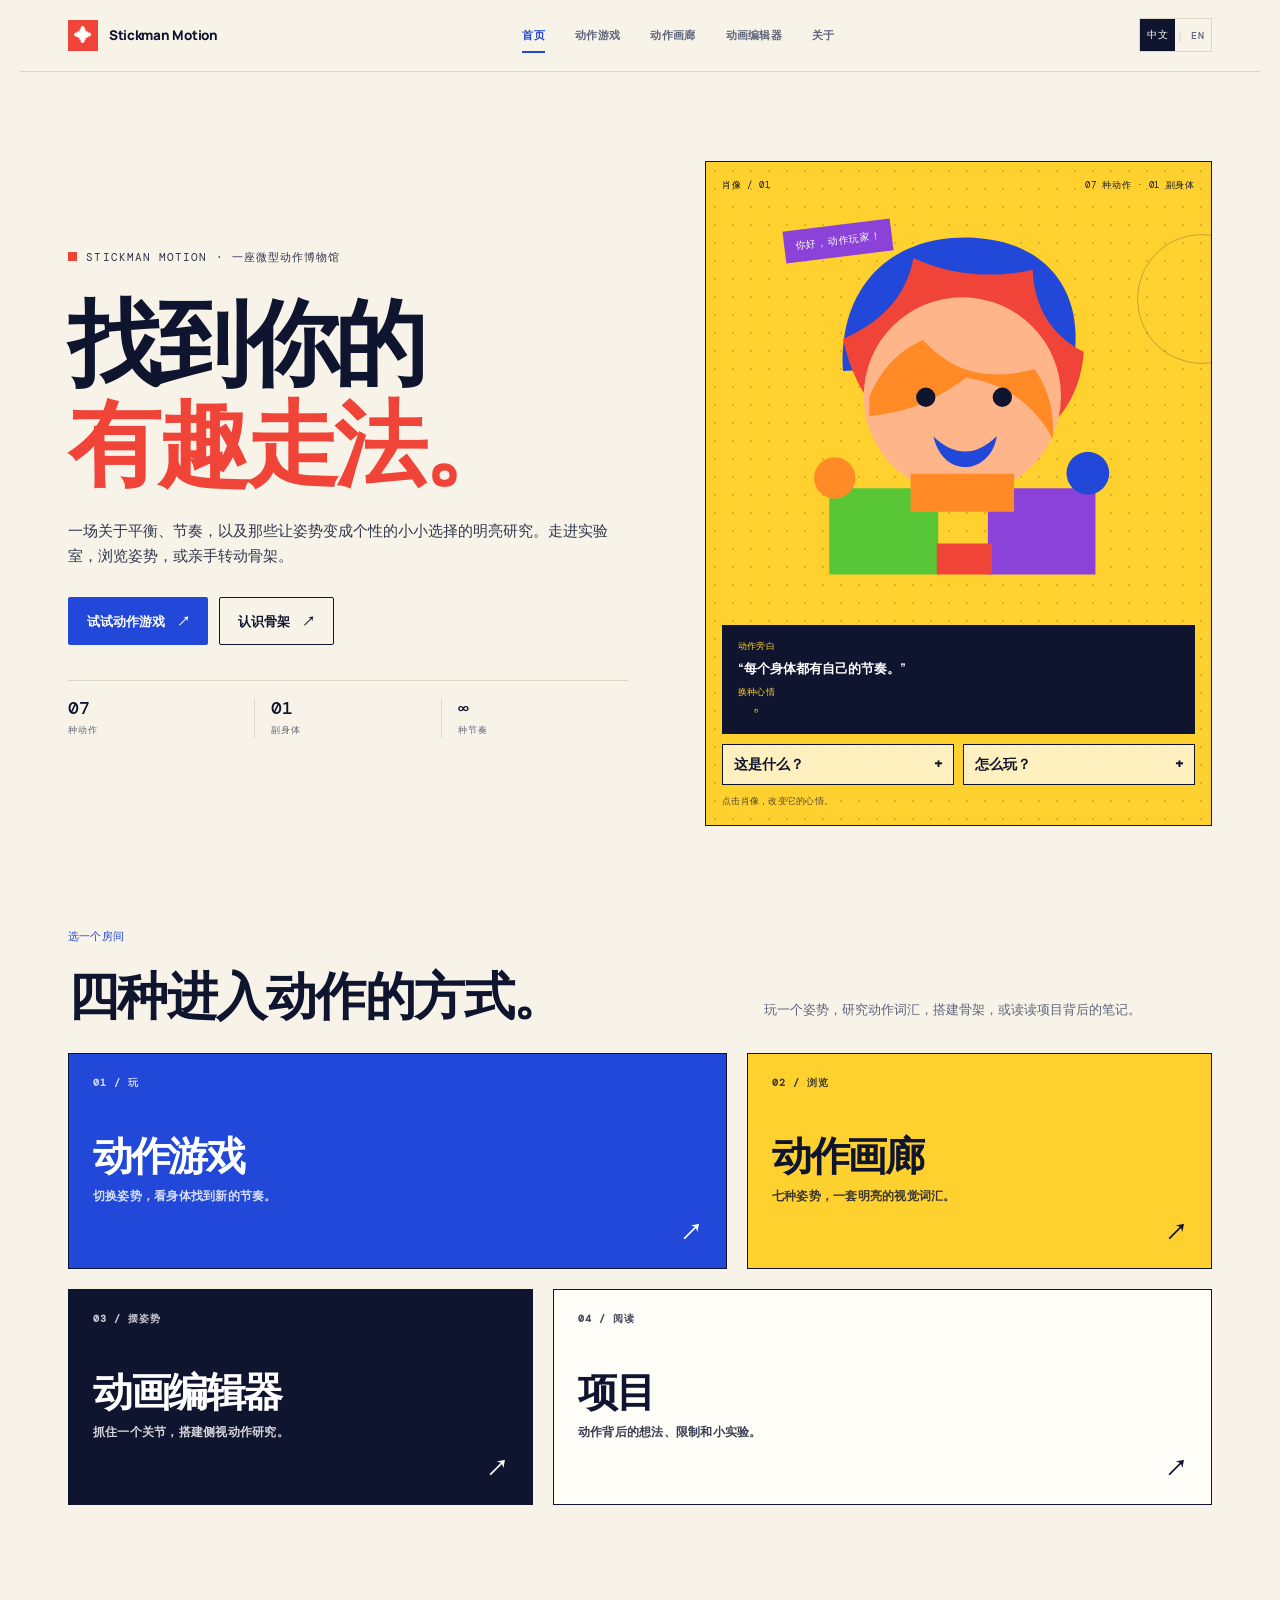
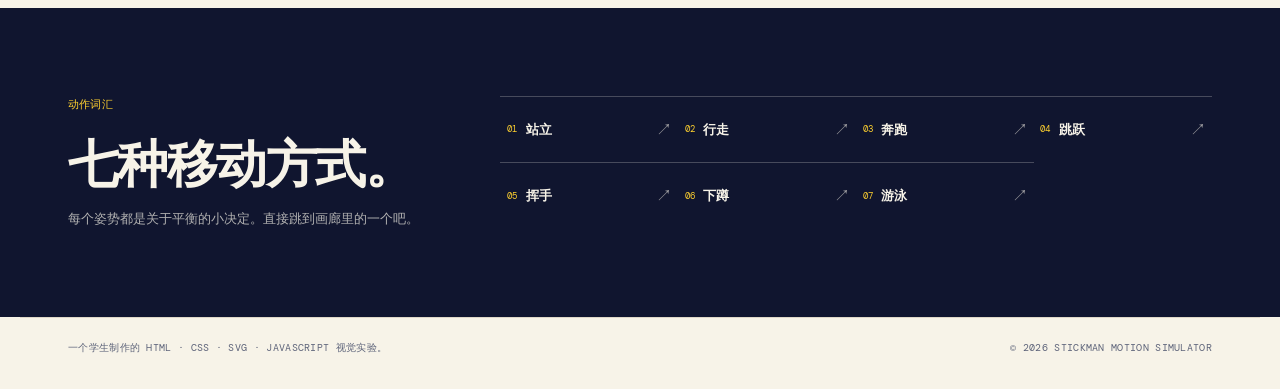
<file: index.html>
﻿<!doctype html>
<html lang="zh-CN">
<head>
  <meta charset="utf-8">
  <meta name="viewport" content="width=device-width, initial-scale=1">
  <title data-i18n="meta.home.title">Stickman Motion Simulator | Home</title>
  <meta name="description" content="A bright, playful home for exploring stickman movement." data-i18n-content="meta.home.description">
  <meta name="theme-color" content="#f7f3e8">
  <meta property="og:type" content="website">
  <meta property="og:title" content="Stickman Motion Simulator" data-i18n-content="meta.home.ogTitle">
  <meta property="og:description" content="Explore movement through bright color-block portraits and playful motion studies." data-i18n-content="meta.home.ogDescription">
  <meta property="og:url" content="https://example.com/stickman-motion-simulator/">
  <meta property="og:image" content="https://example.com/stickman-motion-simulator/og-image.svg">
  <link rel="icon" href="data:image/svg+xml,%3Csvg xmlns='http://www.w3.org/2000/svg' viewBox='0 0 64 64'%3E%3Crect width='64' height='64' fill='%232148d8'/%3E%3Ccircle cx='32' cy='32' r='17' fill='%23ffd21f'/%3E%3C/svg%3E">
  <link rel="stylesheet" href="style.css">
  <script src="i18n.js"></script>
</head>
<body class="home-page">
  <a class="skip-link" href="#home-main" data-i18n="common.skip">Skip to content</a>
  <header class="site-header home-header">
    <a class="brand" href="index.html" aria-label="Stickman Motion Simulator home" data-i18n-aria-label="common.brandHome"><span class="brand-mark" aria-hidden="true">✦</span><span>Stickman Motion</span></a>
    <nav aria-label="Primary navigation" data-i18n-aria-label="common.primaryNav">
      <a aria-current="page" href="index.html" data-i18n="common.nav.home">Home</a><a href="simulator.html" data-i18n="common.nav.simulator">Simulator</a><a href="gallery.html" data-i18n="common.nav.gallery">Gallery</a><a href="animator.html" data-i18n="common.nav.animator">Animator</a><a href="about.html" data-i18n="common.nav.about">About</a>
    </nav>
    <div class="language-switch" role="group" aria-label="Language" data-i18n-aria-label="common.language">
      <button type="button" data-language="zh-CN" lang="zh-CN" aria-label="简体中文" data-i18n-aria-label="common.switchToChinese" aria-pressed="true">中文</button>
      <span class="language-separator" aria-hidden="true">|</span>
      <button type="button" data-language="en" lang="en" aria-label="English" data-i18n-aria-label="common.switchToEnglish" aria-pressed="false">EN</button>
    </div>

  </header>

  <main id="home-main" class="home-canvas">
    <section class="home-hero" aria-labelledby="home-title">
      <div class="home-copy">
        <p class="home-kicker" data-i18n="home.kicker">Stickman Motion · A tiny movement museum</p>
        <h1 id="home-title" data-i18n-html="home.title">Find your<br><span>funny walk.</span></h1>
        <p class="home-lede" data-i18n="home.lede">A bright study of balance, rhythm, and the small choices that turn a pose into a personality. Step into the lab, browse the poses, or take the rig for a spin.</p>
        <div class="home-actions">
          <a class="button button-primary" href="simulator.html"><span data-i18n="home.trySimulator">Try the simulator</span> <span aria-hidden="true">↗</span></a>
          <a class="button button-secondary" href="animator.html"><span data-i18n="home.meetRig">Meet the rig</span> <span aria-hidden="true">↗</span></a>
        </div>
        <dl class="home-stats" aria-label="Project facts" data-i18n-aria-label="home.statsAria">
          <div><dt>07</dt><dd data-i18n="home.stats.motions">motions</dd></div>
          <div><dt>01</dt><dd data-i18n="home.stats.body">body</dd></div>
          <div><dt>∞</dt><dd data-i18n="home.stats.rhythms">rhythms</dd></div>
        </dl>
      </div>

      <div class="home-stage">
        <div class="home-stage-top">
          <span class="stage-index" data-i18n="home.stage.index">Portrait / 01</span>
          <span class="home-counter" data-i18n="home.stage.counter">07 motions · 01 body</span>
        </div>
        <div class="portrait-wrap">
          <p class="portrait-label" data-i18n="home.portrait.label">Hello, mover!</p>
          <svg id="home-portrait" class="portrait" viewBox="0 0 520 580" role="button" tabindex="0" aria-label="Change the portrait's mood" aria-describedby="portrait-desc" data-i18n-aria-label="home.portrait.aria">
            <title id="portrait-title" data-i18n="home.portrait.title">A bright color-block portrait</title>
            <desc id="portrait-desc" data-i18n="home.portrait.desc">A playful head made from cobalt blue, tomato red, orange, green, and purple shapes.</desc>
            <path fill="#2148d8" d="M92 235C85 105 170 34 286 42c115 8 162 95 137 196-36-38-70-51-118-47-77 6-133 41-213 44z"/>
            <path fill="#f04438" d="M92 188c49-20 92-58 102-117 51 24 113 31 173 17 2 50 24 94 74 119-5 80-60 145-150 145-111 0-177-61-199-164z"/>
            <circle fill="#ffb58a" cx="265" cy="271" r="143"/>
            <path fill="#ff8a26" d="M130 273c18-43 44-68 78-83 42 46 92 61 162 42 20 29 29 63 26 101-26-49-69-81-126-88-46 33-84 50-140 55z"/>
            <circle class="portrait-eye" fill="#10152f" cx="212" cy="273" r="14"/><circle class="portrait-eye" fill="#10152f" cx="323" cy="273" r="14"/>
            <path class="portrait-mouth" fill="#2148d8" d="M223 330c30 29 62 29 92-1-8 54-76 66-92 1z"/>
            <path fill="#58c637" d="M72 405h158v125H72z"/><path fill="#8b42d8" d="M302 405h156v125H302z"/>
            <path fill="#ff8a26" d="M190 384h150v55H190z"/><circle fill="#ff8a26" cx="80" cy="390" r="30"/>
            <circle fill="#2148d8" cx="447" cy="383" r="31"/><path fill="#f04438" d="M228 485h80v45h-80z"/>
          </svg>
        </div>
        <div class="home-stage-bottom">
          <aside id="home-dialogue" class="home-dialogue" aria-live="polite">
            <span data-i18n="home.dialogue.label">VOICE NOTE</span>
            <strong>“Every body has a rhythm.”</strong>
            <button id="portrait-mood" type="button" aria-label="Change portrait mood" data-i18n-aria-label="home.dialogue.changeMoodAria"><span data-i18n="home.dialogue.changeMood">Change mood</span> <span aria-hidden="true">↻</span></button>
          </aside>
          <div class="home-note-triggers" aria-label="Field notes" data-i18n-aria-label="home.notesAria">
            <button class="bubble-note home-note" type="button" aria-controls="home-dialogue" data-message="Six simple poses. Infinite little stories." data-message-key="home.notes.whatMessage"><span data-i18n="home.notes.what">What is this?</span> <span aria-hidden="true">+</span></button>
            <button class="bubble-note bubble-note-two home-note" type="button" aria-controls="home-dialogue" data-message="Click a pose, watch it change, and make the web feel alive." data-message-key="home.notes.howMessage"><span data-i18n="home.notes.how">How to play?</span> <span aria-hidden="true">+</span></button>
          </div>
          <p class="stage-help" data-i18n="home.stage.help">Click the portrait to change its mood.</p>
        </div>
      </div>
    </section>

    <section class="home-explore" aria-labelledby="explore-title">
      <div class="home-section-head">
        <div><p class="eyebrow" data-i18n="home.explore.eyebrow">Choose a room</p><h2 id="explore-title" data-i18n="home.explore.title">Four ways into the motion.</h2></div>
        <p data-i18n="home.explore.desc">Play with a pose, study the vocabulary, build a rig, or read the notes behind the project.</p>
      </div>
      <nav class="bubble-nav home-route-grid" aria-label="Explore the project" data-i18n-aria-label="home.routesAria">
        <a class="bubble bubble-blue bubble-simulator route-card route-simulator" href="simulator.html"><span class="route-index" data-i18n="home.routes.simulator.index">01 / Play</span><strong data-i18n="home.routes.simulator.title">Simulator</strong><span class="route-copy" data-i18n="home.routes.simulator.copy">Switch poses and watch the body find a new rhythm.</span><i aria-hidden="true">↗</i></a>
        <a class="bubble bubble-yellow bubble-gallery route-card route-gallery" href="gallery.html"><span class="route-index" data-i18n="home.routes.gallery.index">02 / Browse</span><strong data-i18n="home.routes.gallery.title">Gallery</strong><span class="route-copy" data-i18n="home.routes.gallery.copy">Seven poses, one bright visual vocabulary.</span><i aria-hidden="true">↗</i></a>
        <a class="bubble bubble-purple bubble-animator route-card route-animator" href="animator.html"><span class="route-index" data-i18n="home.routes.animator.index">03 / Pose</span><strong data-i18n="home.routes.animator.title">Animator</strong><span class="route-copy" data-i18n="home.routes.animator.copy">Grab a joint and build a side-view movement study.</span><i aria-hidden="true">↗</i></a>
        <a class="bubble bubble-green bubble-about route-card route-about" href="about.html"><span class="route-index" data-i18n="home.routes.about.index">04 / Read</span><strong data-i18n="home.routes.about.title">The project</strong><span class="route-copy" data-i18n="home.routes.about.copy">The ideas, constraints, and small experiments behind the motion.</span><i aria-hidden="true">↗</i></a>
      </nav>
    </section>

    <section class="home-index" aria-labelledby="index-title">
      <div class="home-index-copy">
        <p class="eyebrow" data-i18n="home.index.eyebrow">Movement vocabulary</p>
        <h2 id="index-title" data-i18n="home.index.title">Seven ways to move.</h2>
        <p data-i18n="home.index.desc">Every pose is a small decision about balance. Jump straight to one in the gallery.</p>
      </div>
      <ol class="motion-index">
        <li><a href="gallery.html#motion-stand"><span>01</span><strong data-i18n="motions.stand.label">Stand</strong><i aria-hidden="true">↗</i></a></li>
        <li><a href="gallery.html#motion-walk"><span>02</span><strong data-i18n="motions.walk.label">Walk</strong><i aria-hidden="true">↗</i></a></li>
        <li><a href="gallery.html#motion-run"><span>03</span><strong data-i18n="motions.run.label">Run</strong><i aria-hidden="true">↗</i></a></li>
        <li><a href="gallery.html#motion-jump"><span>04</span><strong data-i18n="motions.jump.label">Jump</strong><i aria-hidden="true">↗</i></a></li>
        <li><a href="gallery.html#motion-wave"><span>05</span><strong data-i18n="motions.wave.label">Wave</strong><i aria-hidden="true">↗</i></a></li>
        <li><a href="gallery.html#motion-squat"><span>06</span><strong data-i18n="motions.squat.label">Squat</strong><i aria-hidden="true">↗</i></a></li>
        <li><a href="gallery.html#motion-swim"><span>07</span><strong data-i18n="motions.swim.label">Swim</strong><i aria-hidden="true">↗</i></a></li>
      </ol>
    </section>
  </main>

  <footer class="site-footer home-footer page-shell">
    <p data-i18n="common.footer.home">A student-made visual experiment in HTML · CSS · SVG · JavaScript.</p>
    <p data-i18n="common.copyright">© 2026 Stickman Motion Simulator</p>
  </footer>
  <script src="script.js"></script>
</body>
</html>
</file>
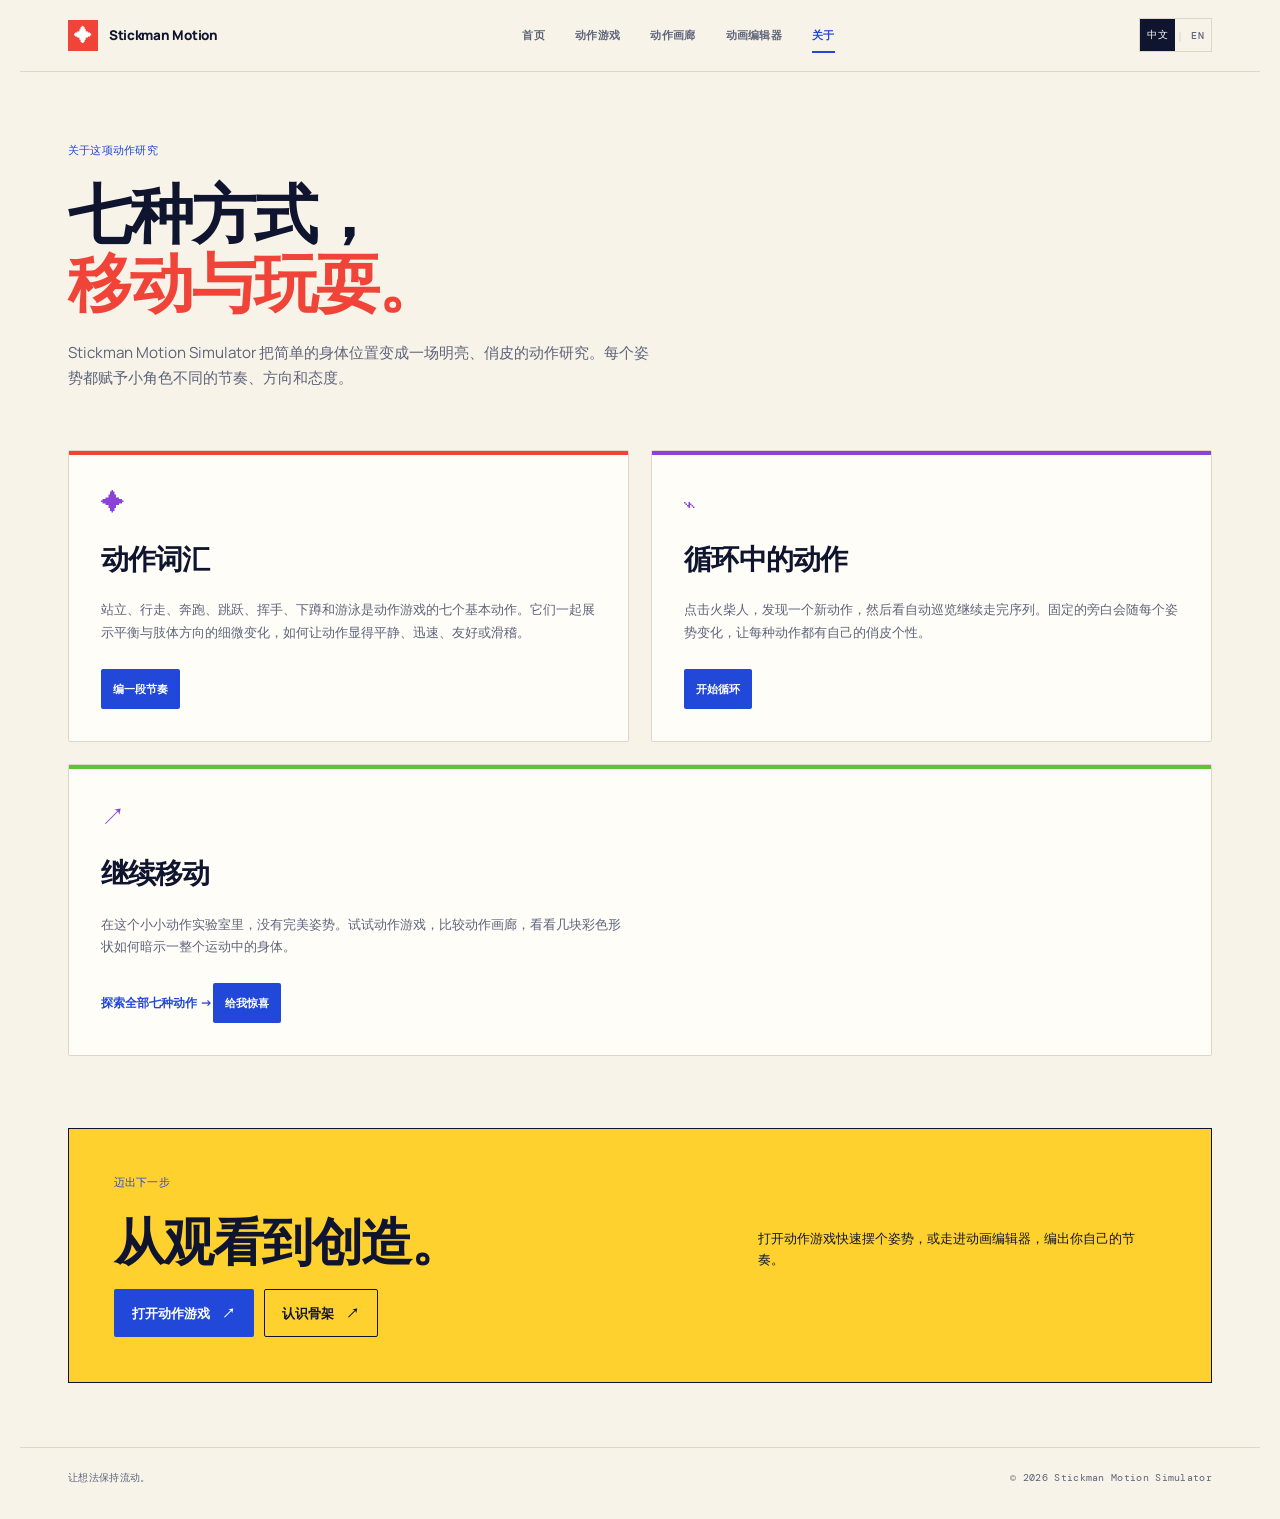
<file: about.html>
﻿<!doctype html>
<html lang="zh-CN">
<head>
  <meta charset="utf-8">
  <meta name="viewport" content="width=device-width, initial-scale=1">
  <title data-i18n="meta.about.title">About | Stickman Motion Simulator</title>
  <meta name="description" content="Learn how Stickman Motion Simulator turns seven playful movements into an interactive motion study." data-i18n-content="meta.about.description">
  <meta name="theme-color" content="#f7f3e8">
  <meta property="og:type" content="website">
  <meta property="og:title" content="About | Stickman Motion Simulator" data-i18n-content="meta.about.ogTitle">
  <meta property="og:description" content="Discover the movement ideas behind seven playful stickman actions." data-i18n-content="meta.about.ogDescription">
  <meta property="og:url" content="https://example.com/stickman-motion-simulator/about.html">
  <meta property="og:image" content="https://example.com/stickman-motion-simulator/og-image.svg">
  <link rel="icon" href="data:image/svg+xml,%3Csvg xmlns='http://www.w3.org/2000/svg' viewBox='0 0 64 64'%3E%3Crect width='64' height='64' rx='18' fill='%235b6ee1'/%3E%3Ccircle cx='32' cy='18' r='7' fill='white'/%3E%3Cpath d='M32 27v18M20 35l12 5 12-5M24 56l8-11 8 11' fill='none' stroke='white' stroke-width='5' stroke-linecap='round' stroke-linejoin='round'/%3E%3C/svg%3E">
  <link rel="stylesheet" href="style.css">
  <script src="i18n.js"></script>
</head>
<body class="about-body">
  <a class="skip-link" href="#main-content" data-i18n="common.skip">Skip to content</a>
  <header class="site-header">
    <a class="brand" href="index.html" aria-label="Stickman Motion Simulator home" data-i18n-aria-label="common.brandHome"><span class="brand-mark" aria-hidden="true">✦</span><span>Stickman Motion</span></a>
    <nav aria-label="Primary navigation" data-i18n-aria-label="common.primaryNav"><a href="index.html" data-i18n="common.nav.home">Home</a><a href="simulator.html" data-i18n="common.nav.simulator">Simulator</a><a href="gallery.html" data-i18n="common.nav.gallery">Gallery</a><a href="animator.html" data-i18n="common.nav.animator">Animator</a><a class="is-active" aria-current="page" href="about.html" data-i18n="common.nav.about">About</a></nav>
    <div class="language-switch" role="group" aria-label="Language" data-i18n-aria-label="common.language">
      <button type="button" data-language="zh-CN" lang="zh-CN" aria-label="简体中文" data-i18n-aria-label="common.switchToChinese" aria-pressed="true">中文</button>
      <span class="language-separator" aria-hidden="true">|</span>
      <button type="button" data-language="en" lang="en" aria-label="English" data-i18n-aria-label="common.switchToEnglish" aria-pressed="false">EN</button>
    </div>

  </header>
  <main id="main-content" class="page-shell about-page">
    <section class="section-heading about-heading" aria-labelledby="about-title">
      <p class="eyebrow" data-i18n="about.eyebrow">About the motion study</p>
      <h1 id="about-title" data-i18n-html="about.title">Seven ways to<br><em>move and play.</em></h1>
      <p data-i18n="about.lede">Stickman Motion Simulator turns simple body positions into a bright, playful movement study. Each pose gives a tiny character a different rhythm, direction, and attitude.</p>
    </section>
    <section class="about-grid" aria-label="Motion project details" data-i18n-aria-label="about.gridAria">
      <article class="about-panel about-interactive"><span class="panel-icon">✦</span><h2 data-i18n="about.panel1.title">Movement vocabulary</h2><p data-i18n="about.panel1.body">Stand, walk, run, jump, wave, squat, and swim are the simulator's seven basic actions. Together they show how small changes in balance and limb direction can make motion feel calm, quick, friendly, or funny.</p><button class="panel-action" type="button" aria-pressed="false" data-action-key="about.panel1.action" data-i18n="about.panel1.action">Make a rhythm</button></article>
      <article class="about-panel about-interactive"><span class="panel-icon">⌁</span><h2 data-i18n="about.panel2.title">Motion in a loop</h2><p data-i18n="about.panel2.body">Click the stickman to discover a new action, then watch the automatic tour continue through the sequence. The fixed voice note changes with every pose, giving each movement its own playful personality.</p><button class="panel-action" type="button" aria-pressed="false" data-action-key="about.panel2.action" data-i18n="about.panel2.action">Start the loop</button></article>
      <article class="about-panel panel-wide about-interactive"><span class="panel-icon">↗</span><h2 data-i18n="about.panel3.title">Keep moving</h2><p data-i18n="about.panel3.body">There is no perfect pose in this little motion lab. Try the simulator, compare the action gallery, and notice how a few colorful shapes can suggest a whole body in motion.</p><a class="text-link" href="simulator.html" data-i18n="about.panel3.link">Explore all seven movements →</a><button class="panel-action" type="button" aria-pressed="false" data-action-key="about.panel3.action" data-i18n="about.panel3.action">Surprise me</button></article>
    </section>
    <section class="about-cta" aria-labelledby="about-cta-title">
      <div><p class="eyebrow" data-i18n="about.cta.eyebrow">Take the next step</p><h2 id="about-cta-title" data-i18n="about.cta.title">Move from looking to making.</h2></div>
      <p data-i18n="about.cta.body">Open the simulator for a quick pose, or step into the animator and build a rhythm of your own.</p>
      <div class="about-cta-actions"><a class="button button-primary" href="simulator.html"><span data-i18n="about.cta.simulator">Open the simulator</span> <span aria-hidden="true">↗</span></a><a class="button button-secondary" href="animator.html"><span data-i18n="about.cta.animator">Meet the rig</span> <span aria-hidden="true">↗</span></a></div>
    </section>
  </main>
  <footer class="site-footer page-shell"><p data-i18n="common.footer.about">Keep your ideas in motion.</p><p data-i18n="common.copyright">© 2026 Stickman Motion Simulator</p></footer>
  <script src="script.js"></script>
  <script src="about.js"></script>
</body>
</html>
</file>
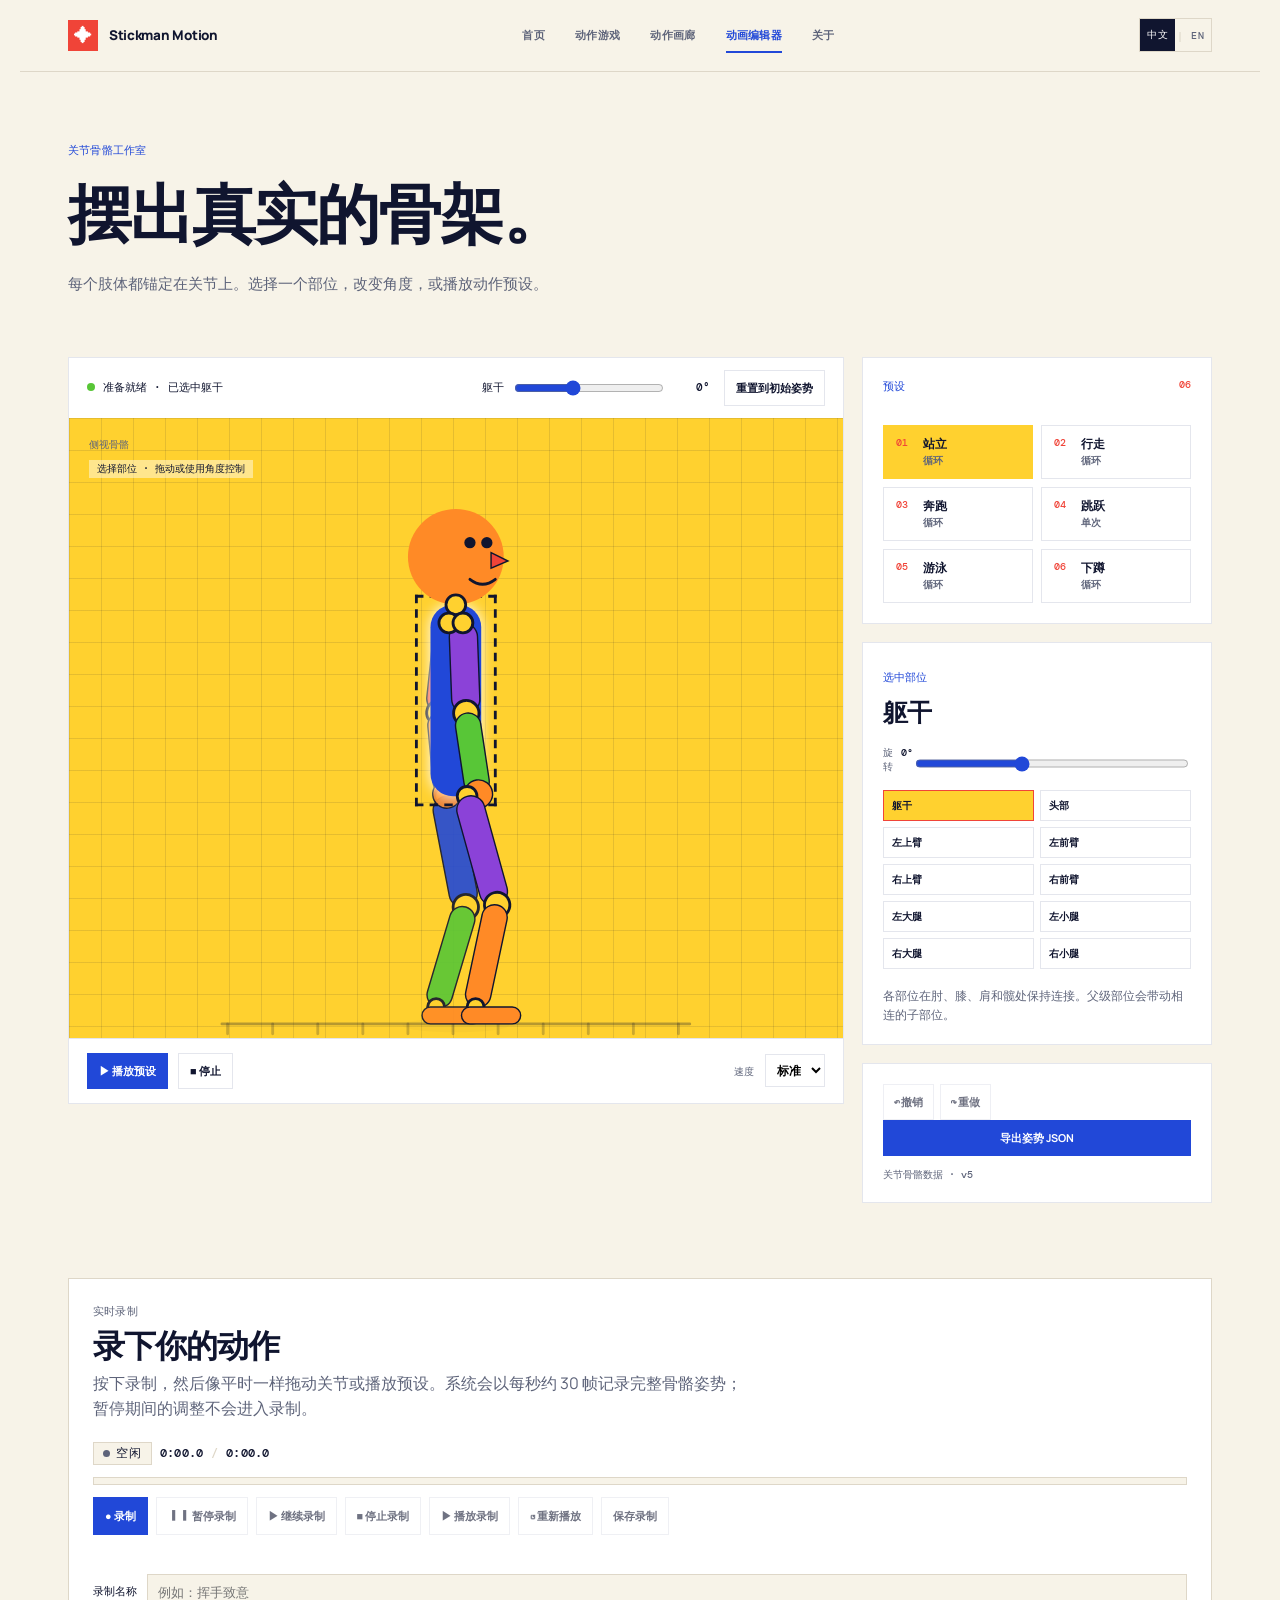
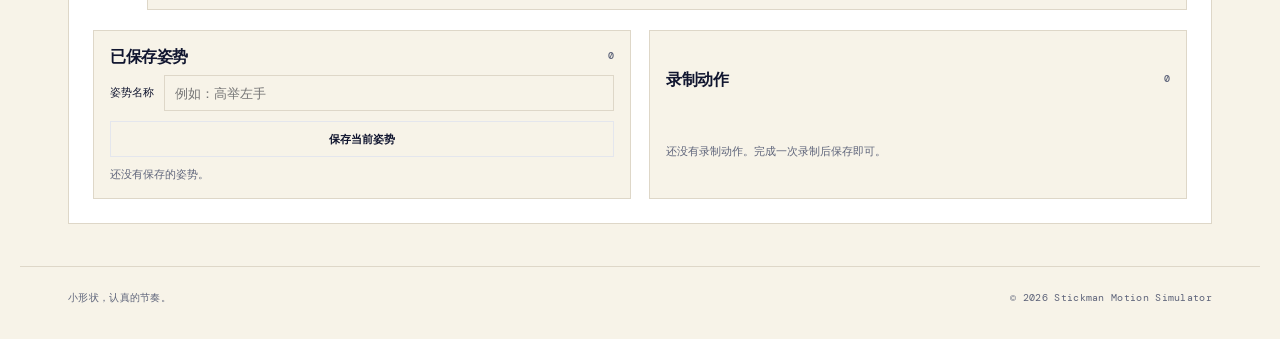
<file: animator.html>
<!doctype html>
<html lang="zh-CN">
<head>
  <meta charset="utf-8">
  <meta name="viewport" content="width=device-width, initial-scale=1">
  <title data-i18n="meta.animator.title">Animator | Stickman Motion Simulator</title>
  <meta name="description" content="Pose and animate a connected SVG stickman skeleton." data-i18n-content="meta.animator.description">
  <link rel="stylesheet" href="style.css">
  <script src="i18n.js"></script>
</head>
<body>
  <header class="site-header">
    <a class="brand" href="index.html" aria-label="Stickman Motion Simulator home" data-i18n-aria-label="common.brandHome"><span class="brand-mark" aria-hidden="true">✦</span><span>Stickman Motion</span></a>
    <nav aria-label="Primary navigation" data-i18n-aria-label="common.primaryNav">
      <a href="index.html" data-i18n="common.nav.home">Home</a><a href="simulator.html" data-i18n="common.nav.simulator">Simulator</a><a href="gallery.html" data-i18n="common.nav.gallery">Motion Gallery</a><a class="is-active" href="animator.html" data-i18n="common.nav.animator">Animator</a><a href="about.html" data-i18n="common.nav.about">About</a>
    </nav>
    <div class="language-switch" role="group" aria-label="Language" data-i18n-aria-label="common.language">
      <button type="button" data-language="zh-CN" lang="zh-CN" aria-label="简体中文" data-i18n-aria-label="common.switchToChinese" aria-pressed="true">中文</button>
      <span class="language-separator" aria-hidden="true">|</span>
      <button type="button" data-language="en" lang="en" aria-label="English" data-i18n-aria-label="common.switchToEnglish" aria-pressed="false">EN</button>
    </div>

  </header>
  <main class="page-shell animator-page">
    <section class="section-heading animator-heading" aria-labelledby="animator-title">
      <p class="eyebrow" data-i18n="animator.eyebrow">Connected skeleton studio</p>
      <h1 id="animator-title" data-i18n="animator.title">Pose a real skeleton.</h1>
      <p data-i18n="animator.lede">Every limb is anchored to a joint. Select a segment, change its angle, or play a movement preset.</p>
    </section>
    <section class="animator-workspace" aria-label="Stickman animator" data-i18n-aria-label="animator.workspaceAria">
      <article class="animator-canvas-card">
        <div class="animator-topbar">
          <div><span class="studio-dot"></span><span id="animator-status" aria-live="polite">Ready · select a segment</span></div>
          <label class="inline-angle" for="inline-angle"><span id="inline-selected">Torso</span><input id="inline-angle" type="range" min="-180" max="180" value="0"><output id="inline-angle-value">0°</output></label>
          <button id="animator-reset" class="editor-button" type="button" data-i18n="animator.resetInitial">Reset to initial pose</button>
        </div>
        <div id="animator-stage" class="animator-stage animator-stage-v2">
          <div class="stage-grid-lines" aria-hidden="true"></div>
          <span class="stage-label" data-i18n="animator.rigLabel">SIDE-VIEW RIG</span>
          <svg id="editor-stickman" class="editor-stickman editor-stickman-v2" viewBox="0 0 360 440" preserveAspectRatio="xMidYMax meet" role="img" aria-labelledby="editor-title editor-desc">
            <title id="editor-title" data-i18n="animator.svg.title">Connected stickman skeleton</title>
            <desc id="editor-desc" data-i18n="animator.svg.desc">A hip-rooted side-view skeleton with selectable head, torso, upper limbs, forearms, thighs, and shins. Feet are positioned by two-bone IK.</desc>
            <g id="animator-ground-layer" aria-hidden="true">
              <ellipse id="animator-shadow" cx="180" cy="431" rx="38" ry="5"></ellipse>
              <g id="animator-ground-ticks"></g>
              <line class="animator-ground-line" x1="14" y1="430" x2="346" y2="430"></line>
            </g>
            <g id="editor-camera">
              <g id="editor-character" transform="translate(180 268.5)">
                <!-- Far leg: drawn behind the torso. -->
                <g class="rig-chain rig-far" data-chain="left-leg" transform="translate(-8 0)">
                  <circle class="rig-joint rig-hip" r="7"></circle>
                  <g class="rig-part" data-part="left-thigh" data-angle="0" data-base="">
                    <rect class="rig-leg rig-blue" x="-10" y="0" width="20" height="80" rx="10"></rect><circle class="rig-joint" cy="80" r="9"></circle><rect class="rig-pick" data-pick="left-thigh" x="-24" y="-4" width="48" height="88"></rect>
                    <g class="rig-part" data-part="left-shin" data-angle="0" data-base="translate(0 80)">
                      <rect class="rig-leg rig-green" x="-9" y="0" width="18" height="74" rx="9"></rect><rect class="rig-pick" data-pick="left-shin" x="-23" y="-4" width="46" height="82"></rect>
                      <g class="rig-auto rig-ankle" data-ankle="left" data-base="translate(0 74)" transform="translate(0 74)">
                        <circle class="rig-joint" r="6"></circle><rect class="rig-foot" x="-10" y="0" width="42" height="12" rx="6"></rect>
                      </g>
                    </g>
                  </g>
                </g>
                <!-- Upper body rotates around the hip joint, not around the canvas centre. -->
                <g id="editor-upper-body">
                  <!-- Far arm: behind torso. -->
                  <g class="rig-chain rig-far" data-chain="left-arm" transform="translate(-5 -123)">
                    <circle class="rig-joint rig-shoulder" r="7"></circle>
                    <g class="rig-part" data-part="left-upper-arm" data-angle="0" data-base="">
                      <rect class="rig-arm rig-red" x="-10" y="0" width="20" height="64" rx="10"></rect><circle class="rig-joint" cy="64" r="9"></circle><rect class="rig-pick" data-pick="left-upper-arm" x="-22" y="-4" width="44" height="72"></rect>
                      <g class="rig-part" data-part="left-forearm" data-angle="0" data-base="translate(0 64)">
                        <rect class="rig-arm rig-orange" x="-9" y="0" width="18" height="58" rx="9"></rect><circle class="rig-hand" cy="58" r="10"></circle><rect class="rig-pick" data-pick="left-forearm" x="-20" y="-4" width="40" height="70"></rect>
                      </g>
                    </g>
                  </g>
                  <g class="rig-part" data-part="torso" data-angle="0" data-base="">
                    <rect class="rig-torso" x="-18" y="-136" width="36" height="136" rx="16"></rect><rect class="rig-pick" data-pick="torso" x="-26" y="-140" width="52" height="144"></rect>
                  </g>
                  <g class="rig-part" data-part="head" data-angle="0" data-base="translate(0 -136)">
                    <g class="rig-head-art" transform="translate(0 -34)">
                      <circle class="rig-head" r="34"></circle>
                      <circle class="rig-eye" cx="10" cy="-10" r="4"></circle><circle class="rig-eye" cx="22" cy="-10" r="4"></circle>
                      <path class="rig-nose" d="M25-3l12 6-12 5z"></path><path class="rig-mouth" d="M10 16q9 7 18 0"></path>
                    </g>
                    <circle class="rig-pick" data-pick="head" cx="0" cy="-34" r="40"></circle>
                  </g>
                  <!-- Near arm: in front of torso and head. -->
                  <g class="rig-chain rig-near" data-chain="right-arm" transform="translate(5 -123)">
                    <circle class="rig-joint rig-shoulder" r="7"></circle>
                    <g class="rig-part" data-part="right-upper-arm" data-angle="0" data-base="">
                      <rect class="rig-arm rig-purple" x="-10" y="0" width="20" height="64" rx="10"></rect><circle class="rig-joint" cy="64" r="9"></circle><rect class="rig-pick" data-pick="right-upper-arm" x="-22" y="-4" width="44" height="72"></rect>
                      <g class="rig-part" data-part="right-forearm" data-angle="0" data-base="translate(0 64)">
                        <rect class="rig-arm rig-green" x="-9" y="0" width="18" height="58" rx="9"></rect><circle class="rig-hand" cy="58" r="10"></circle><rect class="rig-pick" data-pick="right-forearm" x="-20" y="-4" width="40" height="70"></rect>
                      </g>
                    </g>
                  </g>
                  <circle class="rig-joint rig-neck-joint" cx="0" cy="-136" r="7"></circle>
                  <circle class="rig-joint rig-shoulder" cx="-5" cy="-123" r="7"></circle><circle class="rig-joint rig-shoulder" cx="5" cy="-123" r="7"></circle>
                </g>
                <!-- Near leg: drawn in front of the torso. -->
                <g class="rig-chain rig-near" data-chain="right-leg" transform="translate(8 0)">
                  <circle class="rig-joint rig-hip" r="7"></circle>
                  <g class="rig-part" data-part="right-thigh" data-angle="0" data-base="">
                    <rect class="rig-leg rig-purple" x="-10" y="0" width="20" height="80" rx="10"></rect><circle class="rig-joint" cy="80" r="9"></circle><rect class="rig-pick" data-pick="right-thigh" x="-24" y="-4" width="48" height="88"></rect>
                    <g class="rig-part" data-part="right-shin" data-angle="0" data-base="translate(0 80)">
                      <rect class="rig-leg rig-orange" x="-9" y="0" width="18" height="74" rx="9"></rect><rect class="rig-pick" data-pick="right-shin" x="-23" y="-4" width="46" height="82"></rect>
                      <g class="rig-auto rig-ankle" data-ankle="right" data-base="translate(0 74)" transform="translate(0 74)">
                        <circle class="rig-joint" r="6"></circle><rect class="rig-foot" x="-10" y="0" width="42" height="12" rx="6"></rect>
                      </g>
                    </g>
                  </g>
                </g>
              </g>
            </g>
          </svg>
          <p class="stage-instruction" data-i18n="animator.instruction">Select a segment · drag or use the angle control</p>
        </div>
        <div class="animator-transport">
          <button id="animator-play" class="editor-button editor-button-primary" type="button" data-i18n="animator.play">▶ Play preset</button>
          <button id="animator-stop" class="editor-button" type="button" data-i18n="animator.stop">■ Stop</button>
          <label for="animator-speed"><span data-i18n="animator.speed">Speed</span> <select id="animator-speed"><option value="0.7" data-i18n="animator.speed.slow">Slow</option><option value="1" selected data-i18n="animator.speed.balanced">Balanced</option><option value="1.35" data-i18n="animator.speed.fast">Fast</option></select></label>
        </div>
      </article>
      <aside class="animator-inspector">
        <section class="inspector-card">
          <div class="inspector-heading"><span class="eyebrow" data-i18n="animator.presets">Presets</span><span class="preset-count">06</span></div>
          <div class="preset-grid preset-grid-v2">
            <button class="preset-button" type="button" data-preset="stand"><b>01</b><span data-i18n="motions.stand.label">Stand</span><i data-i18n="animator.preset.loop">Loop</i></button>
            <button class="preset-button" type="button" data-preset="walk"><b>02</b><span data-i18n="motions.walk.label">Walk</span><i data-i18n="animator.preset.loop">Loop</i></button>
            <button class="preset-button" type="button" data-preset="run"><b>03</b><span data-i18n="motions.run.label">Run</span><i data-i18n="animator.preset.loop">Loop</i></button>
            <button class="preset-button" type="button" data-preset="jump"><b>04</b><span data-i18n="motions.jump.label">Jump</span><i data-i18n="animator.preset.once">Once</i></button>
            <button class="preset-button" type="button" data-preset="swim"><b>05</b><span data-i18n="motions.swim.label">Swim</span><i data-i18n="animator.preset.loop">Loop</i></button>
            <button class="preset-button" type="button" data-preset="squat"><b>06</b><span data-i18n="motions.squat.label">Squat</span><i data-i18n="animator.preset.loop">Loop</i></button>
          </div>
        </section>
        <section class="inspector-card selected-card">
          <span class="eyebrow" data-i18n="animator.selected">Selected segment</span>
          <h2 id="selected-part">Torso</h2>
          <label class="angle-control-v2" for="part-angle"><span data-i18n="animator.rotation">Rotation</span> <output id="angle-value">0°</output><input id="part-angle" type="range" min="-180" max="180" value="0"></label>
          <div id="part-picker" class="part-picker" aria-label="Select a body segment" data-i18n-aria-label="animator.partPickerAria"></div>
          <p data-i18n="animator.partsHint">Segments stay attached at the elbow, knee, shoulder, and hip. A parent segment carries its connected child.</p>
        </section>
        <section class="inspector-card">
          <div class="history-controls" role="group" aria-label="Undo and redo" data-i18n-aria-label="animator.edit.historyAria">
            <button id="animator-undo" class="editor-button editor-button-icon" type="button" disabled title="Undo the last pose change" data-i18n="animator.edit.undo" data-i18n-title="animator.edit.undoHint">↶ Undo</button>
            <button id="animator-redo" class="editor-button editor-button-icon" type="button" disabled title="Redo the undone pose change" data-i18n="animator.edit.redo" data-i18n-title="animator.edit.redoHint">↷ Redo</button>
          </div>
          <button id="animator-export" class="editor-button editor-button-primary editor-button-wide" type="button" data-i18n="animator.export">Export pose JSON</button>
          <p id="export-status" class="export-status" aria-live="polite">Connected skeleton data · v5</p>
        </section>
      </aside>
    </section>
    <section class="recording-panel" aria-labelledby="recording-title">
      <header class="recording-heading">
        <p class="eyebrow" data-i18n="animator.rec.eyebrow">Live recording</p>
        <h2 id="recording-title" data-i18n="animator.rec.title">Record your movement</h2>
        <p data-i18n="animator.rec.lede">Press record, then drag joints or play a preset as usual. The rig is sampled at about 30 frames per second; adjustments made while paused are not recorded.</p>
      </header>
      <div class="rec-transport" role="group" aria-label="Recording and playback controls" data-i18n-aria-label="animator.rec.transportAria">
        <div class="rec-readout">
          <span id="rec-state" class="rec-state" data-state="idle">Idle</span>
          <span id="rec-time" class="rec-time">0:00.0</span>
          <span class="rec-time-sep" aria-hidden="true">/</span>
          <span id="rec-total" class="rec-time">0:00.0</span>
        </div>
        <div class="rec-bar" aria-hidden="true"><span id="rec-bar-fill" class="rec-bar-fill"></span></div>
        <div class="rec-buttons">
          <button id="rec-record" class="editor-button editor-button-primary" type="button" data-i18n="animator.rec.record">● Record</button>
          <button id="rec-pause" class="editor-button" type="button" disabled data-i18n="animator.rec.pauseRecord">❙❙ Pause rec.</button>
          <button id="rec-resume" class="editor-button" type="button" disabled data-i18n="animator.rec.resumeRecord">▶ Resume rec.</button>
          <button id="rec-stop" class="editor-button" type="button" disabled data-i18n="animator.rec.stop">■ Stop rec.</button>
          <button id="rec-play" class="editor-button" type="button" disabled data-i18n="animator.rec.play">▶ Play recording</button>
          <button id="rec-replay" class="editor-button" type="button" disabled data-i18n="animator.rec.replay">↺ Replay</button>
          <button id="rec-save" class="editor-button" type="button" disabled data-i18n="animator.rec.save">Save recording</button>
        </div>
        <p id="rec-message" class="rec-message" role="status" aria-live="polite"></p>
        <label class="rec-name" for="rec-name"><span data-i18n="animator.rec.nameLabel">Recording name</span>
          <input id="rec-name" type="text" maxlength="60" placeholder="e.g. Wave hello" data-i18n-placeholder="animator.rec.namePlaceholder">
        </label>
      </div>
      <div class="rec-libraries">
        <section class="rec-library" aria-labelledby="pose-library-title">
          <div class="rec-library-head">
            <h3 id="pose-library-title" data-i18n="animator.pose.library">Saved poses</h3>
            <span id="pose-count" class="rec-count">0</span>
          </div>
          <label class="rec-name" for="pose-name"><span data-i18n="animator.pose.nameLabel">Pose name</span>
            <input id="pose-name" type="text" maxlength="60" placeholder="e.g. Left arm up" data-i18n-placeholder="animator.pose.namePlaceholder">
          </label>
          <button id="pose-save" class="editor-button editor-button-wide" type="button" data-i18n="animator.pose.save">Save current pose</button>
          <ul id="pose-list" class="rec-list" aria-label="Saved poses" data-i18n-aria-label="animator.pose.libraryAria"></ul>
        </section>
        <section class="rec-library" aria-labelledby="rec-library-title">
          <div class="rec-library-head">
            <h3 id="rec-library-title" data-i18n="animator.rec.library">Recordings</h3>
            <span id="rec-count" class="rec-count">0</span>
          </div>
          <ul id="rec-list" class="rec-list" aria-label="Saved recordings" data-i18n-aria-label="animator.rec.libraryAria"></ul>
        </section>
      </div>
    </section>
  </main>
  <footer class="site-footer page-shell"><p data-i18n="common.footer.animator">Small shapes, serious rhythm.</p><p data-i18n="common.copyright">© 2026 Stickman Motion Simulator</p></footer>
  <script src="script.js"></script>
  <script src="animator-recording-core.js"></script>
  <script src="animator.js"></script>
</body>
</html>
</file>
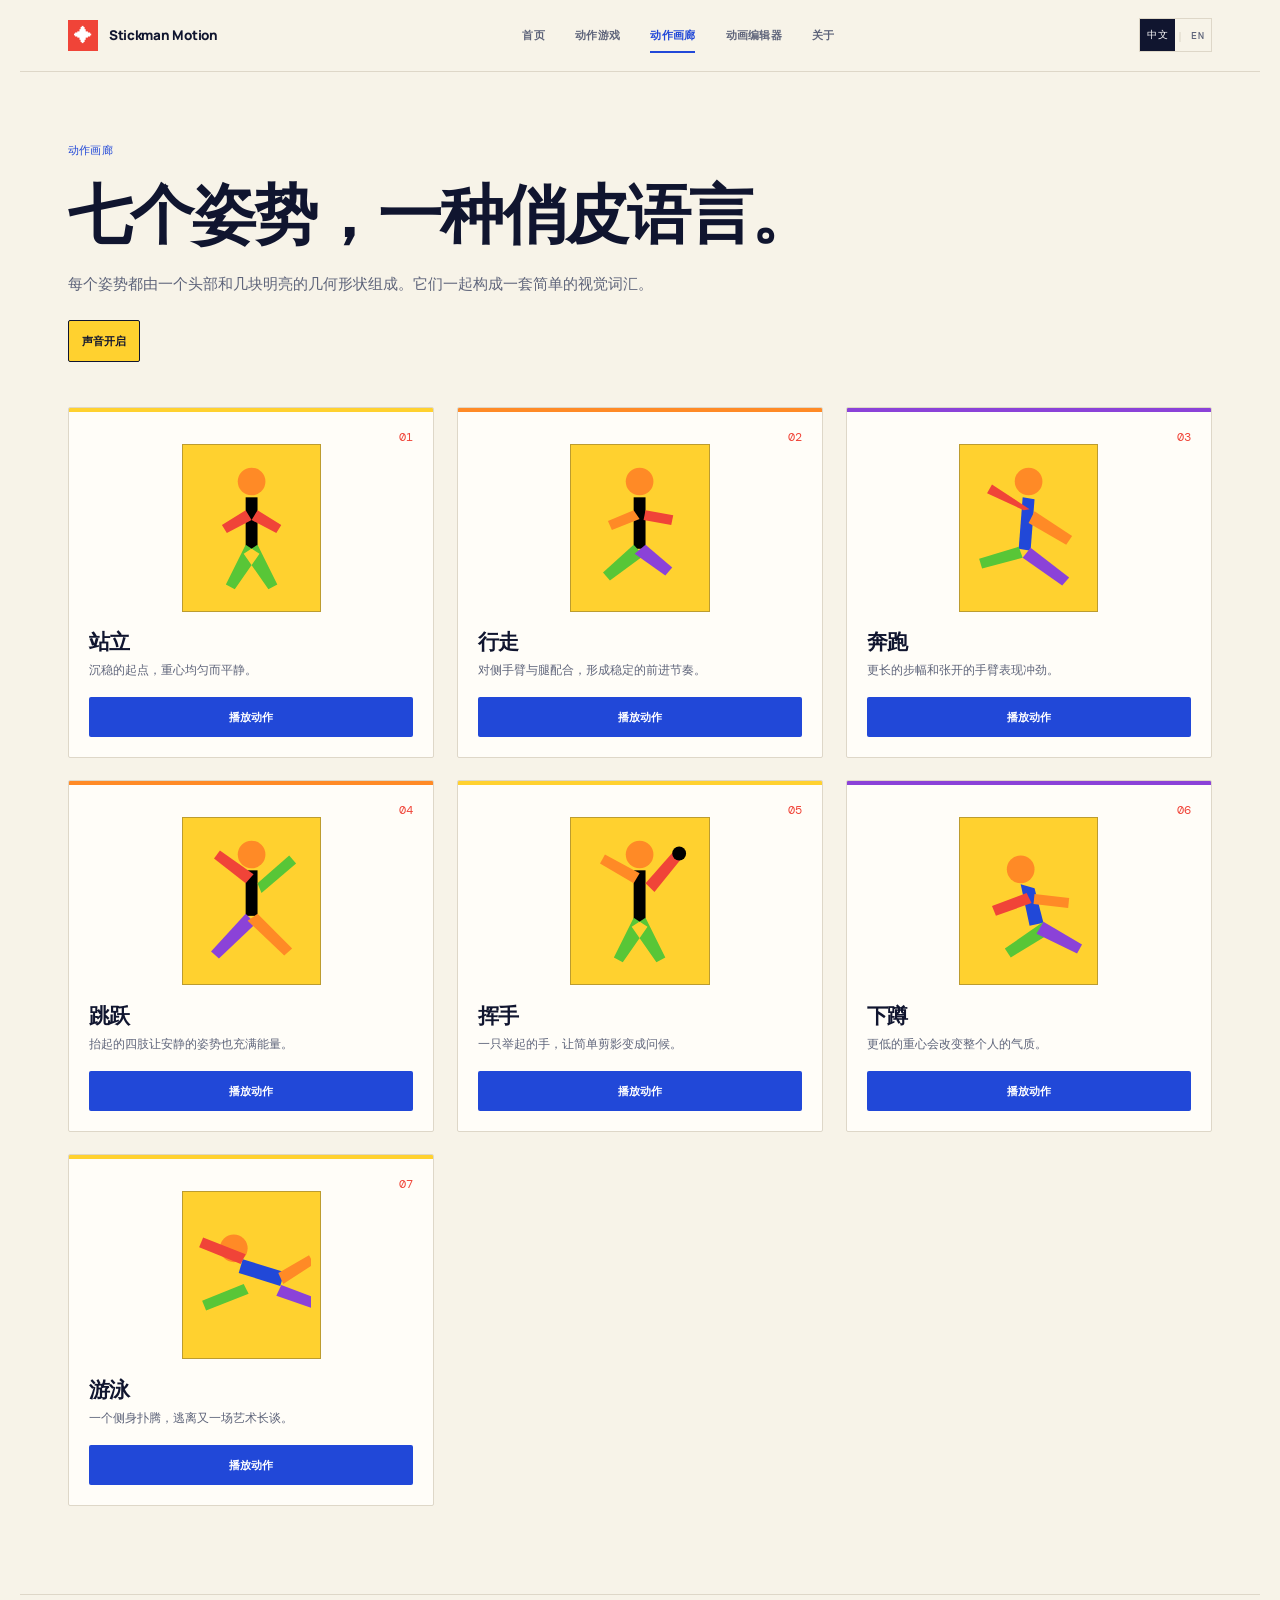
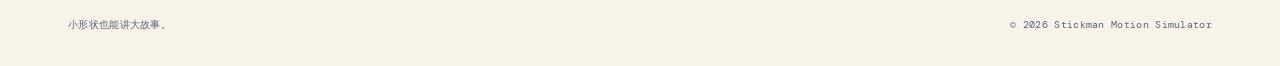
<file: gallery.html>
﻿<!doctype html>
<html lang="zh-CN">
<head>
  <meta charset="utf-8"><meta name="viewport" content="width=device-width, initial-scale=1">
  <title data-i18n="meta.gallery.title">Gallery | Stickman Motion Simulator</title>
  <meta name="description" content="Browse seven color-block stickman motions in the motion gallery." data-i18n-content="meta.gallery.description">
  <meta name="theme-color" content="#f7f3e8">
  <meta property="og:type" content="website"><meta property="og:title" content="Motion Gallery | Stickman Motion Simulator" data-i18n-content="meta.gallery.ogTitle"><meta property="og:description" content="A visual catalog of seven bright color-block stickman motions." data-i18n-content="meta.gallery.ogDescription"><meta property="og:url" content="https://example.com/stickman-motion-simulator/gallery.html"><meta property="og:image" content="https://example.com/stickman-motion-simulator/og-image.svg">
  <link rel="icon" href="data:image/svg+xml,%3Csvg xmlns='http://www.w3.org/2000/svg' viewBox='0 0 64 64'%3E%3Crect width='64' height='64' fill='%232148d8'/%3E%3Ccircle cx='32' cy='32' r='17' fill='%23ffd21f'/%3E%3C/svg%3E">
  <link rel="stylesheet" href="style.css">
  <script src="i18n.js"></script>
</head>
<body class="gallery-body">
  <a class="skip-link" href="#main-content" data-i18n="common.skip">Skip to content</a>
  <header class="site-header"><a class="brand" href="index.html" aria-label="Stickman Motion Simulator home" data-i18n-aria-label="common.brandHome"><span class="brand-mark" aria-hidden="true">✦</span><span>Stickman Motion</span></a><nav aria-label="Primary navigation" data-i18n-aria-label="common.primaryNav"><a href="index.html" data-i18n="common.nav.home">Home</a><a href="simulator.html" data-i18n="common.nav.simulator">Simulator</a><a class="is-active" aria-current="page" href="gallery.html" data-i18n="common.nav.gallery">Gallery</a><a href="animator.html" data-i18n="common.nav.animator">Animator</a><a href="about.html" data-i18n="common.nav.about">About</a></nav><div class="language-switch" role="group" aria-label="Language" data-i18n-aria-label="common.language"><button type="button" data-language="zh-CN" lang="zh-CN" aria-label="简体中文" data-i18n-aria-label="common.switchToChinese" aria-pressed="true">中文</button><span class="language-separator" aria-hidden="true">|</span><button type="button" data-language="en" lang="en" aria-label="English" data-i18n-aria-label="common.switchToEnglish" aria-pressed="false">EN</button></div></header>
  <main id="main-content" class="page-shell gallery-page">
    <section class="section-heading gallery-heading" aria-labelledby="gallery-title"><p class="eyebrow" data-i18n="gallery.eyebrow">The motion gallery</p><h1 id="gallery-title" data-i18n="gallery.title">Seven poses, one playful language.</h1><p data-i18n="gallery.lede">Each pose uses a head and a few bright geometric shapes. Together they create a simple visual vocabulary.</p><button id="sound-toggle" class="sound-toggle" type="button" aria-pressed="true">Sound on</button></section>
    <section class="motion-grid" aria-label="Seven stickman motions" data-i18n-aria-label="gallery.gridAria">
      <article id="motion-stand" class="motion-card" data-motion="stand"><span class="card-number">01</span><svg class="mini-stickman" viewBox="0 0 120 150" role="img" aria-label="Standing stickman" data-i18n-aria-label="motions.stand.aria"><circle class="mini-head" cx="60" cy="28" r="14"/><rect class="mini-body" x="54" y="44" width="12" height="52"/><path class="mini-limb red" d="M54 57 30 72l5 8 25-13zM66 57l24 15-5 8-25-13z"/><path class="mini-limb green" d="m54 92-20 40 9 5 25-36zM66 92l20 40-9 5-25-36z"/></svg><h2 data-i18n="motions.stand.cardTitle">Standing</h2><p data-i18n="motions.stand.description">A grounded starting point with calm, even weight.</p><button class="motion-play" type="button" aria-pressed="false">Play motion</button></article>
      <article id="motion-walk" class="motion-card" data-motion="walk"><span class="card-number">02</span><svg class="mini-stickman" viewBox="0 0 120 150" role="img" aria-label="Walking stickman" data-i18n-aria-label="motions.walk.aria"><circle class="mini-head" cx="60" cy="28" r="14"/><rect class="mini-body" x="54" y="44" width="12" height="52"/><path class="mini-limb orange" d="M54 57 28 68l4 9 28-11z"/><path class="mini-limb red" d="M66 57l28 5-2 10-28-5z"/><path class="mini-limb green" d="m54 92-31 28 7 8 34-25z"/><path class="mini-limb purple" d="m66 92 27 23-7 8-31-22z"/></svg><h2 data-i18n="motions.walk.cardTitle">Walking</h2><p data-i18n="motions.walk.description">Opposite arms and legs suggest a steady forward rhythm.</p><button class="motion-play" type="button" aria-pressed="false">Play motion</button></article>
      <article id="motion-run" class="motion-card" data-motion="run"><span class="card-number">03</span><svg class="mini-stickman" viewBox="0 0 120 150" role="img" aria-label="Running stickman" data-i18n-aria-label="motions.run.aria"><circle class="mini-head" cx="60" cy="28" r="14"/><path class="mini-body blue" d="m54 44 12 2-4 52-12-2z"/><path class="mini-limb red" d="m55 57-37-17 5-9 38 25z"/><path class="mini-limb orange" d="m66 58 38 25-6 9-38-22z"/><path class="mini-limb green" d="m50 94-40 12 3 10 41-11z"/><path class="mini-limb purple" d="m62 95 39 30-7 8-40-28z"/></svg><h2 data-i18n="motions.run.cardTitle">Running</h2><p data-i18n="motions.run.description">A longer stride and open arms capture momentum.</p><button class="motion-play" type="button" aria-pressed="false">Play motion</button></article>
      <article id="motion-jump" class="motion-card" data-motion="jump"><span class="card-number">04</span><svg class="mini-stickman" viewBox="0 0 120 150" role="img" aria-label="Jumping stickman" data-i18n-aria-label="motions.jump.aria"><circle class="mini-head" cx="60" cy="28" r="14"/><rect class="mini-body" x="54" y="44" width="12" height="46"/><path class="mini-limb red" d="m54 57-32-25 6-8 34 24z"/><path class="mini-limb green" d="m66 57 32-28 7 8-35 30z"/><path class="mini-limb purple" d="m54 88-35 38 8 7 37-35z"/><path class="mini-limb orange" d="m66 88 35 35-8 7-37-35z"/></svg><h2 data-i18n="motions.jump.cardTitle">Jumping</h2><p data-i18n="motions.jump.description">Lifted limbs make a quiet pose feel full of energy.</p><button class="motion-play" type="button" aria-pressed="false">Play motion</button></article>
      <article id="motion-wave" class="motion-card" data-motion="wave"><span class="card-number">05</span><svg class="mini-stickman" viewBox="0 0 120 150" role="img" aria-label="Waving stickman" data-i18n-aria-label="motions.wave.aria"><circle class="mini-head" cx="60" cy="28" r="14"/><rect class="mini-body" x="54" y="44" width="12" height="52"/><path class="mini-limb orange" d="m54 57-34-20 5-9 35 19z"/><path class="mini-limb red" d="m66 57 30-34 8 7-29 36z"/><circle class="mini-hand orange" cx="100" cy="27" r="7"/><path class="mini-limb green" d="m54 92-20 40 9 5 25-36zM66 92l20 40-9 5-25-36z"/></svg><h2 data-i18n="motions.wave.cardTitle">Waving</h2><p data-i18n="motions.wave.description">A raised hand turns a simple silhouette into a greeting.</p><button class="motion-play" type="button" aria-pressed="false">Play motion</button></article>
      <article id="motion-squat" class="motion-card" data-motion="squat"><span class="card-number">06</span><svg class="mini-stickman" viewBox="0 0 120 150" role="img" aria-label="Squatting stickman" data-i18n-aria-label="motions.squat.aria"><circle class="mini-head" cx="52" cy="43" r="14"/><path class="mini-body blue" d="m52 58 14 4 9 35-14 3z"/><path class="mini-limb red" d="m58 67-35 13 4 10 36-13z"/><path class="mini-limb orange" d="m66 68 35 4-1 10-35-4z"/><path class="mini-limb green" d="m75 96-39 27 6 9 41-25z"/><path class="mini-limb purple" d="m75 96 39 23-5 9-41-20z"/></svg><h2 data-i18n="motions.squat.cardTitle">Squatting</h2><p data-i18n="motions.squat.description">A lower center of gravity changes the whole character.</p><button class="motion-play" type="button" aria-pressed="false">Play motion</button></article>
      <article id="motion-swim" class="motion-card" data-motion="swim"><span class="card-number">07</span><svg class="mini-stickman" viewBox="0 0 120 150" role="img" aria-label="Swimming stickman" data-i18n-aria-label="motions.swim.aria"><circle class="mini-head" cx="42" cy="48" r="14"/><path class="mini-body blue" d="m51 59 42 13-4 14-42-13z"/><path class="mini-limb red" d="m49 64-42-17 4-10 43 17z"/><path class="mini-limb orange" d="m87 73 31-18 5 9-31 20z"/><path class="mini-limb green" d="m52 84-42 17 4 10 43-17z"/><path class="mini-limb purple" d="m90 85 34 13-4 10-35-12z"/></svg><h2 data-i18n="motions.swim.cardTitle">Swimming</h2><p data-i18n="motions.swim.description">A sideways splash for escaping one more art talk.</p><button class="motion-play" type="button" aria-pressed="false">Play motion</button></article>
    </section>
  </main>
  <footer class="site-footer page-shell"><p data-i18n="common.footer.gallery">Small shapes can tell big stories.</p><p data-i18n="common.copyright">© 2026 Stickman Motion Simulator</p></footer>
  <script src="script.js"></script>
</body>
</html>
</file>
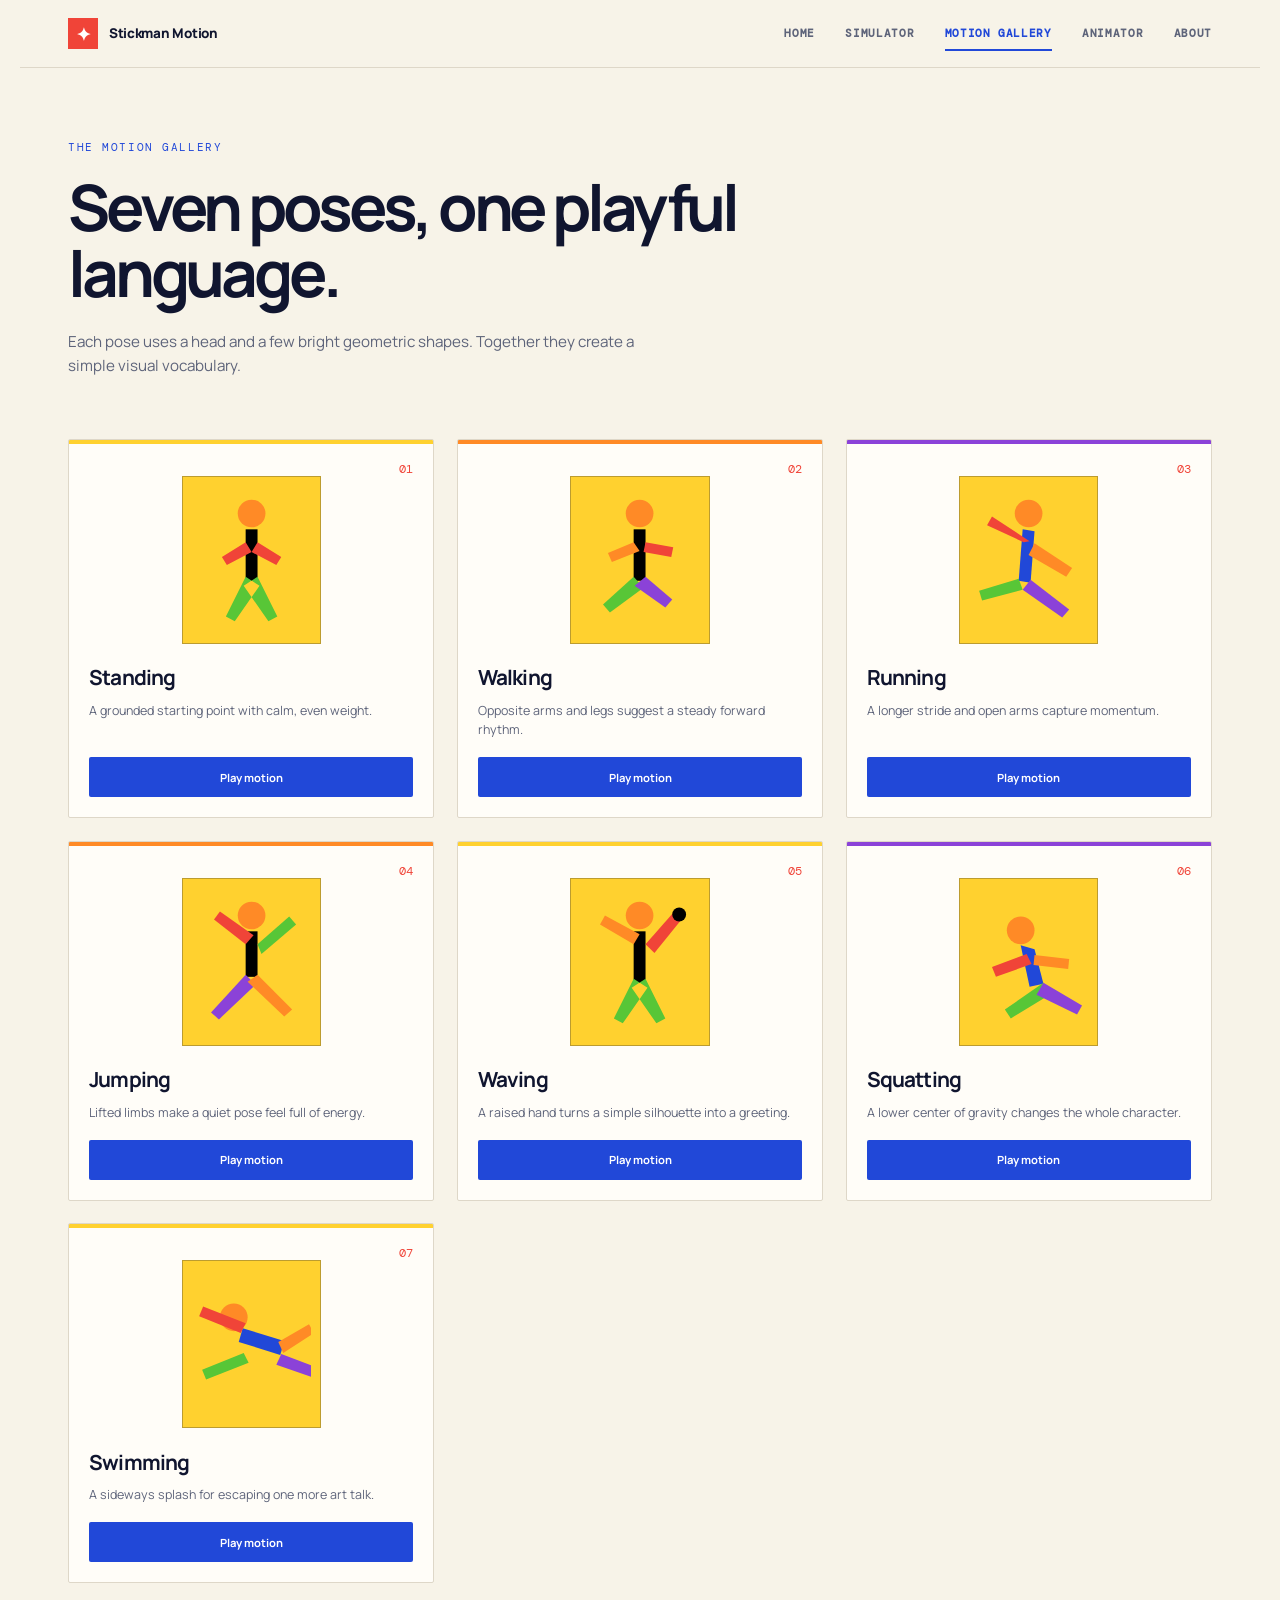
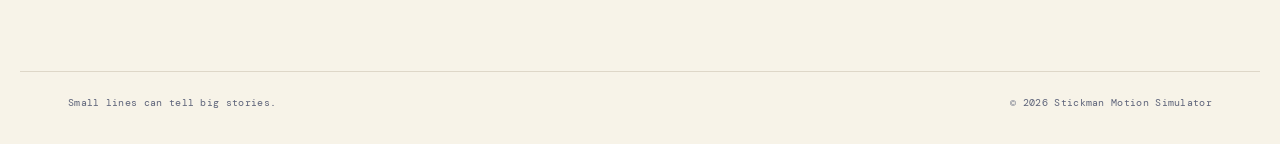
<file: library.html>
<!doctype html>
<html lang="en">
<head>
  <meta charset="utf-8"><meta name="viewport" content="width=device-width, initial-scale=1">
  <title>Gallery | Stickman Motion Simulator</title>
  <meta name="description" content="Browse the six stickman motions in the simulator library.">
  <meta name="theme-color" content="#f5f8ff">
  <meta property="og:type" content="website"><meta property="og:title" content="Motion Library | Stickman Motion Simulator"><meta property="og:description" content="A visual catalog of six simple stickman motions."><meta property="og:url" content="https://example.com/stickman-motion-simulator/library.html"><meta property="og:image" content="https://example.com/stickman-motion-simulator/og-image.svg">
  <link rel="icon" href="data:image/svg+xml,%3Csvg xmlns='http://www.w3.org/2000/svg' viewBox='0 0 64 64'%3E%3Crect width='64' height='64' rx='18' fill='%235b6ee1'/%3E%3Ccircle cx='32' cy='18' r='7' fill='white'/%3E%3Cpath d='M32 27v18M20 35l12 5 12-5M24 56l8-11 8 11' fill='none' stroke='white' stroke-width='5' stroke-linecap='round' stroke-linejoin='round'/%3E%3C/svg%3E">
  <link rel="stylesheet" href="style.css">
</head>
<body>
  <header class="site-header"><a class="brand" href="index.html" aria-label="Stickman Motion Simulator home"><span class="brand-mark" aria-hidden="true">✦</span><span>Stickman Motion</span></a><nav aria-label="Primary navigation"><a href="index.html">Home</a><a href="simulator.html">Simulator</a><a class="is-active" href="gallery.html">Motion Gallery</a><a href="animator.html">Animator</a><a href="about.html">About</a></nav></header>
  <main class="page-shell">
    <section class="section-heading" aria-labelledby="library-title"><p class="eyebrow">The motion gallery</p><h1 id="library-title">Seven poses, one playful language.</h1><p>Each pose uses a head and a few bright geometric shapes. Together they create a simple visual vocabulary.</p></section>
    <section class="motion-grid" aria-label="Seven stickman motions">
      <article class="motion-card" data-motion="stand"><span class="card-number">01</span><svg class="mini-stickman" viewBox="0 0 120 150" aria-label="Standing stickman"><circle class="mini-head" cx="60" cy="28" r="14"/><rect class="mini-body" x="54" y="44" width="12" height="52"/><path class="mini-limb red" d="M54 57 30 72l5 8 25-13zM66 57l24 15-5 8-25-13z"/><path class="mini-limb green" d="m54 92-20 40 9 5 25-36zM66 92l20 40-9 5-25-36z"/></svg><h2>Standing</h2><p>A grounded starting point with calm, even weight.</p></article>
      <article class="motion-card" data-motion="walk"><span class="card-number">02</span><svg class="mini-stickman" viewBox="0 0 120 150" aria-label="Walking stickman"><circle class="mini-head" cx="60" cy="28" r="14"/><rect class="mini-body" x="54" y="44" width="12" height="52"/><path class="mini-limb orange" d="M54 57 28 68l4 9 28-11z"/><path class="mini-limb red" d="M66 57l28 5-2 10-28-5z"/><path class="mini-limb green" d="m54 92-31 28 7 8 34-25z"/><path class="mini-limb purple" d="m66 92 27 23-7 8-31-22z"/></svg><h2>Walking</h2><p>Opposite arms and legs suggest a steady forward rhythm.</p></article>
      <article class="motion-card" data-motion="run"><span class="card-number">03</span><svg class="mini-stickman" viewBox="0 0 120 150" aria-label="Running stickman"><circle class="mini-head" cx="60" cy="28" r="14"/><path class="mini-body blue" d="m54 44 12 2-4 52-12-2z"/><path class="mini-limb red" d="m55 57-37-17 5-9 38 25z"/><path class="mini-limb orange" d="m66 58 38 25-6 9-38-22z"/><path class="mini-limb green" d="m50 94-40 12 3 10 41-11z"/><path class="mini-limb purple" d="m62 95 39 30-7 8-40-28z"/></svg><h2>Running</h2><p>A longer stride and open arms capture momentum.</p></article>
      <article class="motion-card" data-motion="jump"><span class="card-number">04</span><svg class="mini-stickman" viewBox="0 0 120 150" aria-label="Jumping stickman"><circle class="mini-head" cx="60" cy="28" r="14"/><rect class="mini-body" x="54" y="44" width="12" height="46"/><path class="mini-limb red" d="m54 57-32-25 6-8 34 24z"/><path class="mini-limb green" d="m66 57 32-28 7 8-35 30z"/><path class="mini-limb purple" d="m54 88-35 38 8 7 37-35z"/><path class="mini-limb orange" d="m66 88 35 35-8 7-37-35z"/></svg><h2>Jumping</h2><p>Lifted limbs make a quiet pose feel full of energy.</p></article>
      <article class="motion-card" data-motion="wave"><span class="card-number">05</span><svg class="mini-stickman" viewBox="0 0 120 150" aria-label="Waving stickman"><circle class="mini-head" cx="60" cy="28" r="14"/><rect class="mini-body" x="54" y="44" width="12" height="52"/><path class="mini-limb orange" d="m54 57-34-20 5-9 35 19z"/><path class="mini-limb red" d="m66 57 30-34 8 7-29 36z"/><circle class="mini-hand orange" cx="100" cy="27" r="7"/><path class="mini-limb green" d="m54 92-20 40 9 5 25-36zM66 92l20 40-9 5-25-36z"/></svg><h2>Waving</h2><p>A raised hand turns a simple silhouette into a greeting.</p></article>
      <article class="motion-card" data-motion="squat"><span class="card-number">06</span><svg class="mini-stickman" viewBox="0 0 120 150" aria-label="Crouching stickman"><circle class="mini-head" cx="52" cy="43" r="14"/><path class="mini-body blue" d="m52 58 14 4 9 35-14 3z"/><path class="mini-limb red" d="m58 67-35 13 4 10 36-13z"/><path class="mini-limb orange" d="m66 68 35 4-1 10-35-4z"/><path class="mini-limb green" d="m75 96-39 27 6 9 41-25z"/><path class="mini-limb purple" d="m75 96 39 23-5 9-41-20z"/></svg><h2>Squatting</h2><p>A lower center of gravity changes the whole character.</p></article>
      <article class="motion-card" data-motion="swim"><span class="card-number">07</span><svg class="mini-stickman" viewBox="0 0 120 150" aria-label="Swimming stickman"><circle class="mini-head" cx="42" cy="48" r="14"/><path class="mini-body blue" d="m51 59 42 13-4 14-42-13z"/><path class="mini-limb red" d="m49 64-42-17 4-10 43 17z"/><path class="mini-limb orange" d="m87 73 31-18 5 9-31 20z"/><path class="mini-limb green" d="m52 84-42 17 4 10 43-17z"/><path class="mini-limb purple" d="m90 85 34 13-4 10-35-12z"/></svg><h2>Swimming</h2><p>A sideways splash for escaping one more art talk.</p></article>
    </section>
  </main>
  <footer class="site-footer page-shell"><p>Small lines can tell big stories.</p><p>© 2026 Stickman Motion Simulator</p></footer>
  <script src="script.js"></script>
</body>
</html>
</file>
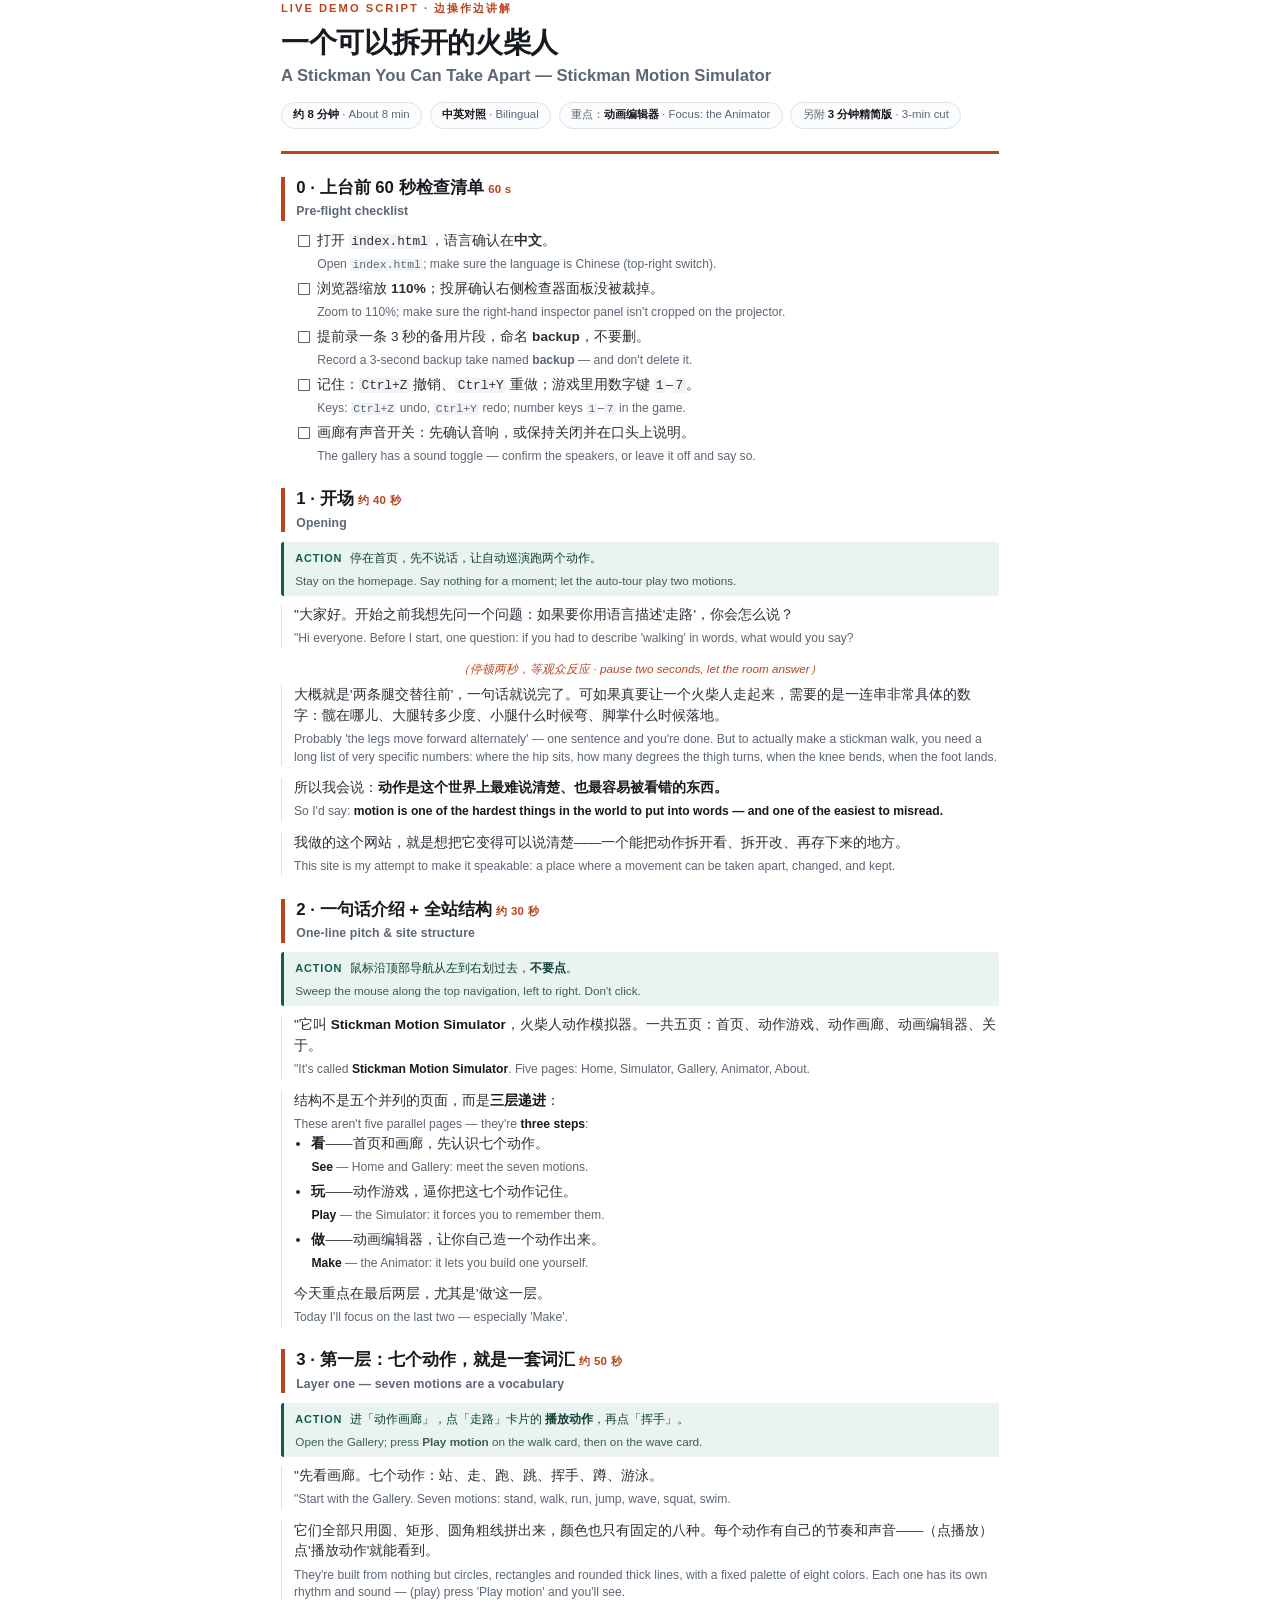
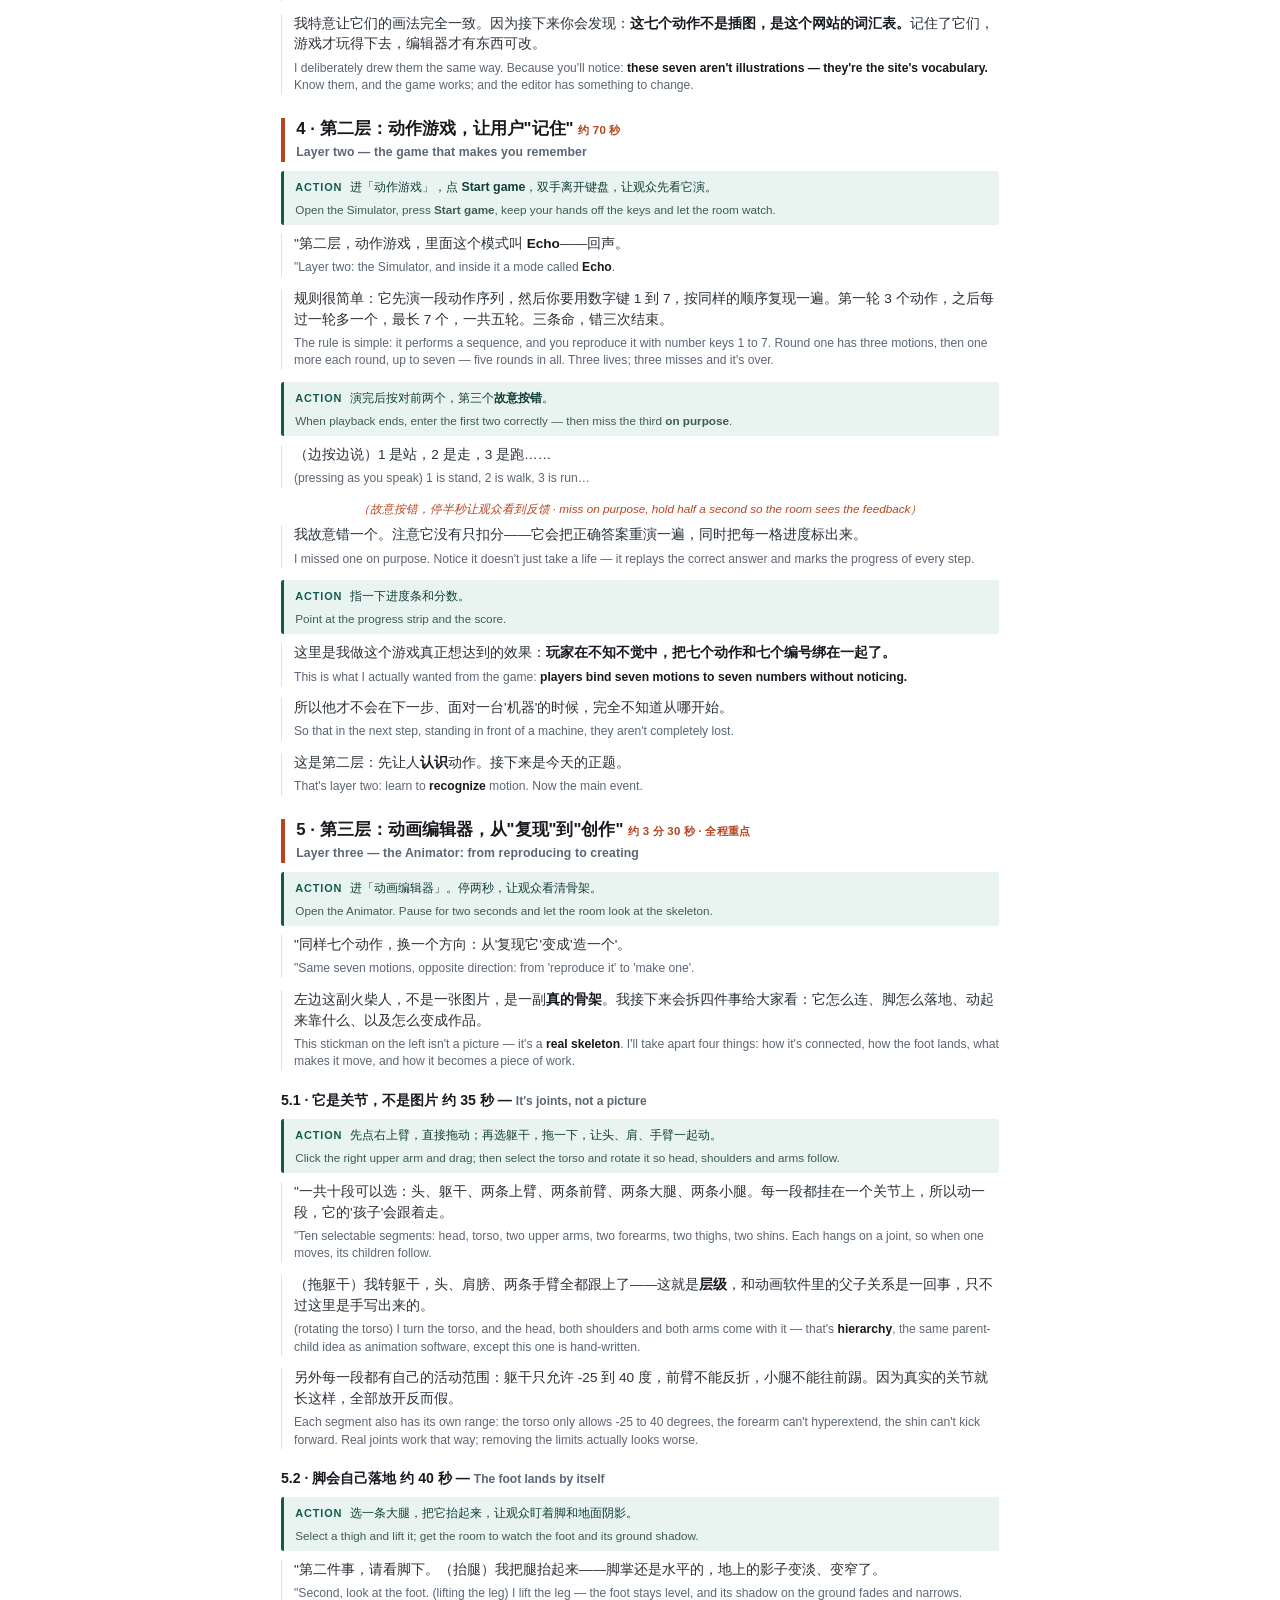
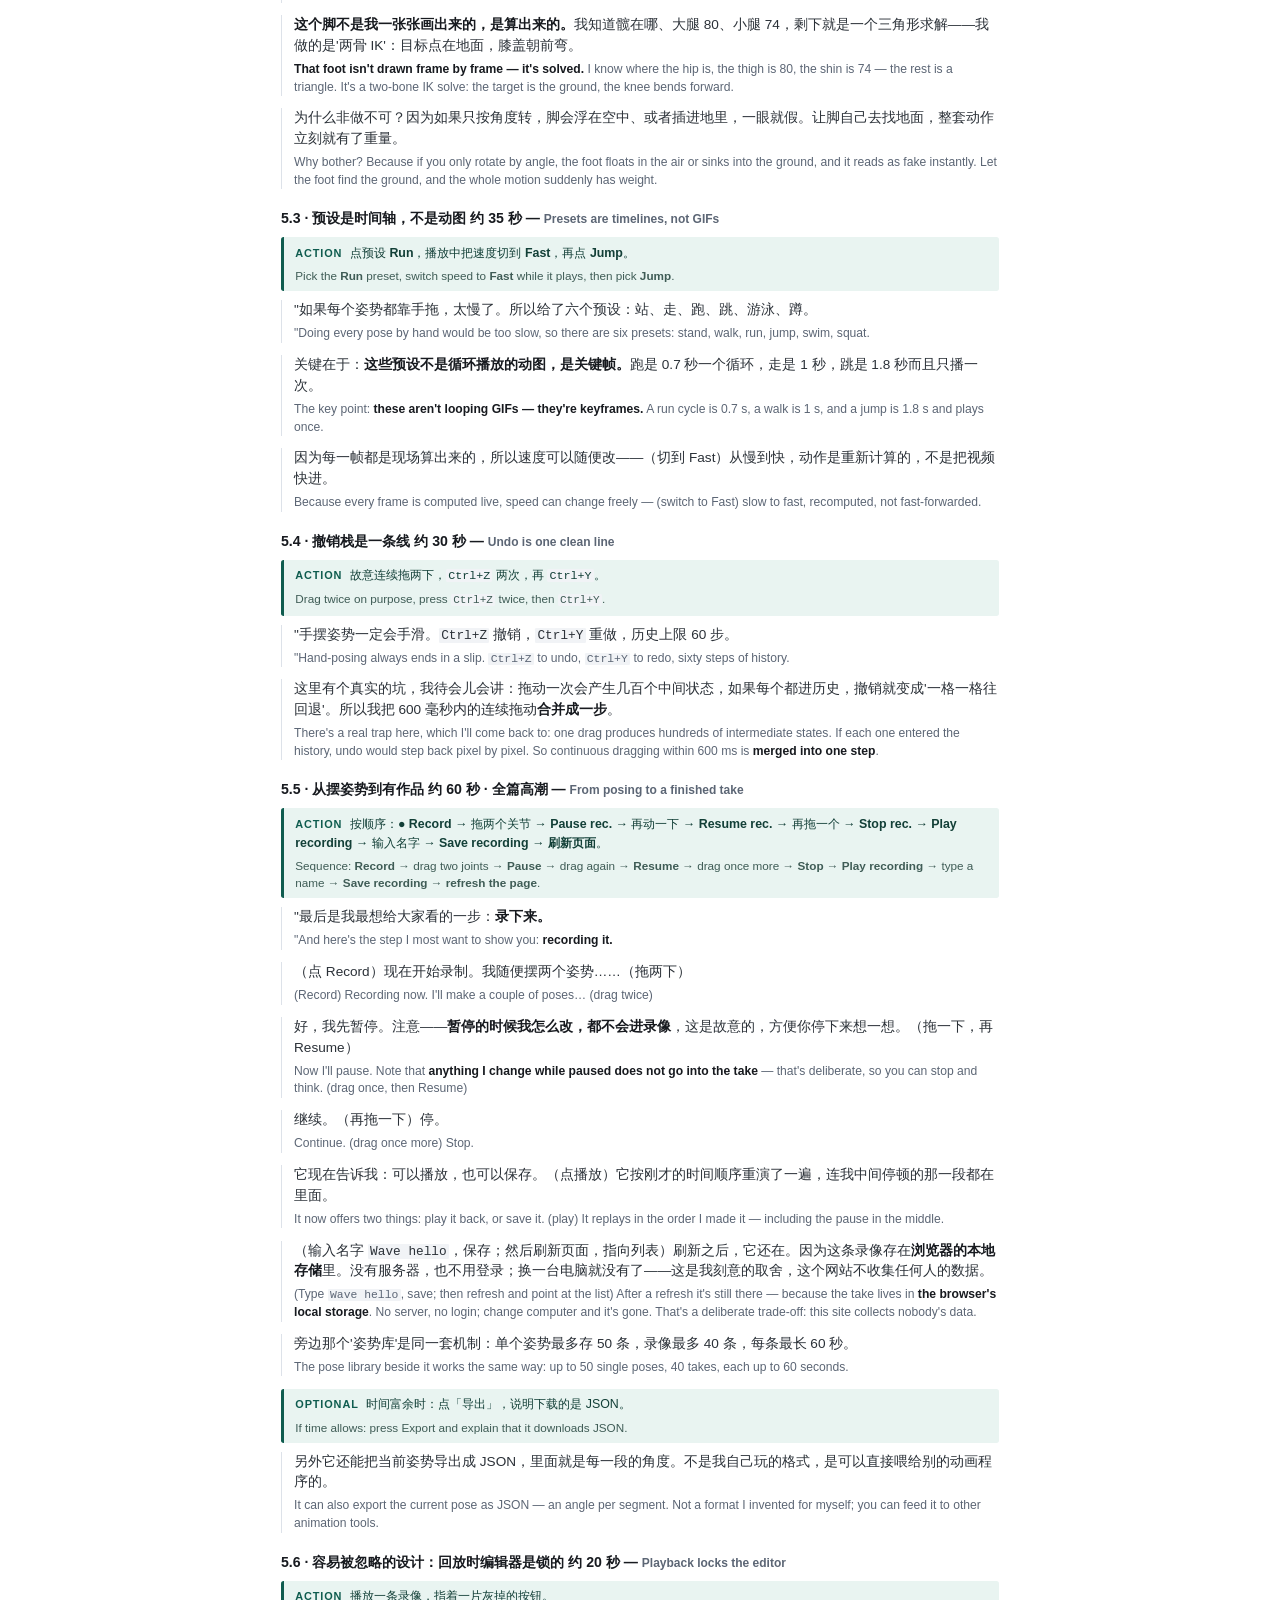
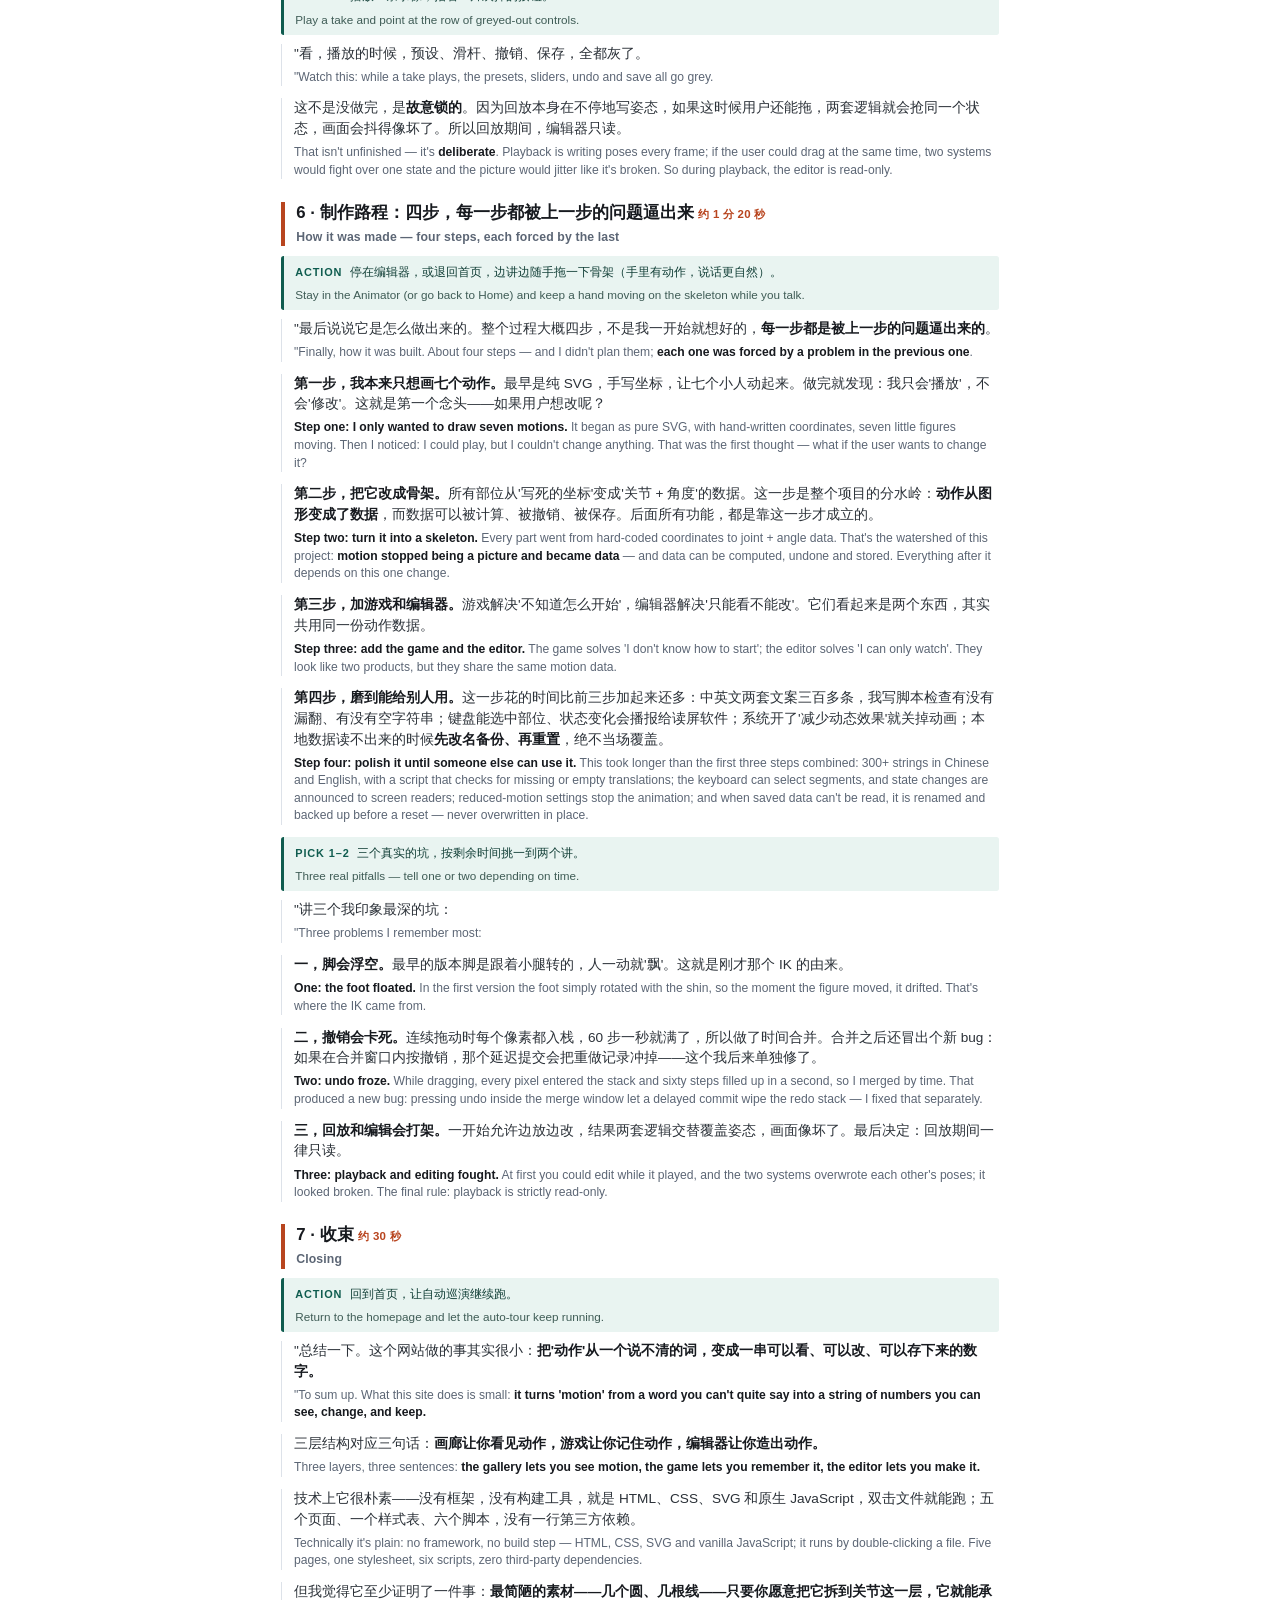
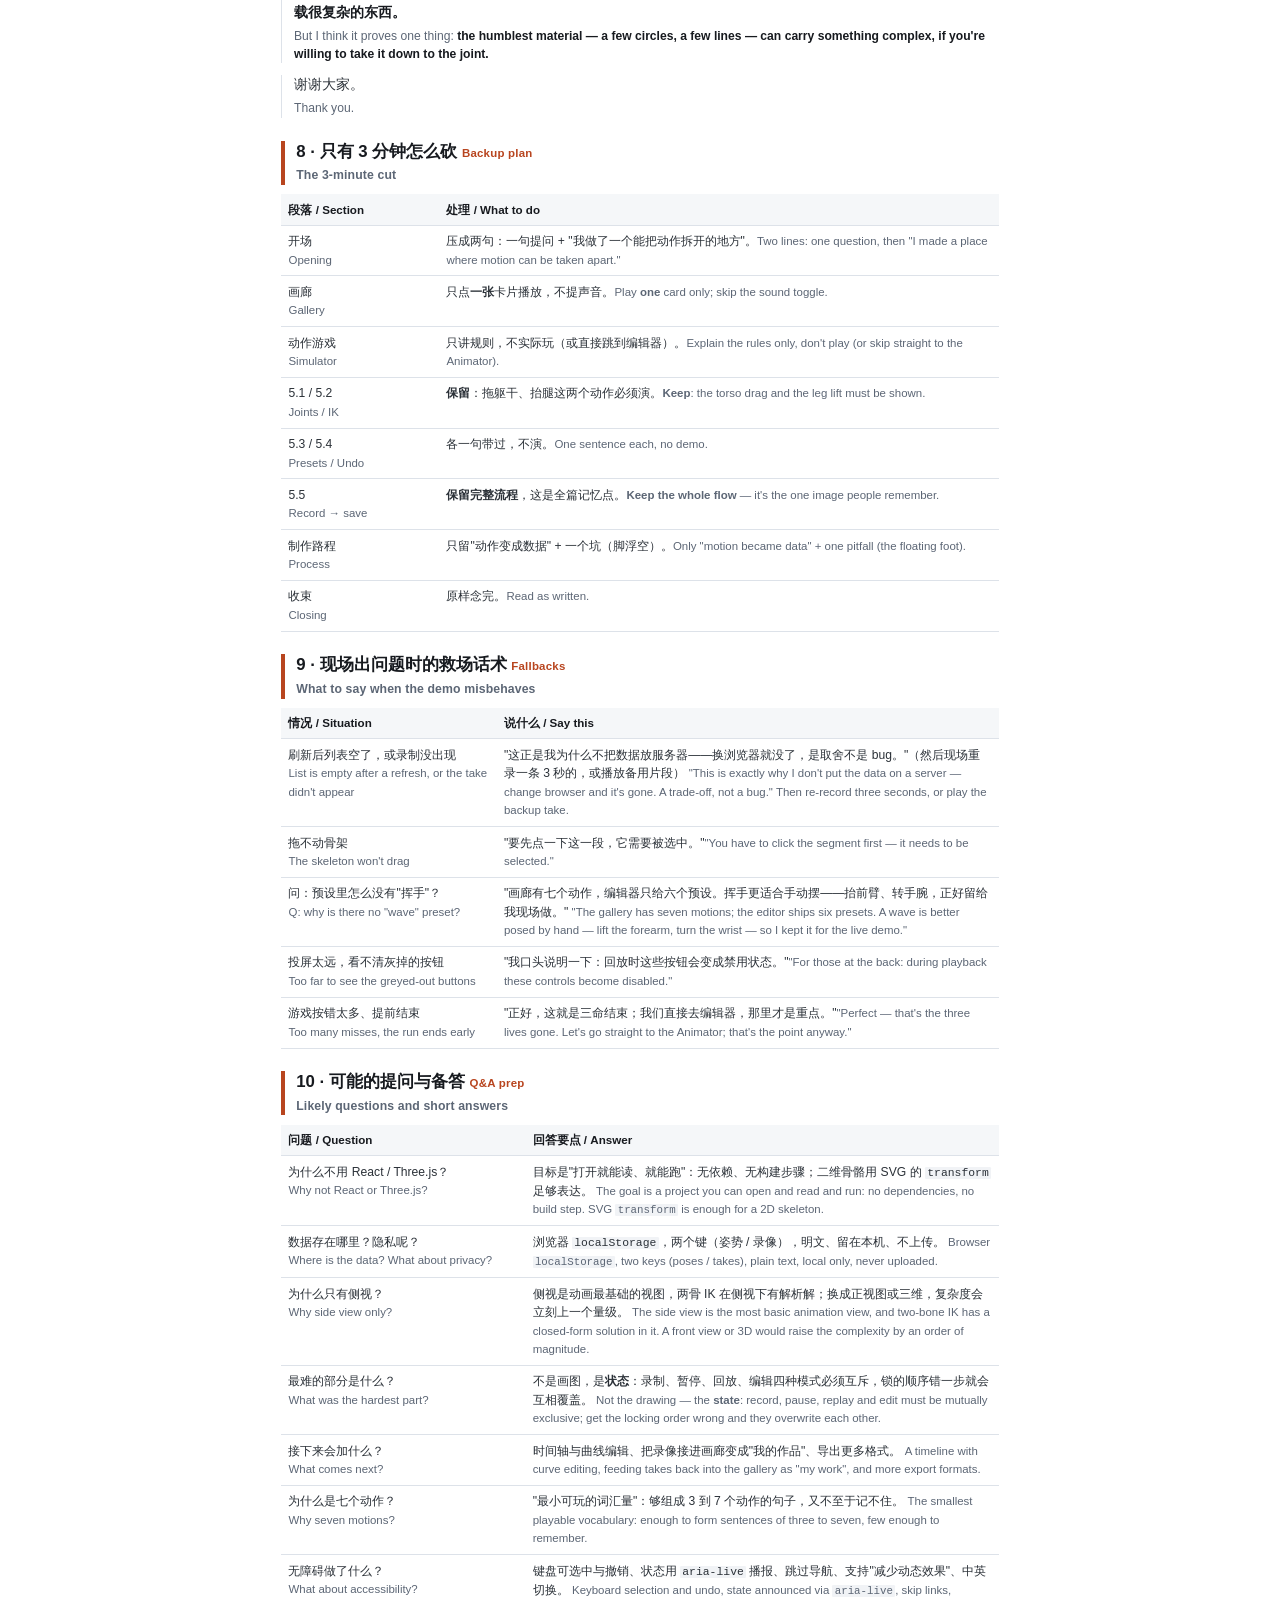
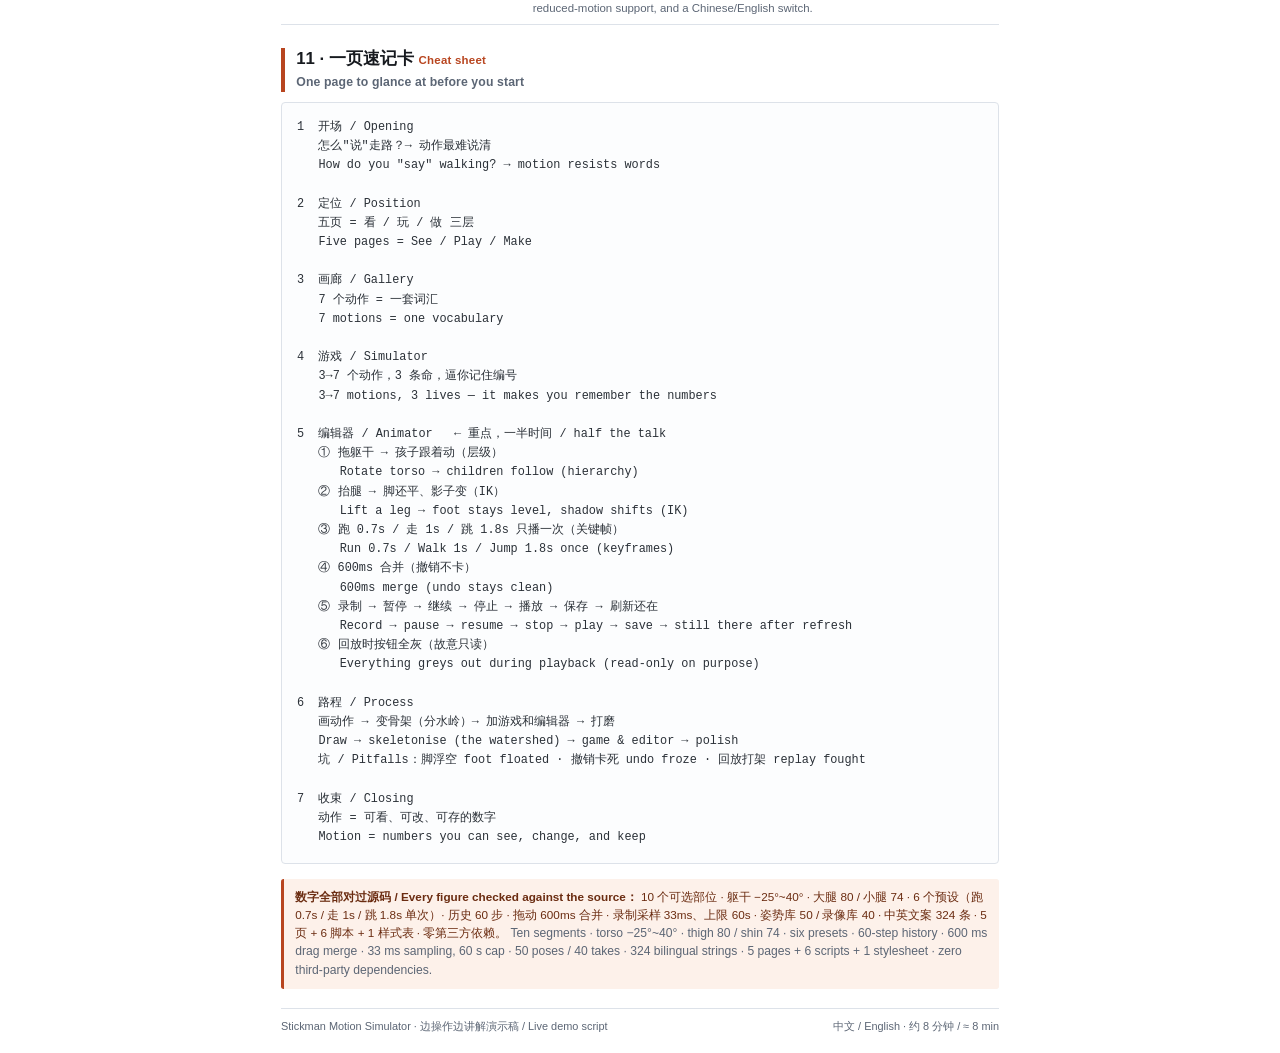
<file: presentation-script-bilingual.html>
<!DOCTYPE html>
<html lang="zh-CN">
<head>
<meta charset="utf-8">
<title>Stickman Motion Simulator — Live Demo Script (中文 / English)</title>
<style>
  @page { size: A4; margin: 15mm 14mm 14mm; }
  :root{
    --ink:#171a1f; --body:#2b3138; --muted:#5c6675; --line:#dde2e9;
    --accent:#b8451f; --accent-soft:#fdf1ea; --tag:#0f5c4f; --tag-soft:#e9f4f1;
  }
  *{ box-sizing:border-box; -webkit-print-color-adjust:exact; print-color-adjust:exact; }
  html,body{ margin:0; padding:0; }
  body{
    font-family:"Segoe UI","Microsoft YaHei","PingFang SC","Hiragino Sans GB",sans-serif;
    color:var(--body); font-size:10.2pt; line-height:1.52;
  }
  code{ font-family:"Consolas","Cascadia Mono",monospace; font-size:.94em; background:#f1f3f6; padding:0 .6mm; border-radius:1pt; }
  .wrap{ max-width:190mm; margin:0 auto; }
  .cover{ border-bottom:2.5pt solid var(--accent); padding-bottom:6mm; margin-bottom:6mm; }
  .kicker{ font-size:8.4pt; letter-spacing:.18em; text-transform:uppercase; color:var(--accent); font-weight:700; margin:0 0 2.5mm; }
  h1{ font-size:21pt; line-height:1.22; margin:0 0 1.5mm; color:var(--ink); letter-spacing:-.01em; }
  h1 .sub{ display:block; font-size:12.5pt; font-weight:600; color:var(--muted); margin-top:1.5mm; letter-spacing:0; }
  .meta{ display:flex; flex-wrap:wrap; gap:2mm; margin-top:4mm; }
  .chip{ border:0.6pt solid var(--line); border-radius:999px; padding:1mm 3mm; font-size:8.6pt; color:var(--muted); background:#fbfcfd; }
  .chip b{ color:var(--ink); font-weight:600; }
  section{ margin:0 0 6mm; }
  h2{
    font-size:12.6pt; margin:0 0 2.5mm; padding-left:3mm; border-left:3pt solid var(--accent);
    color:var(--ink); line-height:1.3; break-after:avoid; page-break-after:avoid;
  }
  h2 .en{ display:block; font-size:9.2pt; font-weight:600; color:var(--muted); margin-top:.6mm; letter-spacing:.01em; }
  h2 .time{ font-size:8.6pt; font-weight:600; color:var(--accent); letter-spacing:.02em; }
  h3{ font-size:10.6pt; margin:5mm 0 2mm; color:var(--ink); break-after:avoid; page-break-after:avoid; }
  h3 .en{ color:var(--muted); font-weight:600; font-size:9pt; }
  .cue{
    margin:0 0 2.4mm; padding:1.8mm 3mm; border-radius:2pt; background:var(--tag-soft);
    border-left:2.5pt solid var(--tag); font-size:9.3pt; color:#123f37;
    break-inside:avoid; page-break-inside:avoid;
  }
  .cue .tag{ font-weight:800; font-size:8.2pt; letter-spacing:.08em; text-transform:uppercase; color:var(--tag); margin-right:2mm; }
  .cue .en{ display:block; color:#3f5c56; font-size:8.8pt; margin-top:.8mm; }
  .block{ margin:0 0 3.2mm; padding-left:3.2mm; border-left:1.4pt solid var(--line); break-inside:avoid; page-break-inside:avoid; }
  .block p{ margin:0; }
  .zh{ color:var(--body); }
  .en{ color:var(--muted); font-size:9.1pt; margin-top:1.2mm !important; line-height:1.45; }
  .beat{ margin:2mm 0; text-align:center; font-size:8.8pt; color:var(--accent); font-style:italic; }
  strong{ color:var(--ink); }
  em{ font-style:normal; background:linear-gradient(transparent 62%, #ffe9c9 62%); padding:0 .4mm; }
  ul.clean{ margin:0 0 3mm; padding-left:4.6mm; }
  ul.clean li{ margin:0 0 1.4mm; }
  ul.clean li .en{ display:block; }
  .check li{ list-style:none; position:relative; padding-left:5mm; }
  .check li::before{ content:""; position:absolute; left:0; top:1.1mm; width:2.6mm; height:2.6mm; border:0.7pt solid var(--muted); border-radius:.6pt; }
  table{ width:100%; border-collapse:collapse; margin:0 0 3mm; font-size:9.1pt; }
  th,td{ border-bottom:0.6pt solid var(--line); padding:1.7mm 2mm; vertical-align:top; text-align:left; }
  th{ background:#f5f7f9; font-size:8.7pt; color:var(--ink); font-weight:700; }
  td .en{ font-size:8.6pt; }
  tr{ break-inside:avoid; page-break-inside:avoid; }
  .cheat{
    border:0.8pt solid var(--line); border-radius:3pt; background:#fcfdfe; padding:4mm;
    font-family:"Consolas","Cascadia Mono",monospace; font-size:8.9pt; line-height:1.62;
    white-space:pre-wrap; break-inside:avoid; page-break-inside:avoid;
  }
  .note{
    margin-top:4mm; padding:2.5mm 3mm; background:var(--accent-soft);
    border-left:2.5pt solid var(--accent); font-size:8.8pt; color:#6b2c11; border-radius:2pt;
  }
  .page-break{ break-before:page; page-break-before:always; }
  .foot{
    margin-top:5mm; padding-top:2.5mm; border-top:0.6pt solid var(--line);
    font-size:8.2pt; color:var(--muted); display:flex; justify-content:space-between; gap:4mm;
  }
</style>
</head>
<body>
<div class="wrap">

  <header class="cover">
    <p class="kicker">Live Demo Script · 边操作边讲解</p>
    <h1>一个可以拆开的火柴人
      <span class="sub">A Stickman You Can Take Apart — Stickman Motion Simulator</span>
    </h1>
    <div class="meta">
      <span class="chip"><b>约 8 分钟</b> · About 8 min</span>
      <span class="chip"><b>中英对照</b> · Bilingual</span>
      <span class="chip">重点：<b>动画编辑器</b> · Focus: the Animator</span>
      <span class="chip">另附 <b>3 分钟精简版</b> · 3-min cut</span>
    </div>
  </header>

  <section>
    <h2>0 · 上台前 60 秒检查清单 <span class="time">60 s</span>
      <span class="en">Pre-flight checklist</span>
    </h2>
    <ul class="clean check">
      <li>打开 <code>index.html</code>，语言确认在<b>中文</b>。
        <span class="en">Open <code>index.html</code>; make sure the language is Chinese (top-right switch).</span></li>
      <li>浏览器缩放 <b>110%</b>；投屏确认右侧检查器面板没被裁掉。
        <span class="en">Zoom to 110%; make sure the right-hand inspector panel isn't cropped on the projector.</span></li>
      <li>提前录一条 3 秒的备用片段，命名 <b>backup</b>，不要删。
        <span class="en">Record a 3-second backup take named <b>backup</b> — and don't delete it.</span></li>
      <li>记住：<code>Ctrl+Z</code> 撤销、<code>Ctrl+Y</code> 重做；游戏里用数字键 <code>1</code>–<code>7</code>。
        <span class="en">Keys: <code>Ctrl+Z</code> undo, <code>Ctrl+Y</code> redo; number keys <code>1</code>–<code>7</code> in the game.</span></li>
      <li>画廊有声音开关：先确认音响，或保持关闭并在口头上说明。
        <span class="en">The gallery has a sound toggle — confirm the speakers, or leave it off and say so.</span></li>
    </ul>
  </section>

  <section>
    <h2>1 · 开场 <span class="time">约 40 秒</span>
      <span class="en">Opening</span>
    </h2>
    <p class="cue"><span class="tag">Action</span>停在首页，先不说话，让自动巡演跑两个动作。
      <span class="en">Stay on the homepage. Say nothing for a moment; let the auto-tour play two motions.</span>
    </p>
    <div class="block">
      <p class="zh">"大家好。开始之前我想先问一个问题：如果要你用语言描述'走路'，你会怎么说？</p>
      <p class="en">"Hi everyone. Before I start, one question: if you had to describe 'walking' in words, what would you say?</p>
    </div>
    <p class="beat">（停顿两秒，等观众反应 · pause two seconds, let the room answer）</p>
    <div class="block">
      <p class="zh">大概就是'两条腿交替往前'，一句话就说完了。可如果真要让一个火柴人走起来，需要的是一连串非常具体的数字：髋在哪儿、大腿转多少度、小腿什么时候弯、脚掌什么时候落地。</p>
      <p class="en">Probably 'the legs move forward alternately' — one sentence and you're done. But to actually make a stickman walk, you need a long list of very specific numbers: where the hip sits, how many degrees the thigh turns, when the knee bends, when the foot lands.</p>
    </div>
    <div class="block">
      <p class="zh">所以我会说：<strong>动作是这个世界上最难说清楚、也最容易被看错的东西。</strong></p>
      <p class="en">So I'd say: <strong>motion is one of the hardest things in the world to put into words — and one of the easiest to misread.</strong></p>
    </div>
    <div class="block">
      <p class="zh">我做的这个网站，就是想把它变得可以说清楚——一个能把动作拆开看、拆开改、再存下来的地方。</p>
      <p class="en">This site is my attempt to make it speakable: a place where a movement can be taken apart, changed, and kept.</p>
    </div>
  </section>

  <section>
    <h2>2 · 一句话介绍 + 全站结构 <span class="time">约 30 秒</span>
      <span class="en">One-line pitch &amp; site structure</span>
    </h2>
    <p class="cue"><span class="tag">Action</span>鼠标沿顶部导航从左到右划过去，<b>不要点</b>。
      <span class="en">Sweep the mouse along the top navigation, left to right. Don't click.</span>
    </p>
    <div class="block">
      <p class="zh">"它叫 <strong>Stickman Motion Simulator</strong>，火柴人动作模拟器。一共五页：首页、动作游戏、动作画廊、动画编辑器、关于。</p>
      <p class="en">"It's called <strong>Stickman Motion Simulator</strong>. Five pages: Home, Simulator, Gallery, Animator, About.</p>
    </div>
    <div class="block">
      <p class="zh">结构不是五个并列的页面，而是<strong>三层递进</strong>：</p>
      <p class="en">These aren't five parallel pages — they're <strong>three steps</strong>:</p>
      <ul class="clean">
        <li><strong>看</strong>——首页和画廊，先认识七个动作。
          <span class="en"><strong>See</strong> — Home and Gallery: meet the seven motions.</span></li>
        <li><strong>玩</strong>——动作游戏，逼你把这七个动作记住。
          <span class="en"><strong>Play</strong> — the Simulator: it forces you to remember them.</span></li>
        <li><strong>做</strong>——动画编辑器，让你自己造一个动作出来。
          <span class="en"><strong>Make</strong> — the Animator: it lets you build one yourself.</span></li>
      </ul>
      <p class="zh">今天重点在最后两层，尤其是'做'这一层。</p>
      <p class="en">Today I'll focus on the last two — especially 'Make'.</p>
    </div>
  </section>

  <section>
    <h2>3 · 第一层：七个动作，就是一套词汇 <span class="time">约 50 秒</span>
      <span class="en">Layer one — seven motions are a vocabulary</span>
    </h2>
    <p class="cue"><span class="tag">Action</span>进「动作画廊」，点「走路」卡片的 <b>播放动作</b>，再点「挥手」。
      <span class="en">Open the Gallery; press <b>Play motion</b> on the walk card, then on the wave card.</span>
    </p>
    <div class="block">
      <p class="zh">"先看画廊。七个动作：站、走、跑、跳、挥手、蹲、游泳。</p>
      <p class="en">"Start with the Gallery. Seven motions: stand, walk, run, jump, wave, squat, swim.</p>
    </div>
    <div class="block">
      <p class="zh">它们全部只用圆、矩形、圆角粗线拼出来，颜色也只有固定的八种。每个动作有自己的节奏和声音——（点播放）点'播放动作'就能看到。</p>
      <p class="en">They're built from nothing but circles, rectangles and rounded thick lines, with a fixed palette of eight colors. Each one has its own rhythm and sound — (play) press 'Play motion' and you'll see.</p>
    </div>
    <div class="block">
      <p class="zh">我特意让它们的画法完全一致。因为接下来你会发现：<strong>这七个动作不是插图，是这个网站的词汇表。</strong>记住了它们，游戏才玩得下去，编辑器才有东西可改。</p>
      <p class="en">I deliberately drew them the same way. Because you'll notice: <strong>these seven aren't illustrations — they're the site's vocabulary.</strong> Know them, and the game works; and the editor has something to change.</p>
    </div>
  </section>

  <section>
    <h2>4 · 第二层：动作游戏，让用户"记住" <span class="time">约 70 秒</span>
      <span class="en">Layer two — the game that makes you remember</span>
    </h2>
    <p class="cue"><span class="tag">Action</span>进「动作游戏」，点 <b>Start game</b>，双手离开键盘，让观众先看它演。
      <span class="en">Open the Simulator, press <b>Start game</b>, keep your hands off the keys and let the room watch.</span>
    </p>
    <div class="block">
      <p class="zh">"第二层，动作游戏，里面这个模式叫 <strong>Echo</strong>——回声。</p>
      <p class="en">"Layer two: the Simulator, and inside it a mode called <strong>Echo</strong>.</p>
    </div>
    <div class="block">
      <p class="zh">规则很简单：它先演一段动作序列，然后你要用数字键 1 到 7，按同样的顺序复现一遍。第一轮 3 个动作，之后每过一轮多一个，最长 7 个，一共五轮。三条命，错三次结束。</p>
      <p class="en">The rule is simple: it performs a sequence, and you reproduce it with number keys 1 to 7. Round one has three motions, then one more each round, up to seven — five rounds in all. Three lives; three misses and it's over.</p>
    </div>
    <p class="cue"><span class="tag">Action</span>演完后按对前两个，第三个<b>故意按错</b>。
      <span class="en">When playback ends, enter the first two correctly — then miss the third <b>on purpose</b>.</span>
    </p>
    <div class="block">
      <p class="zh">（边按边说）1 是站，2 是走，3 是跑……</p>
      <p class="en">(pressing as you speak) 1 is stand, 2 is walk, 3 is run…</p>
    </div>
    <p class="beat">（故意按错，停半秒让观众看到反馈 · miss on purpose, hold half a second so the room sees the feedback）</p>
    <div class="block">
      <p class="zh">我故意错一个。注意它没有只扣分——它会把正确答案重演一遍，同时把每一格进度标出来。</p>
      <p class="en">I missed one on purpose. Notice it doesn't just take a life — it replays the correct answer and marks the progress of every step.</p>
    </div>
    <p class="cue"><span class="tag">Action</span>指一下进度条和分数。
      <span class="en">Point at the progress strip and the score.</span>
    </p>
    <div class="block">
      <p class="zh">这里是我做这个游戏真正想达到的效果：<strong>玩家在不知不觉中，把七个动作和七个编号绑在一起了。</strong></p>
      <p class="en">This is what I actually wanted from the game: <strong>players bind seven motions to seven numbers without noticing.</strong></p>
    </div>
    <div class="block">
      <p class="zh">所以他才不会在下一步、面对一台'机器'的时候，完全不知道从哪开始。</p>
      <p class="en">So that in the next step, standing in front of a machine, they aren't completely lost.</p>
    </div>
    <div class="block">
      <p class="zh">这是第二层：先让人<strong>认识</strong>动作。接下来是今天的正题。</p>
      <p class="en">That's layer two: learn to <strong>recognize</strong> motion. Now the main event.</p>
    </div>
  </section>

  <section>
    <h2>5 · 第三层：动画编辑器，从"复现"到"创作" <span class="time">约 3 分 30 秒 · 全程重点</span>
      <span class="en">Layer three — the Animator: from reproducing to creating</span>
    </h2>
    <p class="cue"><span class="tag">Action</span>进「动画编辑器」。停两秒，让观众看清骨架。
      <span class="en">Open the Animator. Pause for two seconds and let the room look at the skeleton.</span>
    </p>
    <div class="block">
      <p class="zh">"同样七个动作，换一个方向：从'复现它'变成'造一个'。</p>
      <p class="en">"Same seven motions, opposite direction: from 'reproduce it' to 'make one'.</p>
    </div>
    <div class="block">
      <p class="zh">左边这副火柴人，不是一张图片，是一副<strong>真的骨架</strong>。我接下来会拆四件事给大家看：它怎么连、脚怎么落地、动起来靠什么、以及怎么变成作品。</p>
      <p class="en">This stickman on the left isn't a picture — it's a <strong>real skeleton</strong>. I'll take apart four things: how it's connected, how the foot lands, what makes it move, and how it becomes a piece of work.</p>
    </div>

    <h3>5.1 · 它是关节，不是图片 <span class="time">约 35 秒</span> — <span class="en">It's joints, not a picture</span></h3>
    <p class="cue"><span class="tag">Action</span>先点右上臂，直接拖动；再选躯干，拖一下，让头、肩、手臂一起动。
      <span class="en">Click the right upper arm and drag; then select the torso and rotate it so head, shoulders and arms follow.</span>
    </p>
    <div class="block">
      <p class="zh">"一共十段可以选：头、躯干、两条上臂、两条前臂、两条大腿、两条小腿。每一段都挂在一个关节上，所以动一段，它的'孩子'会跟着走。</p>
      <p class="en">"Ten selectable segments: head, torso, two upper arms, two forearms, two thighs, two shins. Each hangs on a joint, so when one moves, its children follow.</p>
    </div>
    <div class="block">
      <p class="zh">（拖躯干）我转躯干，头、肩膀、两条手臂全都跟上了——这就是<strong>层级</strong>，和动画软件里的父子关系是一回事，只不过这里是手写出来的。</p>
      <p class="en">(rotating the torso) I turn the torso, and the head, both shoulders and both arms come with it — that's <strong>hierarchy</strong>, the same parent-child idea as animation software, except this one is hand-written.</p>
    </div>
    <div class="block">
      <p class="zh">另外每一段都有自己的活动范围：躯干只允许 -25 到 40 度，前臂不能反折，小腿不能往前踢。因为真实的关节就长这样，全部放开反而假。</p>
      <p class="en">Each segment also has its own range: the torso only allows -25 to 40 degrees, the forearm can't hyperextend, the shin can't kick forward. Real joints work that way; removing the limits actually looks worse.</p>
    </div>

    <h3>5.2 · 脚会自己落地 <span class="time">约 40 秒</span> — <span class="en">The foot lands by itself</span></h3>
    <p class="cue"><span class="tag">Action</span>选一条大腿，把它抬起来，让观众盯着脚和地面阴影。
      <span class="en">Select a thigh and lift it; get the room to watch the foot and its ground shadow.</span>
    </p>
    <div class="block">
      <p class="zh">"第二件事，请看脚下。（抬腿）我把腿抬起来——脚掌还是水平的，地上的影子变淡、变窄了。</p>
      <p class="en">"Second, look at the foot. (lifting the leg) I lift the leg — the foot stays level, and its shadow on the ground fades and narrows.</p>
    </div>
    <div class="block">
      <p class="zh"><strong>这个脚不是我一张张画出来的，是算出来的。</strong>我知道髋在哪、大腿 80、小腿 74，剩下就是一个三角形求解——我做的是'两骨 IK'：目标点在地面，膝盖朝前弯。</p>
      <p class="en"><strong>That foot isn't drawn frame by frame — it's solved.</strong> I know where the hip is, the thigh is 80, the shin is 74 — the rest is a triangle. It's a two-bone IK solve: the target is the ground, the knee bends forward.</p>
    </div>
    <div class="block">
      <p class="zh">为什么非做不可？因为如果只按角度转，脚会浮在空中、或者插进地里，一眼就假。让脚自己去找地面，整套动作立刻就有了重量。</p>
      <p class="en">Why bother? Because if you only rotate by angle, the foot floats in the air or sinks into the ground, and it reads as fake instantly. Let the foot find the ground, and the whole motion suddenly has weight.</p>
    </div>

    <h3>5.3 · 预设是时间轴，不是动图 <span class="time">约 35 秒</span> — <span class="en">Presets are timelines, not GIFs</span></h3>
    <p class="cue"><span class="tag">Action</span>点预设 <b>Run</b>，播放中把速度切到 <b>Fast</b>，再点 <b>Jump</b>。
      <span class="en">Pick the <b>Run</b> preset, switch speed to <b>Fast</b> while it plays, then pick <b>Jump</b>.</span>
    </p>
    <div class="block">
      <p class="zh">"如果每个姿势都靠手拖，太慢了。所以给了六个预设：站、走、跑、跳、游泳、蹲。</p>
      <p class="en">"Doing every pose by hand would be too slow, so there are six presets: stand, walk, run, jump, swim, squat.</p>
    </div>
    <div class="block">
      <p class="zh">关键在于：<strong>这些预设不是循环播放的动图，是关键帧。</strong>跑是 0.7 秒一个循环，走是 1 秒，跳是 1.8 秒而且只播一次。</p>
      <p class="en">The key point: <strong>these aren't looping GIFs — they're keyframes.</strong> A run cycle is 0.7 s, a walk is 1 s, and a jump is 1.8 s and plays once.</p>
    </div>
    <div class="block">
      <p class="zh">因为每一帧都是现场算出来的，所以速度可以随便改——（切到 Fast）从慢到快，动作是重新计算的，不是把视频快进。</p>
      <p class="en">Because every frame is computed live, speed can change freely — (switch to Fast) slow to fast, recomputed, not fast-forwarded.</p>
    </div>

    <h3>5.4 · 撤销栈是一条线 <span class="time">约 30 秒</span> — <span class="en">Undo is one clean line</span></h3>
    <p class="cue"><span class="tag">Action</span>故意连续拖两下，<code>Ctrl+Z</code> 两次，再 <code>Ctrl+Y</code>。
      <span class="en">Drag twice on purpose, press <code>Ctrl+Z</code> twice, then <code>Ctrl+Y</code>.</span>
    </p>
    <div class="block">
      <p class="zh">"手摆姿势一定会手滑。<code>Ctrl+Z</code> 撤销，<code>Ctrl+Y</code> 重做，历史上限 60 步。</p>
      <p class="en">"Hand-posing always ends in a slip. <code>Ctrl+Z</code> to undo, <code>Ctrl+Y</code> to redo, sixty steps of history.</p>
    </div>
    <div class="block">
      <p class="zh">这里有个真实的坑，我待会儿会讲：拖动一次会产生几百个中间状态，如果每个都进历史，撤销就变成'一格一格往回退'。所以我把 600 毫秒内的连续拖动<strong>合并成一步</strong>。</p>
      <p class="en">There's a real trap here, which I'll come back to: one drag produces hundreds of intermediate states. If each one entered the history, undo would step back pixel by pixel. So continuous dragging within 600 ms is <strong>merged into one step</strong>.</p>
    </div>

    <h3>5.5 · 从摆姿势到有作品 <span class="time">约 60 秒 · 全篇高潮</span> — <span class="en">From posing to a finished take</span></h3>
    <p class="cue"><span class="tag">Action</span>按顺序：<b>● Record</b> → 拖两个关节 → <b>Pause rec.</b> → 再动一下 → <b>Resume rec.</b> → 再拖一个 → <b>Stop rec.</b> → <b>Play recording</b> → 输入名字 → <b>Save recording</b> → <b>刷新页面</b>。
      <span class="en">Sequence: <b>Record</b> → drag two joints → <b>Pause</b> → drag again → <b>Resume</b> → drag once more → <b>Stop</b> → <b>Play recording</b> → type a name → <b>Save recording</b> → <b>refresh the page</b>.</span>
    </p>
    <div class="block">
      <p class="zh">"最后是我最想给大家看的一步：<strong>录下来。</strong></p>
      <p class="en">"And here's the step I most want to show you: <strong>recording it.</strong></p>
    </div>
    <div class="block">
      <p class="zh">（点 Record）现在开始录制。我随便摆两个姿势……（拖两下）</p>
      <p class="en">(Record) Recording now. I'll make a couple of poses… (drag twice)</p>
    </div>
    <div class="block">
      <p class="zh">好，我先暂停。注意——<strong>暂停的时候我怎么改，都不会进录像</strong>，这是故意的，方便你停下来想一想。（拖一下，再 Resume）</p>
      <p class="en">Now I'll pause. Note that <strong>anything I change while paused does not go into the take</strong> — that's deliberate, so you can stop and think. (drag once, then Resume)</p>
    </div>
    <div class="block">
      <p class="zh">继续。（再拖一下）停。</p>
      <p class="en">Continue. (drag once more) Stop.</p>
    </div>
    <div class="block">
      <p class="zh">它现在告诉我：可以播放，也可以保存。（点播放）它按刚才的时间顺序重演了一遍，连我中间停顿的那一段都在里面。</p>
      <p class="en">It now offers two things: play it back, or save it. (play) It replays in the order I made it — including the pause in the middle.</p>
    </div>
    <div class="block">
      <p class="zh">（输入名字 <code>Wave hello</code>，保存；然后刷新页面，指向列表）刷新之后，它还在。因为这条录像存在<strong>浏览器的本地存储</strong>里。没有服务器，也不用登录；换一台电脑就没有了——这是我刻意的取舍，这个网站不收集任何人的数据。</p>
      <p class="en">(Type <code>Wave hello</code>, save; then refresh and point at the list) After a refresh it's still there — because the take lives in <strong>the browser's local storage</strong>. No server, no login; change computer and it's gone. That's a deliberate trade-off: this site collects nobody's data.</p>
    </div>
    <div class="block">
      <p class="zh">旁边那个'姿势库'是同一套机制：单个姿势最多存 50 条，录像最多 40 条，每条最长 60 秒。</p>
      <p class="en">The pose library beside it works the same way: up to 50 single poses, 40 takes, each up to 60 seconds.</p>
    </div>
    <p class="cue"><span class="tag">Optional</span>时间富余时：点「导出」，说明下载的是 JSON。
      <span class="en">If time allows: press Export and explain that it downloads JSON.</span>
    </p>
    <div class="block">
      <p class="zh">另外它还能把当前姿势导出成 JSON，里面就是每一段的角度。不是我自己玩的格式，是可以直接喂给别的动画程序的。</p>
      <p class="en">It can also export the current pose as JSON — an angle per segment. Not a format I invented for myself; you can feed it to other animation tools.</p>
    </div>

    <h3>5.6 · 容易被忽略的设计：回放时编辑器是锁的 <span class="time">约 20 秒</span> — <span class="en">Playback locks the editor</span></h3>
    <p class="cue"><span class="tag">Action</span>播放一条录像，指着一片灰掉的按钮。
      <span class="en">Play a take and point at the row of greyed-out controls.</span>
    </p>
    <div class="block">
      <p class="zh">"看，播放的时候，预设、滑杆、撤销、保存，全都灰了。</p>
      <p class="en">"Watch this: while a take plays, the presets, sliders, undo and save all go grey.</p>
    </div>
    <div class="block">
      <p class="zh">这不是没做完，是<strong>故意锁的</strong>。因为回放本身在不停地写姿态，如果这时候用户还能拖，两套逻辑就会抢同一个状态，画面会抖得像坏了。所以回放期间，编辑器只读。</p>
      <p class="en">That isn't unfinished — it's <strong>deliberate</strong>. Playback is writing poses every frame; if the user could drag at the same time, two systems would fight over one state and the picture would jitter like it's broken. So during playback, the editor is read-only.</p>
    </div>
  </section>

  <section>
    <h2>6 · 制作路程：四步，每一步都被上一步的问题逼出来 <span class="time">约 1 分 20 秒</span>
      <span class="en">How it was made — four steps, each forced by the last</span>
    </h2>
    <p class="cue"><span class="tag">Action</span>停在编辑器，或退回首页，边讲边随手拖一下骨架（手里有动作，说话更自然）。
      <span class="en">Stay in the Animator (or go back to Home) and keep a hand moving on the skeleton while you talk.</span>
    </p>
    <div class="block">
      <p class="zh">"最后说说它是怎么做出来的。整个过程大概四步，不是我一开始就想好的，<strong>每一步都是被上一步的问题逼出来的</strong>。</p>
      <p class="en">"Finally, how it was built. About four steps — and I didn't plan them; <strong>each one was forced by a problem in the previous one</strong>.</p>
    </div>
    <div class="block">
      <p class="zh"><strong>第一步，我本来只想画七个动作。</strong>最早是纯 SVG，手写坐标，让七个小人动起来。做完就发现：我只会'播放'，不会'修改'。这就是第一个念头——如果用户想改呢？</p>
      <p class="en"><strong>Step one: I only wanted to draw seven motions.</strong> It began as pure SVG, with hand-written coordinates, seven little figures moving. Then I noticed: I could play, but I couldn't change anything. That was the first thought — what if the user wants to change it?</p>
    </div>
    <div class="block">
      <p class="zh"><strong>第二步，把它改成骨架。</strong>所有部位从'写死的坐标'变成'关节 + 角度'的数据。这一步是整个项目的分水岭：<strong>动作从图形变成了数据</strong>，而数据可以被计算、被撤销、被保存。后面所有功能，都是靠这一步才成立的。</p>
      <p class="en"><strong>Step two: turn it into a skeleton.</strong> Every part went from hard-coded coordinates to joint + angle data. That's the watershed of this project: <strong>motion stopped being a picture and became data</strong> — and data can be computed, undone and stored. Everything after it depends on this one change.</p>
    </div>
    <div class="block">
      <p class="zh"><strong>第三步，加游戏和编辑器。</strong>游戏解决'不知道怎么开始'，编辑器解决'只能看不能改'。它们看起来是两个东西，其实共用同一份动作数据。</p>
      <p class="en"><strong>Step three: add the game and the editor.</strong> The game solves 'I don't know how to start'; the editor solves 'I can only watch'. They look like two products, but they share the same motion data.</p>
    </div>
    <div class="block">
      <p class="zh"><strong>第四步，磨到能给别人用。</strong>这一步花的时间比前三步加起来还多：中英文两套文案三百多条，我写脚本检查有没有漏翻、有没有空字符串；键盘能选中部位、状态变化会播报给读屏软件；系统开了'减少动态效果'就关掉动画；本地数据读不出来的时候<strong>先改名备份、再重置</strong>，绝不当场覆盖。</p>
      <p class="en"><strong>Step four: polish it until someone else can use it.</strong> This took longer than the first three steps combined: 300+ strings in Chinese and English, with a script that checks for missing or empty translations; the keyboard can select segments, and state changes are announced to screen readers; reduced-motion settings stop the animation; and when saved data can't be read, it is renamed and backed up before a reset — never overwritten in place.</p>
    </div>
    <p class="cue"><span class="tag">Pick 1–2</span>三个真实的坑，按剩余时间挑一到两个讲。
      <span class="en">Three real pitfalls — tell one or two depending on time.</span>
    </p>
    <div class="block">
      <p class="zh">"讲三个我印象最深的坑：</p>
      <p class="en">"Three problems I remember most:</p>
    </div>
    <div class="block">
      <p class="zh"><strong>一，脚会浮空。</strong>最早的版本脚是跟着小腿转的，人一动就'飘'。这就是刚才那个 IK 的由来。</p>
      <p class="en"><strong>One: the foot floated.</strong> In the first version the foot simply rotated with the shin, so the moment the figure moved, it drifted. That's where the IK came from.</p>
    </div>
    <div class="block">
      <p class="zh"><strong>二，撤销会卡死。</strong>连续拖动时每个像素都入栈，60 步一秒就满了，所以做了时间合并。合并之后还冒出个新 bug：如果在合并窗口内按撤销，那个延迟提交会把重做记录冲掉——这个我后来单独修了。</p>
      <p class="en"><strong>Two: undo froze.</strong> While dragging, every pixel entered the stack and sixty steps filled up in a second, so I merged by time. That produced a new bug: pressing undo inside the merge window let a delayed commit wipe the redo stack — I fixed that separately.</p>
    </div>
    <div class="block">
      <p class="zh"><strong>三，回放和编辑会打架。</strong>一开始允许边放边改，结果两套逻辑交替覆盖姿态，画面像坏了。最后决定：回放期间一律只读。</p>
      <p class="en"><strong>Three: playback and editing fought.</strong> At first you could edit while it played, and the two systems overwrote each other's poses; it looked broken. The final rule: playback is strictly read-only.</p>
    </div>
  </section>

  <section>
    <h2>7 · 收束 <span class="time">约 30 秒</span>
      <span class="en">Closing</span>
    </h2>
    <p class="cue"><span class="tag">Action</span>回到首页，让自动巡演继续跑。
      <span class="en">Return to the homepage and let the auto-tour keep running.</span>
    </p>
    <div class="block">
      <p class="zh">"总结一下。这个网站做的事其实很小：<strong>把'动作'从一个说不清的词，变成一串可以看、可以改、可以存下来的数字。</strong></p>
      <p class="en">"To sum up. What this site does is small: <strong>it turns 'motion' from a word you can't quite say into a string of numbers you can see, change, and keep.</strong></p>
    </div>
    <div class="block">
      <p class="zh">三层结构对应三句话：<strong>画廊让你看见动作，游戏让你记住动作，编辑器让你造出动作。</strong></p>
      <p class="en">Three layers, three sentences: <strong>the gallery lets you see motion, the game lets you remember it, the editor lets you make it.</strong></p>
    </div>
    <div class="block">
      <p class="zh">技术上它很朴素——没有框架，没有构建工具，就是 HTML、CSS、SVG 和原生 JavaScript，双击文件就能跑；五个页面、一个样式表、六个脚本，没有一行第三方依赖。</p>
      <p class="en">Technically it's plain: no framework, no build step — HTML, CSS, SVG and vanilla JavaScript; it runs by double-clicking a file. Five pages, one stylesheet, six scripts, zero third-party dependencies.</p>
    </div>
    <div class="block">
      <p class="zh">但我觉得它至少证明了一件事：<strong>最简陋的素材——几个圆、几根线——只要你愿意把它拆到关节这一层，它就能承载很复杂的东西。</strong></p>
      <p class="en">But I think it proves one thing: <strong>the humblest material — a few circles, a few lines — can carry something complex, if you're willing to take it down to the joint.</strong></p>
    </div>
    <div class="block">
      <p class="zh">谢谢大家。</p>
      <p class="en">Thank you.</p>
    </div>
  </section>

  <section>
    <h2>8 · 只有 3 分钟怎么砍 <span class="time">Backup plan</span>
      <span class="en">The 3-minute cut</span>
    </h2>
    <table>
      <thead>
        <tr><th style="width:22%">段落 / Section</th><th>处理 / What to do</th></tr>
      </thead>
      <tbody>
        <tr>
          <td>开场<br><span class="en">Opening</span></td>
          <td>压成两句：一句提问 + "我做了一个能把动作拆开的地方"。<span class="en">Two lines: one question, then "I made a place where motion can be taken apart."</span></td>
        </tr>
        <tr>
          <td>画廊<br><span class="en">Gallery</span></td>
          <td>只点<b>一张</b>卡片播放，不提声音。<span class="en">Play <b>one</b> card only; skip the sound toggle.</span></td>
        </tr>
        <tr>
          <td>动作游戏<br><span class="en">Simulator</span></td>
          <td>只讲规则，不实际玩（或直接跳到编辑器）。<span class="en">Explain the rules only, don't play (or skip straight to the Animator).</span></td>
        </tr>
        <tr>
          <td>5.1 / 5.2<br><span class="en">Joints / IK</span></td>
          <td><b>保留</b>：拖躯干、抬腿这两个动作必须演。<span class="en"><b>Keep</b>: the torso drag and the leg lift must be shown.</span></td>
        </tr>
        <tr>
          <td>5.3 / 5.4<br><span class="en">Presets / Undo</span></td>
          <td>各一句带过，不演。<span class="en">One sentence each, no demo.</span></td>
        </tr>
        <tr>
          <td>5.5<br><span class="en">Record → save</span></td>
          <td><b>保留完整流程</b>，这是全篇记忆点。<span class="en"><b>Keep the whole flow</b> — it's the one image people remember.</span></td>
        </tr>
        <tr>
          <td>制作路程<br><span class="en">Process</span></td>
          <td>只留"动作变成数据" + 一个坑（脚浮空）。<span class="en">Only "motion became data" + one pitfall (the floating foot).</span></td>
        </tr>
        <tr>
          <td>收束<br><span class="en">Closing</span></td>
          <td>原样念完。<span class="en">Read as written.</span></td>
        </tr>
      </tbody>
    </table>
  </section>

  <section>
    <h2>9 · 现场出问题时的救场话术 <span class="time">Fallbacks</span>
      <span class="en">What to say when the demo misbehaves</span>
    </h2>
    <table>
      <thead>
        <tr><th style="width:30%">情况 / Situation</th><th>说什么 / Say this</th></tr>
      </thead>
      <tbody>
        <tr>
          <td>刷新后列表空了，或录制没出现<br><span class="en">List is empty after a refresh, or the take didn't appear</span></td>
          <td>"这正是我为什么不把数据放服务器——换浏览器就没了，是取舍不是 bug。"（然后现场重录一条 3 秒的，或播放备用片段）
            <span class="en">"This is exactly why I don't put the data on a server — change browser and it's gone. A trade-off, not a bug." Then re-record three seconds, or play the backup take.</span></td>
        </tr>
        <tr>
          <td>拖不动骨架<br><span class="en">The skeleton won't drag</span></td>
          <td>"要先点一下这一段，它需要被选中。"<span class="en">"You have to click the segment first — it needs to be selected."</span></td>
        </tr>
        <tr>
          <td>问：预设里怎么没有"挥手"？<br><span class="en">Q: why is there no "wave" preset?</span></td>
          <td>"画廊有七个动作，编辑器只给六个预设。挥手更适合手动摆——抬前臂、转手腕，正好留给我现场做。"
            <span class="en">"The gallery has seven motions; the editor ships six presets. A wave is better posed by hand — lift the forearm, turn the wrist — so I kept it for the live demo."</span></td>
        </tr>
        <tr>
          <td>投屏太远，看不清灰掉的按钮<br><span class="en">Too far to see the greyed-out buttons</span></td>
          <td>"我口头说明一下：回放时这些按钮会变成禁用状态。"<span class="en">"For those at the back: during playback these controls become disabled."</span></td>
        </tr>
        <tr>
          <td>游戏按错太多、提前结束<br><span class="en">Too many misses, the run ends early</span></td>
          <td>"正好，这就是三命结束；我们直接去编辑器，那里才是重点。"<span class="en">"Perfect — that's the three lives gone. Let's go straight to the Animator; that's the point anyway."</span></td>
        </tr>
      </tbody>
    </table>
  </section>

  <section>
    <h2>10 · 可能的提问与备答 <span class="time">Q&amp;A prep</span>
      <span class="en">Likely questions and short answers</span>
    </h2>
    <table>
      <thead>
        <tr><th style="width:34%">问题 / Question</th><th>回答要点 / Answer</th></tr>
      </thead>
      <tbody>
        <tr>
          <td>为什么不用 React / Three.js？<br><span class="en">Why not React or Three.js?</span></td>
          <td>目标是"打开就能读、就能跑"：无依赖、无构建步骤；二维骨骼用 SVG 的 <code>transform</code> 足够表达。
            <span class="en">The goal is a project you can open and read and run: no dependencies, no build step. SVG <code>transform</code> is enough for a 2D skeleton.</span></td>
        </tr>
        <tr>
          <td>数据存在哪里？隐私呢？<br><span class="en">Where is the data? What about privacy?</span></td>
          <td>浏览器 <code>localStorage</code>，两个键（姿势 / 录像），明文、留在本机、不上传。
            <span class="en">Browser <code>localStorage</code>, two keys (poses / takes), plain text, local only, never uploaded.</span></td>
        </tr>
        <tr>
          <td>为什么只有侧视？<br><span class="en">Why side view only?</span></td>
          <td>侧视是动画最基础的视图，两骨 IK 在侧视下有解析解；换成正视图或三维，复杂度会立刻上一个量级。
            <span class="en">The side view is the most basic animation view, and two-bone IK has a closed-form solution in it. A front view or 3D would raise the complexity by an order of magnitude.</span></td>
        </tr>
        <tr>
          <td>最难的部分是什么？<br><span class="en">What was the hardest part?</span></td>
          <td>不是画图，是<b>状态</b>：录制、暂停、回放、编辑四种模式必须互斥，锁的顺序错一步就会互相覆盖。
            <span class="en">Not the drawing — the <b>state</b>: record, pause, replay and edit must be mutually exclusive; get the locking order wrong and they overwrite each other.</span></td>
        </tr>
        <tr>
          <td>接下来会加什么？<br><span class="en">What comes next?</span></td>
          <td>时间轴与曲线编辑、把录像接进画廊变成"我的作品"、导出更多格式。
            <span class="en">A timeline with curve editing, feeding takes back into the gallery as "my work", and more export formats.</span></td>
        </tr>
        <tr>
          <td>为什么是七个动作？<br><span class="en">Why seven motions?</span></td>
          <td>"最小可玩的词汇量"：够组成 3 到 7 个动作的句子，又不至于记不住。
            <span class="en">The smallest playable vocabulary: enough to form sentences of three to seven, few enough to remember.</span></td>
        </tr>
        <tr>
          <td>无障碍做了什么？<br><span class="en">What about accessibility?</span></td>
          <td>键盘可选中与撤销、状态用 <code>aria-live</code> 播报、跳过导航、支持"减少动态效果"、中英切换。
            <span class="en">Keyboard selection and undo, state announced via <code>aria-live</code>, skip links, reduced-motion support, and a Chinese/English switch.</span></td>
        </tr>
      </tbody>
    </table>
  </section>

  <section class="page-break">
    <h2>11 · 一页速记卡 <span class="time">Cheat sheet</span>
      <span class="en">One page to glance at before you start</span>
    </h2>
    <div class="cheat">1  开场 / Opening
   怎么"说"走路？→ 动作最难说清
   How do you "say" walking? → motion resists words

2  定位 / Position
   五页 = 看 / 玩 / 做 三层
   Five pages = See / Play / Make

3  画廊 / Gallery
   7 个动作 = 一套词汇
   7 motions = one vocabulary

4  游戏 / Simulator
   3→7 个动作，3 条命，逼你记住编号
   3→7 motions, 3 lives — it makes you remember the numbers

5  编辑器 / Animator   ← 重点，一半时间 / half the talk
   ① 拖躯干 → 孩子跟着动（层级）
      Rotate torso → children follow (hierarchy)
   ② 抬腿 → 脚还平、影子变（IK）
      Lift a leg → foot stays level, shadow shifts (IK)
   ③ 跑 0.7s / 走 1s / 跳 1.8s 只播一次（关键帧）
      Run 0.7s / Walk 1s / Jump 1.8s once (keyframes)
   ④ 600ms 合并（撤销不卡）
      600ms merge (undo stays clean)
   ⑤ 录制 → 暂停 → 继续 → 停止 → 播放 → 保存 → 刷新还在
      Record → pause → resume → stop → play → save → still there after refresh
   ⑥ 回放时按钮全灰（故意只读）
      Everything greys out during playback (read-only on purpose)

6  路程 / Process
   画动作 → 变骨架（分水岭）→ 加游戏和编辑器 → 打磨
   Draw → skeletonise (the watershed) → game & editor → polish
   坑 / Pitfalls：脚浮空 foot floated · 撤销卡死 undo froze · 回放打架 replay fought

7  收束 / Closing
   动作 = 可看、可改、可存的数字
   Motion = numbers you can see, change, and keep</div>

    <div class="note">
      <b>数字全部对过源码 / Every figure checked against the source：</b>
      10 个可选部位 · 躯干 −25°~40° · 大腿 80 / 小腿 74 · 6 个预设（跑 0.7s / 走 1s / 跳 1.8s 单次）· 历史 60 步 · 拖动 600ms 合并 · 录制采样 33ms、上限 60s · 姿势库 50 / 录像库 40 · 中英文案 324 条 · 5 页 + 6 脚本 + 1 样式表 · 零第三方依赖。
      <span class="en">Ten segments · torso −25°~40° · thigh 80 / shin 74 · six presets · 60-step history · 600 ms drag merge · 33 ms sampling, 60 s cap · 50 poses / 40 takes · 324 bilingual strings · 5 pages + 6 scripts + 1 stylesheet · zero third-party dependencies.</span>
    </div>

    <div class="foot">
      <span>Stickman Motion Simulator · 边操作边讲解演示稿 / Live demo script</span>
      <span>中文 / English · 约 8 分钟 / ≈ 8 min</span>
    </div>
  </section>

</div>
</body>
</html>
</file>
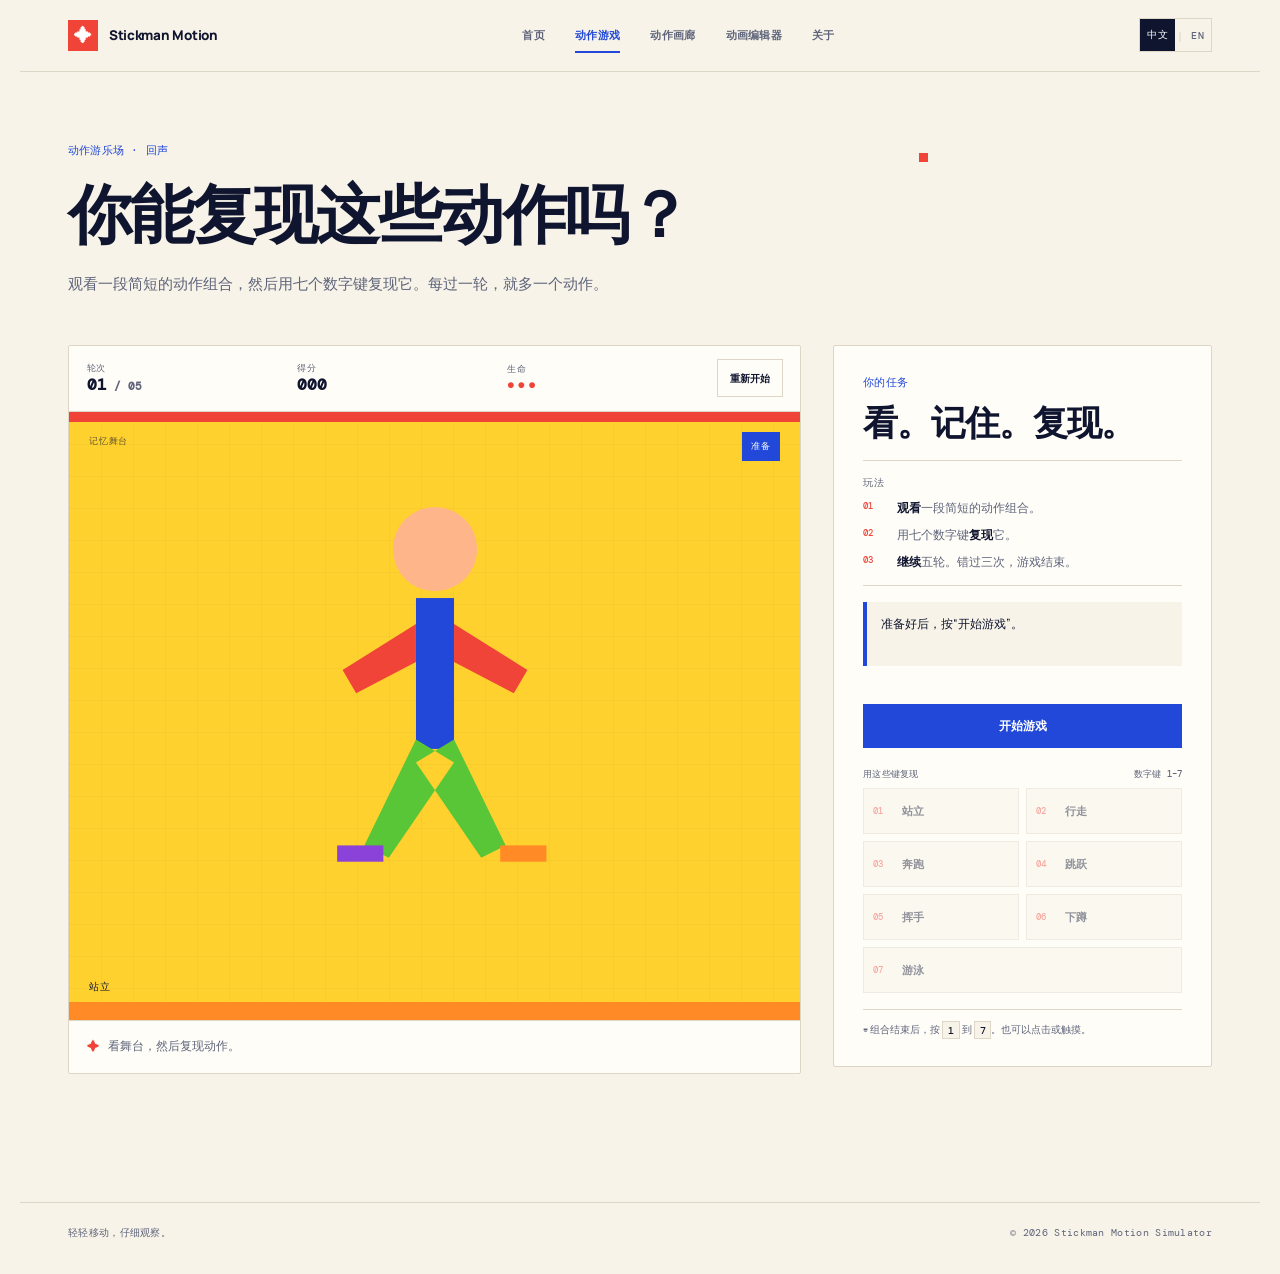
<file: simulator.html>
﻿<!doctype html>
<html lang="zh-CN">
<head>
  <meta charset="utf-8">
  <meta name="viewport" content="width=device-width, initial-scale=1">
  <title data-i18n="meta.simulator.title">Echo the Moves | Stickman Motion Simulator</title>
  <meta name="description" content="Play Motion Echo: watch a short stickman motion sequence, then repeat it with seven numbered move keys." data-i18n-content="meta.simulator.description">
  <meta name="theme-color" content="#f7f3e8">
  <meta property="og:type" content="website">
  <meta property="og:title" content="Motion Echo | Stickman Motion Simulator" data-i18n-content="meta.simulator.ogTitle">
  <meta property="og:description" content="Watch a short stickman motion phrase, then repeat it with seven numbered move keys." data-i18n-content="meta.simulator.ogDescription">
  <meta property="og:url" content="https://example.com/stickman-motion-simulator/simulator.html">
  <meta property="og:image" content="https://example.com/stickman-motion-simulator/og-image.svg">
  <link rel="icon" href="data:image/svg+xml,%3Csvg xmlns='http://www.w3.org/2000/svg' viewBox='0 0 64 64'%3E%3Crect width='64' height='64' rx='18' fill='%235b6ee1'/%3E%3Ccircle cx='32' cy='18' r='7' fill='white'/%3E%3Cpath d='M32 27v18M20 35l12 5 12-5M24 56l8-11 8 11' fill='none' stroke='white' stroke-width='5' stroke-linecap='round' stroke-linejoin='round'/%3E%3C/svg%3E">
  <link rel="stylesheet" href="style.css">
  <script src="i18n.js"></script>
</head>
<body class="simulator-body">
  <a class="skip-link" href="#main-content" data-i18n="common.skip">Skip to content</a>
  <header class="site-header">
    <a class="brand" href="index.html" aria-label="Stickman Motion Simulator home" data-i18n-aria-label="common.brandHome"><span class="brand-mark" aria-hidden="true">✦</span><span>Stickman Motion</span></a>
    <nav aria-label="Primary navigation" data-i18n-aria-label="common.primaryNav"><a href="index.html" data-i18n="common.nav.home">Home</a><a class="is-active" aria-current="page" href="simulator.html" data-i18n="common.nav.simulator">Simulator</a><a href="gallery.html" data-i18n="common.nav.gallery">Gallery</a><a href="animator.html" data-i18n="common.nav.animator">Animator</a><a href="about.html" data-i18n="common.nav.about">About</a></nav>
    <div class="language-switch" role="group" aria-label="Language" data-i18n-aria-label="common.language">
      <button type="button" data-language="zh-CN" lang="zh-CN" aria-label="简体中文" data-i18n-aria-label="common.switchToChinese" aria-pressed="true">中文</button>
      <span class="language-separator" aria-hidden="true">|</span>
      <button type="button" data-language="en" lang="en" aria-label="English" data-i18n-aria-label="common.switchToEnglish" aria-pressed="false">EN</button>
    </div>

  </header>
  <main id="main-content" class="page-shell simulator-page echo-page">
    <section class="section-heading echo-heading" aria-labelledby="sim-title">
      <p class="eyebrow" data-i18n="simulator.eyebrow">Motion playground · Echo</p>
      <h1 id="sim-title" data-i18n="simulator.title">Can you echo the moves?</h1>
      <p class="echo-lede" data-i18n="simulator.lede">Watch a short motion phrase, then repeat it with the seven numbered move keys. Every round adds one more move.</p>
    </section>

    <section id="echo-game" class="echo-game" data-state="idle" aria-label="Motion Echo game" data-i18n-aria-label="simulator.gameAria">
      <article class="echo-stage-card">
        <div class="echo-hud" aria-label="Game status" data-i18n-aria-label="simulator.hudAria">
          <div class="echo-stat">
            <span class="echo-stat-label" data-i18n="simulator.round">Round</span>
            <strong><span id="echo-round">01</span><span class="echo-stat-total"> / 05</span></strong>
          </div>
          <div class="echo-stat">
            <span class="echo-stat-label" data-i18n="simulator.score">Score</span>
            <strong id="echo-score">000</strong>
          </div>
          <div class="echo-stat echo-stat-lives">
            <span class="echo-stat-label" data-i18n="simulator.lives">Lives</span>
            <strong id="echo-lives" aria-label="3 lives left">●●●</strong>
          </div>
          <button id="echo-reset" class="echo-reset" type="button" data-i18n="simulator.restart">Restart</button>
        </div>

        <div id="echo-stage" class="echo-stage" data-motion="stand">
          <span class="echo-stage-label" aria-hidden="true" data-i18n="simulator.stageLabel">Memory stage</span>
          <span id="echo-state" class="echo-state" data-state="idle">Ready</span>
          <svg id="echo-stickman" class="echo-stickman stickman-svg" viewBox="0 0 300 340" role="img" aria-label="Stickman standing">
            <circle class="svg-skin" cx="150" cy="70" r="31"/>
            <g id="echo-pose" class="echo-pose">
              <rect fill="#2148d8" x="136" y="106" width="28" height="111"/>
              <path fill="#f04438" d="M136 125 82 159l10 17 44-23zM164 125l54 34-10 17-44-23z"/>
              <path fill="#58c637" d="m136 210-38 78 18 9 48-70zM164 210l38 78-18 9-48-70z"/>
              <rect fill="#8b42d8" x="78" y="288" width="34" height="12"/>
              <rect fill="#ff8a26" x="198" y="288" width="34" height="12"/>
            </g>
          </svg>
          <span id="echo-motion-label" class="echo-motion-label">Stand</span>
          <span class="echo-stage-floor" aria-hidden="true"></span>
        </div>

        <p class="echo-stage-caption"><span class="echo-caption-mark" aria-hidden="true">✦</span><span id="echo-stage-caption">Watch the stage, then repeat the phrase.</span></p>
      </article>

      <aside class="echo-sidebar" aria-labelledby="echo-prompt">
        <p class="eyebrow" data-i18n="simulator.sidebar.eyebrow">Your mission</p>
        <h2 id="echo-prompt" data-i18n="simulator.sidebar.title">Watch. Remember. Repeat.</h2>

        <div id="echo-howto" class="echo-howto">
          <p class="echo-kicker" data-i18n="simulator.howto">How to play</p>
          <ol class="echo-steps">
            <li><span>01</span><p data-i18n-html="simulator.steps.watch"><strong>Watch</strong> a short motion phrase.</p></li>
            <li><span>02</span><p data-i18n-html="simulator.steps.repeat"><strong>Repeat</strong> it with the seven numbered keys.</p></li>
            <li><span>03</span><p data-i18n-html="simulator.steps.keep"><strong>Keep going</strong> for five rounds. Three misses end the run.</p></li>
          </ol>
        </div>

        <p id="echo-message" class="echo-message" role="status" aria-live="polite" aria-atomic="true">Press Start game when you are ready.</p>

        <div id="echo-progress" class="echo-progress" role="img" aria-label="No moves entered"></div>

        <div class="echo-actions">
          <button id="echo-primary" class="echo-primary" type="button" data-action="start">Start game</button>
          <button id="echo-replay" class="echo-secondary" type="button" hidden data-i18n="simulator.actions.replay">Watch again</button>
        </div>

        <div class="echo-keypad-head" aria-hidden="true"><span data-i18n="simulator.keypad.headRepeat">Repeat with</span><span data-i18n="simulator.keypad.keys">Keys 1–7</span></div>
        <div id="echo-keypad" class="echo-keypad" role="group" aria-labelledby="echo-keypad-label">
          <span id="echo-keypad-label" class="sr-only" data-i18n="simulator.keypad.label">Seven motion keys</span>
          <button class="echo-key" type="button" data-motion="stand" aria-label="Move 1: Stand" aria-keyshortcuts="1" disabled><span class="echo-key-number">01</span><span class="echo-key-name">Stand</span></button>
          <button class="echo-key" type="button" data-motion="walk" aria-label="Move 2: Walk" aria-keyshortcuts="2" disabled><span class="echo-key-number">02</span><span class="echo-key-name">Walk</span></button>
          <button class="echo-key" type="button" data-motion="run" aria-label="Move 3: Run" aria-keyshortcuts="3" disabled><span class="echo-key-number">03</span><span class="echo-key-name">Run</span></button>
          <button class="echo-key" type="button" data-motion="jump" aria-label="Move 4: Jump" aria-keyshortcuts="4" disabled><span class="echo-key-number">04</span><span class="echo-key-name">Jump</span></button>
          <button class="echo-key" type="button" data-motion="wave" aria-label="Move 5: Wave" aria-keyshortcuts="5" disabled><span class="echo-key-number">05</span><span class="echo-key-name">Wave</span></button>
          <button class="echo-key" type="button" data-motion="squat" aria-label="Move 6: Squat" aria-keyshortcuts="6" disabled><span class="echo-key-number">06</span><span class="echo-key-name">Squat</span></button>
          <button class="echo-key" type="button" data-motion="swim" aria-label="Move 7: Swim" aria-keyshortcuts="7" disabled><span class="echo-key-number">07</span><span class="echo-key-name">Swim</span></button>
        </div>
        <p class="echo-shortcut" data-i18n-html="simulator.shortcut.html"><span aria-hidden="true">⌨</span> Press <kbd>1</kbd> to <kbd>7</kbd> after the phrase ends. Touch and click work too.</p>
      </aside>
    </section>
  </main>
  <footer class="site-footer page-shell"><p data-i18n="common.footer.simulator">Move lightly. Observe closely.</p><p data-i18n="common.copyright">© 2026 Stickman Motion Simulator</p></footer>
  <script src="script.js"></script>
  <script src="simulator.js"></script>
</body>
</html>
</file>
<file: style.css>
@import url('https://fonts.googleapis.com/css2?family=DM+Mono:wght@400;500&family=Manrope:wght@400;500;600;700;800&display=swap');

:root { --ink:#10152f; --muted:#5e647a; --cobalt:#2148d8; --tomato:#f04438; --yellow:#ffd12f; --green:#58c637; --purple:#8b42d8; --orange:#ff8a26; --line:#e4e6ed; --card:#fff; --paper:#fff; }
* { box-sizing:border-box; }
html { overflow-x:hidden; }
body { margin:0; color:var(--ink); background:var(--paper); font-family:Manrope,Arial,sans-serif; line-height:1.6; }
a { color:inherit; text-decoration:none; }
.site-header { align-items:center; display:flex; justify-content:space-between; margin:auto; max-width:1200px; padding:28px 32px; }
.brand { align-items:center; display:flex; font-size:.88rem; font-weight:800; gap:10px; letter-spacing:-.02em; }
.brand-mark { align-items:center; background:var(--tomato); border-radius:0; color:#fff; display:flex; font-size:1.1rem; height:32px; justify-content:center; width:32px; }
nav { display:flex; gap:28px; } nav a { color:var(--muted); font-size:.79rem; font-weight:700; } nav a:hover, nav a.is-active { color:var(--cobalt); }
.page-shell { margin:0 auto; max-width:1200px; padding-left:32px; padding-right:32px; }
.hero { align-items:center; display:grid; gap:60px; grid-template-columns:1fr 1fr; min-height:560px; padding-bottom:60px; padding-top:55px; }
.eyebrow { color:var(--cobalt); font-family:'DM Mono',monospace; font-size:.7rem; letter-spacing:.12em; margin:0 0 18px; text-transform:uppercase; }
h1,h2,h3,p { margin-top:0; } h1 { font-size:clamp(2.6rem,6vw,5.3rem); letter-spacing:-.075em; line-height:1.02; margin-bottom:25px; } h1 em { color:var(--tomato); font-style:normal; }
.lede { color:var(--muted); font-size:1rem; margin-bottom:31px; max-width:470px; }
.button { border-radius:0; display:inline-flex; font-size:.8rem; font-weight:800; gap:18px; padding:15px 20px; } .button-primary { background:var(--cobalt); color:#fff; } .button-primary:hover { background:var(--tomato); }
.hero-art { align-items:center; background:var(--yellow); border-radius:0; display:flex; height:min(38vw,440px); justify-content:center; margin:0 auto; max-height:440px; max-width:440px; position:relative; width:min(38vw,440px); }
.stickman-svg { overflow:visible; } .hero-stickman { height:84%; position:relative; width:84%; z-index:1; } .svg-skin { fill:#ffb58a; stroke:none; } .svg-line { fill:none; stroke:var(--cobalt); stroke-linecap:round; stroke-linejoin:round; stroke-width:10; }
.orbit { border:0; background:var(--tomato); height:24px; position:absolute; transform:rotate(25deg); width:125px; } .orbit-two { background:var(--purple); height:18px; transform:rotate(-25deg); width:90px; } .spark { color:var(--cobalt); font-size:1.6rem; position:absolute; } .spark-one { left:12%; top:20%; } .spark-two { bottom:18%; right:15%; }
.feature-strip { border-top:1px solid var(--line); display:grid; gap:30px; grid-template-columns:repeat(3,1fr); padding-bottom:55px; padding-top:35px; } .feature-strip article { display:grid; gap:0 16px; grid-template-columns:42px 1fr; } .feature-strip h3 { font-size:.95rem; margin:2px 0 5px; } .feature-strip p { color:var(--muted); font-size:.78rem; grid-column:2; margin:0; }.feature-icon,.card-number { color:var(--tomato); font-family:'DM Mono',monospace; font-size:.73rem; }
.site-footer { border-top:1px solid var(--line); color:var(--muted); display:flex; font-size:.7rem; justify-content:space-between; padding-bottom:25px; padding-top:25px; }
.section-heading { max-width:720px; padding-bottom:50px; padding-top:70px; } .section-heading h1 { font-size:clamp(2.5rem,5vw,4.4rem); } .section-heading>p:last-child { color:var(--muted); max-width:560px; }.sound-toggle { background:var(--yellow); border:0; color:var(--ink); cursor:pointer; font:700 .7rem Manrope,Arial,sans-serif; padding:10px 12px; }.sound-toggle:hover, .sound-toggle[aria-pressed="false"] { background:var(--line); }.sound-toggle:focus-visible { outline:3px solid var(--cobalt); outline-offset:3px; }
.simulator-layout { align-items:start; display:grid; gap:34px; grid-template-columns:minmax(0,1.5fr) minmax(260px,.75fr); padding-bottom:75px; }
.stage-card,.control-card { background:var(--card); border:1px solid var(--line); border-radius:0; overflow:hidden; } .motion-stage { background:var(--yellow); border:0; cursor:pointer; display:block; min-height:490px; overflow:hidden; padding:0; position:relative; width:100%; } .motion-stage::before { background:var(--cobalt); border-radius:50%; content:""; height:18px; left:50%; opacity:0; pointer-events:none; position:absolute; top:52%; transform:translate(-50%,-50%) scale(.2); width:18px; z-index:0; }.motion-stage.stage-burst::before { animation:stage-ripple .55s ease-out both; }.stage-grid { background-color:var(--orange); height:18px; inset:auto 0 0; position:absolute; }.simulator-stickman { height:75%; left:50%; position:absolute; top:10%; transform:translateX(-50%); transition:transform .35s ease; width:75%; z-index:1; }.motion-stage:hover .simulator-stickman { transform:translateX(-50%) scale(1.035); }.motion-stage[data-motion] #motion-pose { transform-box:fill-box; transform-origin:center bottom; }.motion-stage[data-motion="stand"] #motion-pose { animation:stage-breathe 2.8s ease-in-out infinite; }.motion-stage[data-motion="walk"] #motion-pose { animation:stage-walk .75s ease-in-out infinite; }.motion-stage[data-motion="run"] #motion-pose { animation:stage-run .42s ease-in-out infinite; }.motion-stage[data-motion="jump"] #motion-pose { animation:stage-jump 1.15s cubic-bezier(.36,.07,.19,.97) infinite; }.motion-stage[data-motion="wave"] #motion-pose { animation:stage-wave .8s ease-in-out infinite; transform-origin:58% 35%; }.motion-stage[data-motion="squat"] #motion-pose { animation:stage-squat 1.1s ease-in-out infinite; }.motion-stage[data-motion="swim"] #motion-pose { animation:stage-swim 1.15s ease-in-out infinite; transform-origin:50% 50%; }.stage-hint { bottom:22px; color:var(--ink); font-family:'DM Mono',monospace; font-size:.67rem; left:0; position:absolute; right:0; }.motion-badge { background:var(--cobalt); border-radius:0; color:#fff; font-family:'DM Mono',monospace; font-size:.67rem; left:24px; padding:8px 12px; position:absolute; top:24px; z-index:2; }.motion-status { align-items:center; display:flex; font-size:.8rem; gap:9px; padding:20px 24px; }.status-dot { background:var(--green); border-radius:50%; height:8px; width:8px; }.dialogue { background:var(--tomato); color:#fff; display:flex; flex-direction:column; gap:5px; margin:0; padding:17px 24px; }.dialogue span { font-family:'DM Mono',monospace; font-size:.62rem; letter-spacing:.12em; }.dialogue strong { font-size:.88rem; }.control-card { padding:30px; }.control-card h2 { font-size:1.6rem; letter-spacing:-.05em; }.motion-list { list-style:none; margin:25px 0 35px; padding:0; }.motion-list li { border-bottom:1px solid var(--line); color:var(--muted); cursor:pointer; display:flex; font-size:.83rem; gap:18px; padding:13px 0; }.motion-list li span { color:var(--cobalt); font-family:'DM Mono',monospace; font-size:.68rem; }.motion-list li.is-selected { color:var(--ink); font-weight:800; }.tip { align-self:start; background:var(--yellow); border-radius:0; color:var(--ink); display:inline-block; font-size:.72rem; line-height:1.4; margin:0; max-width:250px; padding:10px 12px; }.tip span { color:var(--tomato); font-size:1rem; margin-right:6px; }.auto-status { align-self:start; color:var(--muted); font-family:'DM Mono',monospace; font-size:.62rem; margin:22px 0 0; }.auto-dot { background:var(--green); border-radius:50%; display:inline-block; height:7px; margin-right:6px; width:7px; }
.motion-pose { transition:opacity .25s ease,transform .25s ease; }.motion-pose.is-changing { opacity:0; transform:translateY(12px) scale(.96); }.motion-pose.is-new { animation:pose-in .4s ease both; } @keyframes pose-in { from{opacity:0;transform:translateY(-10px) scale(1.04)} to{opacity:1;transform:none} }
.motion-grid { display:grid; gap:22px; grid-template-columns:repeat(3,1fr); padding-bottom:80px; }.motion-card { background:var(--card); border:1px solid var(--line); border-radius:0; padding:25px; position:relative; transition:transform .25s ease,box-shadow .25s ease; }.motion-card:hover { box-shadow:8px 8px 0 var(--yellow); transform:translateY(-5px) rotate(-.5deg); }.card-number { position:absolute; right:25px; top:25px; }.motion-card h2 { font-size:1.2rem; margin-bottom:6px; }.motion-card p { color:var(--muted); font-size:.76rem; margin:0; }.mini-stickman { display:block; height:155px; margin:8px auto 18px; transform-origin:50% 85%; transition:transform .35s ease; width:130px; }.motion-card:hover .mini-stickman { transform:scale(1.035); }.motion-card.is-playing .mini-stickman { animation:gallery-motion 1.2s ease-in-out infinite; }.motion-card[data-motion="walk"].is-playing .mini-stickman { animation-name:gallery-walk; }.motion-card[data-motion="run"].is-playing .mini-stickman { animation-name:gallery-run; }.motion-card[data-motion="jump"].is-playing .mini-stickman { animation-name:gallery-jump; }.motion-card[data-motion="wave"].is-playing .mini-stickman { animation-name:gallery-wave; }.motion-card[data-motion="squat"].is-playing .mini-stickman { animation-name:gallery-squat; }.motion-card[data-motion="swim"].is-playing .mini-stickman { animation-name:gallery-swim; }.mini-head { fill:var(--orange); }.mini-body.blue { fill:var(--cobalt); }.mini-limb { stroke:none; stroke-linecap:round; stroke-linejoin:round; stroke-width:0; }.mini-limb.red { fill:var(--tomato); }.mini-limb.yellow { fill:var(--orange); }.mini-limb.green { fill:var(--green); }.mini-limb.purple { fill:var(--purple); }.mini-limb.orange { fill:var(--orange); }.mini-hand { stroke:none; }.motion-play { background:var(--cobalt); border:0; color:#fff; cursor:pointer; font:700 .7rem Manrope,Arial,sans-serif; margin-top:18px; padding:10px 12px; }.motion-play:hover, .motion-card.is-playing .motion-play { background:var(--tomato); }.motion-play:focus-visible { outline:3px solid var(--yellow); outline-offset:3px; }
@keyframes gallery-motion { 0%,100% { transform:translateY(0) rotate(0); } 50% { transform:translateY(-5px) rotate(-2deg); } }
@keyframes gallery-walk { 0%,100% { transform:translateX(-4px) rotate(-3deg); } 50% { transform:translateX(4px) rotate(3deg); } }
@keyframes gallery-run { 0%,100% { transform:translate(-5px,3px) rotate(-5deg); } 50% { transform:translate(5px,-5px) rotate(5deg); } }
@keyframes gallery-jump { 0%,100% { transform:translateY(4px) scaleY(.96); } 50% { transform:translateY(-10px) scaleY(1.04); } }
@keyframes gallery-wave { 0%,100% { transform:rotate(-5deg) translateX(-2px); } 50% { transform:rotate(7deg) translateX(3px); } }
@keyframes gallery-squat { 0%,100% { transform:translateY(0) scaleY(1); } 50% { transform:translateY(8px) scaleY(.92); } }
@keyframes gallery-swim { 0%,100% { transform:translateX(-5px) rotate(-3deg); } 50% { transform:translateX(5px) rotate(3deg); } }
@keyframes stage-ripple { to { opacity:0; transform:translate(-50%,-50%) scale(22); } }
@keyframes stage-breathe { 0%,100% { transform:translateY(0) scaleY(1); } 50% { transform:translateY(-3px) scaleY(1.015); } }
@keyframes stage-walk { 0%,100% { transform:translate(-5px,2px) rotate(-2deg); } 50% { transform:translate(5px,-2px) rotate(2deg); } }
@keyframes stage-run { 0%,100% { transform:translate(-7px,4px) rotate(-5deg) scaleY(.98); } 50% { transform:translate(7px,-5px) rotate(5deg) scaleY(1.02); } }
@keyframes stage-jump { 0%,100% { transform:translateY(5px) scaleY(.94); } 45% { transform:translateY(-17px) scaleY(1.04); } 65% { transform:translateY(-14px) scaleY(1.01); } }
@keyframes stage-wave { 0%,100% { transform:rotate(-5deg); } 50% { transform:rotate(7deg) translateX(4px); } }
@keyframes stage-squat { 0%,100% { transform:translateY(0) scaleY(1); } 50% { transform:translateY(14px) scaleY(.88); } }
@keyframes stage-swim { 0%,100% { transform:translate(-7px,2px) rotate(-4deg); } 50% { transform:translate(7px,-3px) rotate(4deg); } }
@media (prefers-reduced-motion: reduce) { .motion-card.is-playing .mini-stickman,.motion-stage[data-motion] #motion-pose { animation-duration:3s; } }
.about-grid { display:grid; gap:22px; grid-template-columns:repeat(2,1fr); padding-bottom:85px; }.about-panel { background:var(--card); border:1px solid var(--line); border-radius:0; padding:30px; }.panel-wide { grid-column:span 2; }.panel-icon { color:var(--purple); display:block; font-size:1.5rem; margin-bottom:28px; }.about-panel h2 { font-size:1.35rem; letter-spacing:-.04em; }.about-panel p { color:var(--muted); font-size:.84rem; max-width:520px; }.text-link { color:var(--cobalt); font-size:.78rem; font-weight:800; }
.about-panel { transition:background .25s ease, color .25s ease, transform .25s ease; }.about-panel.is-activated { background:var(--yellow); }.panel-action { background:var(--cobalt); border:0; color:#fff; cursor:pointer; font:700 .7rem Manrope,Arial,sans-serif; margin-top:8px; padding:10px 12px; }.panel-action:hover { background:var(--tomato); }
.sr-only { height:1px; margin:-1px; overflow:hidden; position:absolute; width:1px; clip:rect(0,0,0,0); }
@media (max-width:700px) { .site-header { align-items:flex-start; flex-direction:column; gap:20px; padding:22px 20px; } nav { flex-wrap:wrap; gap:12px 18px; }.page-shell { padding-left:20px; padding-right:20px; }.hero { display:flex; flex-direction:column; gap:35px; min-height:auto; padding-bottom:55px; padding-top:40px; }.hero-copy { width:100%; }.hero-art { height:78vw; width:78vw; }.feature-strip,.motion-grid,.about-grid { grid-template-columns:1fr; }.feature-strip { gap:22px; }.section-heading { padding-top:45px; }.simulator-layout { grid-template-columns:1fr; }.motion-stage { min-height:390px; }.panel-wide { grid-column:auto; }.site-footer { align-items:flex-start; flex-direction:column; gap:6px; } }

/* Homepage: a yellow, paper-flat stage with orderly color bubbles. */
.home-page { background:var(--yellow); overflow-x:hidden; }
.home-canvas { margin:0 auto; min-height:100vh; max-width:1200px; padding:2rem 5% 1.6rem; position:relative; width:100%; }
.home-kicker,.home-counter,.home-footer { color:var(--ink); font-family:'DM Mono',monospace; font-size:.65rem; letter-spacing:.08em; margin:0; text-transform:uppercase; }
.home-kicker { left:5%; position:absolute; top:2rem; }.home-counter { position:absolute; right:5%; top:2rem; }
.portrait-wrap { left:50%; position:absolute; text-align:center; top:50%; transform:translate(-50%,-52%); width:min(52%, 38rem); }
.portrait { cursor:pointer; display:block; height:auto; margin:auto; overflow:visible; transform:translate3d(0,0,0); transition:transform .2s ease,filter .25s ease; width:100%; }.portrait:hover { filter:saturate(1.12); }.portrait:focus-visible { outline:3px solid var(--cobalt); outline-offset:8px; }.portrait.is-reacting { animation:portrait-pop .45s cubic-bezier(.2,1.4,.4,1) both; }.portrait-eye,.portrait-mouth { transition:transform .25s ease; transform-box:fill-box; transform-origin:center; }.portrait.mood-sleepy .portrait-eye { transform:scaleY(.28); }.portrait.mood-surprised .portrait-mouth { transform:scale(1.35); }.portrait.mood-happy .portrait-mouth { transform:translateY(-5px) scale(1.08); }@keyframes portrait-pop { 40% { transform:translate3d(0,-12px,0) rotate(-2deg) scale(1.04); } 75% { transform:translate3d(0,3px,0) rotate(1deg) scale(.99); } }
.portrait-label { background:var(--purple); color:#fff; display:inline-block; font-family:'DM Mono',monospace; font-size:.62rem; left:3%; letter-spacing:.08em; margin:0; padding:8px 11px; position:absolute; text-transform:uppercase; top:21%; transform:rotate(-8deg); }
.portrait-wrap h1 { bottom:-30px; color:var(--ink); font-size:clamp(2rem,4vw,4rem); left:0; letter-spacing:-.08em; line-height:.9; margin:0; position:absolute; text-align:left; }.portrait-wrap h1 span { color:var(--tomato); }
.bubble-nav { inset:0; pointer-events:none; position:absolute; z-index:20; }
.bubble { align-items:flex-start; border:0; border-radius:50%; color:#fff; cursor:pointer; display:flex; flex-direction:column; font-family:Manrope,Arial,sans-serif; font-size:.78rem; height:8.25rem; justify-content:center; line-height:1.05; padding:1.3rem; pointer-events:auto; position:absolute; text-align:left; transition:transform .35s ease; width:8.25rem; }
.bubble:hover,.bubble:focus-visible { transform:scale(1.09) rotate(0deg); }.bubble strong { font-size:1.02rem; }.bubble i { align-self:flex-end; font-size:1.25rem; font-style:normal; margin-top:8px; }
.bubble-blue { background:var(--cobalt); }.bubble-purple { background:var(--purple); }.bubble-green { background:var(--green); color:var(--ink); }.bubble-red { background:var(--tomato); }.bubble-orange { background:var(--orange); color:var(--ink); }
.bubble-simulator { animation:float-one 5s ease-in-out infinite; left:10%; top:28%; transform:rotate(-9deg); }.bubble-gallery { animation:float-two 6s ease-in-out infinite; right:10%; top:20%; transform:rotate(8deg); }.bubble-about { animation:float-three 5.5s ease-in-out infinite; bottom:17%; right:15%; transform:rotate(-7deg); }.bubble-note { animation:float-two 6.5s ease-in-out infinite; bottom:9%; left:5%; transform:rotate(7deg); }.bubble-note-two { bottom:7%; left:50%; transform:rotate(-5deg) scale(.82); }
@keyframes float-one { 50% { margin-top:-9px; } } @keyframes float-two { 50% { margin-top:10px; } } @keyframes float-three { 50% { margin-top:-12px; } }
.home-dialogue { background:var(--ink); bottom:28px; color:#fff; left:50%; max-width:310px; opacity:1; padding:15px 20px; position:absolute; transform:translateX(-50%); transition:opacity .25s ease; width:max-content; }.home-dialogue.is-changing { opacity:0; }.home-dialogue span { color:var(--yellow); display:block; font-family:'DM Mono',monospace; font-size:.58rem; letter-spacing:.12em; margin-bottom:5px; }.home-dialogue strong { display:block; font-size:.78rem; }.home-dialogue button { background:transparent; border:0; color:var(--yellow); cursor:pointer; font:500 .6rem 'DM Mono',monospace; margin-top:10px; padding:0; text-transform:uppercase; }.home-dialogue button:hover { color:#fff; }.machine-bubble { animation:machine-rise 5.2s ease-out forwards; border-radius:50%; height:var(--bubble-size); left:var(--bubble-x); opacity:1; pointer-events:none; position:absolute; top:var(--bubble-y); width:var(--bubble-size); z-index:10; }
@keyframes machine-rise { 0% { opacity:1; transform:translateY(0) scale(.7); } 18% { transform:translateY(-8px) scale(1); } 100% { opacity:0; transform:translateY(-180px) scale(1.08); } }
@media (max-width:700px) { .home-canvas { min-height:100svh; padding:20px; }.home-kicker { left:20px; top:20px; max-width:170px; }.home-counter { right:20px; top:20px; }.portrait-wrap { top:43%; width:min(390px,82vw); }.portrait-wrap h1 { bottom:-55px; font-size:2.55rem; left:3%; }.portrait-label { top:17%; }.bubble { font-size:.68rem; height:92px; padding:14px; width:92px; }.bubble strong { font-size:.78rem; }.bubble i { font-size:1rem; margin-top:5px; }.bubble-simulator { left:3%; top:21%; }.bubble-gallery { right:3%; top:24%; }.bubble-about { bottom:19%; right:3%; }.bubble-note { bottom:20%; left:4%; }.bubble-note-two { bottom:11%; left:auto; right:28%; transform:rotate(-5deg) scale(.82); }.home-dialogue { bottom:20px; max-width:250px; }.home-footer { display:none; } }

/* Responsive refinements for tablets and compact phones. */
@media (max-width:1000px) {
  .site-header { padding-left:24px; padding-right:24px; }
  .page-shell { padding-left:24px; padding-right:24px; }
  .hero { gap:35px; }
  .simulator-layout { grid-template-columns:1fr; }
  .control-card { display:grid; gap:0 28px; grid-template-columns:1fr 1fr; }
  .control-card .eyebrow,.control-card h2,.motion-list { grid-column:1; }
  .control-card .tip,.control-card .auto-status { grid-column:2; }
  .motion-grid { grid-template-columns:repeat(2, minmax(0, 1fr)); }
}

@media (max-width:700px) {
  .site-header { padding:18px 20px; }
  .brand { font-size:.82rem; }
  nav { gap:10px 15px; width:100%; }
  nav a { font-size:.72rem; }
  .page-shell { padding-left:20px; padding-right:20px; }
  .section-heading { padding-bottom:30px; padding-top:42px; }
  .section-heading h1 { font-size:clamp(2.35rem, 12vw, 3.4rem); }
  .section-heading > p:last-child { font-size:.88rem; }
  .control-card { display:block; padding:22px; }
  .motion-list { margin-bottom:25px; }
  .motion-list li { padding:11px 0; }
  .motion-stage { min-height:clamp(360px, 105vw, 490px); }
  .simulator-stickman { height:70%; top:12%; width:88%; }
  .dialogue { padding:15px 20px; }
  .dialogue strong { font-size:.8rem; }
  .motion-grid { gap:14px; grid-template-columns:1fr; padding-bottom:50px; }
  .motion-card { padding:20px; }
  .mini-stickman { height:140px; margin-bottom:12px; }
  .site-footer { padding-top:20px; }
}

@media (max-width:420px) {
  .site-header { align-items:flex-start; }
  nav { gap:8px 12px; }
  nav a { font-size:.67rem; }
  .home-kicker { max-width:145px; }
  .portrait-wrap { top:42%; width:84vw; }
  .portrait-wrap h1 { bottom:-45px; font-size:2.2rem; }
  .bubble { height:82px; padding:12px; width:82px; }
  .bubble strong { font-size:.7rem; }
  .bubble-simulator { left:1%; top:22%; }
  .bubble-gallery { right:1%; top:25%; }
  .bubble-about { bottom:17%; right:2%; }
  .bubble-note { bottom:19%; left:1%; }
  .bubble-note-two { bottom:9%; right:25%; }
  .home-dialogue { bottom:16px; max-width:225px; padding:12px 15px; }
  .motion-badge { left:16px; top:16px; }
  .motion-status { padding:16px 18px; }
}

/* Keep large screens calm: the visual system scales inside the same stage. */
@media (min-width:1001px) {
  .site-header { padding:1.75rem 2rem; }
  .page-shell { padding-left:2rem; padding-right:2rem; }
  .hero { min-height:35rem; padding-bottom:3.75rem; padding-top:3.4rem; }
  .hero-art { height:min(38vw, 27.5rem); max-height:27.5rem; max-width:27.5rem; width:min(38vw, 27.5rem); }
  .motion-stage { min-height:30.625rem; }
  .stage-grid { height:1.125rem; }
  .home-canvas { min-height:100svh; }
  .portrait-wrap { top:49%; width:min(56%, 42rem); }
  .portrait-wrap h1 { bottom:-2.5rem; }
  .home-dialogue { bottom:4%; left:57%; max-width:14rem; transform:none; width:14rem; z-index:21; }
  .home-footer { bottom:2rem; }
  .portrait-wrap h1 { max-width:16rem; }
  .bubble-note-two { bottom:auto; left:76%; top:44%; }
}

/* Keep the label, title, and voice note in separate visual zones. */
@media (min-width:701px) {
  .portrait-wrap h1 { max-width:16rem; }
  .home-dialogue { bottom:4%; left:57%; max-width:14rem; transform:none; width:14rem; }
}

@media (max-width:700px) {
  .portrait-label { top:5%; }
  .bubble-simulator { left:2%; top:30%; }
  .home-dialogue { bottom:auto; left:auto; right:4%; top:62%; max-width:145px; padding:12px 14px; transform:none; width:145px; z-index:21; }
}

@media (max-width:700px) {
  .bubble-note-two { bottom:auto; left:45%; right:auto; top:72%; }
  .home-dialogue { bottom:auto; top:62%; z-index:21; }
}

/* The homepage bubbles use a stable layout so they never cover the artwork or text. */
.bubble-nav {
  bottom:6%;
  display:grid;
  gap:1rem;
  grid-template-columns:repeat(5, minmax(0, 1fr));
  height:auto;
  inset: auto 5% 6%;
  justify-items:center;
  left:5%;
  right:5%;
  top:auto;
}
.bubble {
  animation:none;
  height:clamp(6.5rem, 11vw, 8.25rem);
  position:relative;
  transform:none;
  width:clamp(6.5rem, 11vw, 8.25rem);
}
.bubble:hover,
.bubble:focus-visible {
  transform:scale(1.05);
}
.bubble-simulator,
.bubble-gallery,
.bubble-about,
.bubble-note,
.bubble-note-two {
  bottom:auto;
  left:auto;
  right:auto;
  top:auto;
}
.home-dialogue {
  bottom:2%;
  left:5%;
  transform:none;
}
.home-footer {
  bottom:2%;
  left:auto;
  right:5%;
  text-align:right;
}

@media (max-width:700px) {
  .home-canvas {
    min-height:960px;
    padding:1.25rem 1.25rem 2rem;
  }
  .home-kicker {
    left:1.25rem;
    top:1.25rem;
  }
  .home-counter {
    right:1.25rem;
    top:1.25rem;
  }
  .portrait-wrap {
    top:23%;
    width:min(20rem, 72vw);
  }
  .portrait-label {
    left:0;
    top:13%;
  }
  .portrait-wrap h1 {
    bottom:-3.4rem;
    font-size:clamp(2rem, 10vw, 2.7rem);
    left:0;
  }
  .bubble-nav {
    bottom:auto;
    gap:.9rem;
    grid-template-columns:repeat(2, minmax(0, 1fr));
    inset:auto 1.25rem;
    justify-items:center;
    top:54%;
  }
  .bubble {
    height:clamp(5.8rem, 25vw, 6.4rem);
    padding:1rem;
    width:clamp(5.8rem, 25vw, 6.4rem);
  }
  .bubble strong {
    font-size:.75rem;
  }
  .bubble i {
    margin-top:.3rem;
  }
  .bubble-note-two {
    grid-column:1 / -1;
  }
  .home-dialogue {
    bottom:auto;
    left:1.25rem;
    max-width:none;
    right:1.25rem;
    top:91%;
    transform:none;
    width:auto;
  }
  .home-footer {
    display:none;
  }
}

/* Simulator controls and accessible interaction states. */
.stage-progress { background:#f6b51e; height:5px; overflow:hidden; }
.stage-progress span { background:var(--cobalt); display:block; height:100%; transition:width .3s ease; width:14.285%; }
.motion-list li { transition:color .2s, padding-left .2s; }
.motion-list li:hover,.motion-list li:focus-visible { color:var(--cobalt); padding-left:6px; outline:none; }
.motion-controls { display:grid; gap:10px; grid-template-columns:1fr 1fr; margin:0 0 20px; }
.control-button { background:transparent; border:1px solid var(--line); color:var(--ink); cursor:pointer; font:700 .7rem Manrope,sans-serif; padding:11px 10px; }
.control-button:hover,.control-button:focus-visible { border-color:var(--cobalt); color:var(--cobalt); outline:2px solid #b9c7ff; outline-offset:2px; }
.control-button-primary { background:var(--cobalt); border-color:var(--cobalt); color:#fff; }
.tempo-control { color:var(--muted); display:grid; font:500 .68rem 'DM Mono',monospace; gap:7px; margin-bottom:22px; text-transform:uppercase; }
.tempo-control select { background:var(--paper); border:1px solid var(--line); color:var(--ink); font:600 .75rem Manrope,sans-serif; padding:10px; text-transform:none; }
.shortcut-hint { color:var(--muted); font-size:.65rem; margin:14px 0 0; }
button, select { font:inherit; }
button:focus-visible, a:focus-visible, select:focus-visible { outline:2px solid var(--cobalt); outline-offset:3px; }
@media (prefers-reduced-motion: reduce) { *, *::before, *::after { scroll-behavior:auto !important; transition-duration:.01ms !important; animation-duration:.01ms !important; animation-iteration-count:1 !important; } }

.animator-layout { align-items:start; display:grid; gap:24px; grid-template-columns:minmax(0,1.45fr) minmax(270px,.7fr); padding-bottom:75px; }
.animator-stage-card,.animator-panel { background:var(--card); border:1px solid var(--line); }
.animator-stage-card { overflow:hidden; }
.animator-toolbar,.animator-playback { align-items:center; display:flex; gap:12px; justify-content:space-between; padding:16px 20px; }
.animator-status,.animator-help { color:var(--muted); font-family:'DM Mono',monospace; font-size:.65rem; }
.animator-stage { background:var(--yellow); min-height:560px; overflow:hidden; position:relative; }
.animator-stage::before { background-image:linear-gradient(rgba(16,21,47,.08) 1px,transparent 1px),linear-gradient(90deg,rgba(16,21,47,.08) 1px,transparent 1px); background-size:32px 32px; content:""; inset:0; opacity:.5; position:absolute; }
.editor-stickman { height:82%; left:50%; overflow:visible; position:absolute; top:5%; transform:translateX(-50%); width:82%; z-index:1; }
.animator-ground { background:var(--orange); bottom:0; height:18px; left:0; position:absolute; right:0; }
.editor-part { cursor:grab; transition:filter .15s ease; }.editor-part:hover,.editor-part.is-selected { filter:drop-shadow(0 0 5px #fff); }.editor-part.is-selected { stroke:var(--ink); stroke-dasharray:4 4; stroke-width:2; }.editor-head { fill:var(--orange); }.editor-body { fill:var(--cobalt); }.editor-arm { fill:var(--tomato); }.editor-limb:nth-of-type(4) .editor-arm { fill:var(--purple); }.editor-leg { fill:var(--green); }.editor-limb:nth-of-type(5) .editor-leg { fill:var(--purple); }.joint { fill:var(--yellow); stroke:var(--ink); stroke-width:2; }.editor-hand,.editor-foot { fill:var(--orange); }.animator-hint { bottom:28px; color:var(--ink); font:500 .65rem 'DM Mono',monospace; left:0; position:absolute; right:0; text-align:center; z-index:2; }
.animator-playback { border-top:1px solid var(--line); justify-content:flex-start; }.tool-button,.preset-button { background:transparent; border:1px solid var(--line); color:var(--ink); cursor:pointer; font:700 .7rem Manrope,Arial,sans-serif; padding:10px 12px; }.tool-button:hover,.preset-button:hover,.preset-button.is-active { border-color:var(--cobalt); color:var(--cobalt); }.tool-button-primary { background:var(--cobalt); border-color:var(--cobalt); color:#fff; }.tool-button-primary:hover { background:var(--tomato); border-color:var(--tomato); color:#fff; }.animator-playback label,.angle-control { align-items:center; color:var(--muted); display:flex; font:500 .65rem 'DM Mono',monospace; gap:8px; text-transform:uppercase; }.animator-playback input,.angle-control input { accent-color:var(--cobalt); }.animator-playback output,.angle-control output { color:var(--ink); min-width:32px; }.animator-controls { display:grid; gap:18px; }.animator-panel { padding:24px; }.animator-panel h2 { font-size:1.35rem; margin-bottom:22px; }.preset-grid { display:grid; gap:8px; grid-template-columns:repeat(2,1fr); }.preset-button { text-align:left; }.angle-control { flex-wrap:wrap; }.angle-control input { flex-basis:100%; }.animator-export { display:flex; flex-direction:column; gap:12px; }.animator-export .animator-help { margin:0; }
@media (max-width:800px) { .animator-layout { grid-template-columns:1fr; }.animator-stage { min-height:470px; }.animator-playback { align-items:flex-start; flex-wrap:wrap; }.animator-playback label { flex-basis:100%; } }

/* Animator v2: direct-pose studio */
.animator-heading { padding-bottom:32px; }.animator-workspace { align-items:start; display:grid; gap:18px; grid-template-columns:minmax(0,1.55fr) minmax(300px,.7fr); padding-bottom:75px; }.animator-canvas-card,.inspector-card { background:var(--card); border:1px solid var(--line); }.animator-canvas-card { overflow:hidden; }.animator-topbar { align-items:center; display:flex; font:500 .66rem 'DM Mono',monospace; gap:14px; justify-content:space-between; padding:12px 18px; }.studio-dot { background:var(--green); border-radius:50%; display:inline-block; height:8px; margin-right:8px; width:8px; }.inline-angle { align-items:center; display:flex; gap:8px; margin-left:auto; max-width:290px; }.inline-angle input { accent-color:var(--cobalt); min-width:90px; width:150px; }.inline-angle output { min-width:36px; text-align:right; }.animator-stage-v2 { min-height:620px; }.stage-grid-lines { background-image:linear-gradient(rgba(16,21,47,.07) 1px,transparent 1px),linear-gradient(90deg,rgba(16,21,47,.07) 1px,transparent 1px); background-size:32px 32px; inset:0; position:absolute; }.stage-label { color:var(--muted); font:500 .6rem 'DM Mono',monospace; left:20px; position:absolute; top:20px; }.editor-stickman-v2 { height:86%; top:5%; width:86%; }.rig-part { cursor:grab; }.rig-part:hover,.rig-part.is-selected { filter:drop-shadow(0 0 5px #fff); }.rig-part.is-selected { outline:2px dashed var(--ink); }.rig-head { fill:var(--orange); }.rig-eye { fill:var(--ink); }.rig-nose { fill:var(--tomato); stroke:var(--ink); stroke-width:1; }.rig-mouth { fill:none; stroke:var(--ink); stroke-linecap:round; stroke-width:2; }.rig-torso { fill:var(--cobalt); }.rig-arm,.rig-leg { stroke:var(--ink); stroke-width:1; }.rig-red { fill:var(--tomato); }.rig-orange { fill:var(--orange); }.rig-purple { fill:var(--purple); }.rig-green { fill:var(--green); }.rig-blue { fill:var(--cobalt); }.rig-joint { fill:var(--yellow); stroke:var(--ink); stroke-width:2; }.rig-hand,.rig-foot { fill:var(--orange); stroke:var(--ink); stroke-width:1; }.rig-anchor { fill:var(--ink); opacity:.5; }.rotation-handle { fill:var(--tomato); pointer-events:none; opacity:0; transition:opacity .2s ease; }.rotation-handle.is-visible { opacity:1; }.rotation-handle line { stroke:var(--tomato); stroke-dasharray:3 3; stroke-width:2; }.stage-instruction { bottom:20px; color:var(--ink); font:500 .65rem 'DM Mono',monospace; left:0; margin:0; position:absolute; right:0; text-align:center; }.animator-transport { align-items:center; border-top:1px solid var(--line); display:flex; gap:10px; padding:14px 18px; }.animator-transport label { color:var(--muted); font:500 .65rem 'DM Mono',monospace; margin-left:auto; }.animator-transport select { background:var(--paper); border:1px solid var(--line); font:600 .72rem Manrope,sans-serif; margin-left:5px; padding:7px; }.animator-inspector { display:grid; gap:18px; position:sticky; top:16px; }.inspector-card { padding:20px; }.inspector-heading { align-items:start; display:flex; justify-content:space-between; }.preset-count { color:var(--tomato); font:500 .65rem 'DM Mono',monospace; }.preset-grid-v2 { gap:8px; grid-template-columns:repeat(2,1fr); margin-top:12px; }.preset-grid-v2 .preset-button { display:grid; gap:2px; grid-template-columns:25px 1fr; text-align:left; }.preset-grid-v2 .preset-button b { color:var(--tomato); font:500 .65rem 'DM Mono',monospace; grid-row:span 2; }.preset-grid-v2 .preset-button span { font-size:.72rem; font-weight:800; }.preset-grid-v2 .preset-button i { color:var(--muted); font-size:.6rem; font-style:normal; }.preset-grid-v2 .preset-button.is-active { background:var(--yellow); border-color:var(--yellow); color:var(--ink); }.selected-card h2 { font-size:1.55rem; margin:8px 0 20px; }.selected-card p { color:var(--muted); font-size:.72rem; margin:18px 0 0; }.angle-control-v2 { color:var(--muted); display:flex; font:500 .65rem 'DM Mono',monospace; justify-content:space-between; text-transform:uppercase; }.angle-control-v2 output { color:var(--ink); }.angle-control-v2 input { accent-color:var(--cobalt); flex-basis:100%; margin-top:9px; }.editor-button { background:transparent; border:1px solid var(--line); color:var(--ink); cursor:pointer; font:700 .68rem Manrope,Arial,sans-serif; padding:9px 11px; }.editor-button:hover,.editor-button:focus-visible { border-color:var(--cobalt); color:var(--cobalt); outline:2px solid #b9c7ff; outline-offset:2px; }.editor-button-primary { background:var(--cobalt); border-color:var(--cobalt); color:#fff; }.editor-button-primary:hover { background:var(--tomato); border-color:var(--tomato); color:#fff; }.editor-button-wide { width:100%; }.export-status { color:var(--muted); font:500 .62rem 'DM Mono',monospace; margin:12px 0 0; }.editor-button:disabled { cursor:wait; opacity:.6; }
@media (max-width:900px) { .animator-workspace { grid-template-columns:1fr; }.animator-stage-v2 { min-height:560px; } }
@media (max-width:900px) { .animator-topbar { align-items:flex-start; flex-wrap:wrap; }.inline-angle { flex-basis:100%; margin-left:0; max-width:none; order:3; }.inline-angle input { flex:1; width:auto; } }
@media (prefers-reduced-motion:reduce) { .rig-part { transition:none; } }
.rig-joint-control { cursor:move; }.rig-joint-control circle { fill:var(--yellow); stroke:var(--ink); stroke-width:2; }.rig-joint-control:hover circle,.rig-joint-control.is-selected circle { fill:var(--tomato); }.rig-joint-control.is-selected { outline:2px solid var(--tomato); }
.part-picker { display:grid; gap:6px; grid-template-columns:repeat(2,minmax(0,1fr)); margin-top:16px; max-height:190px; overflow:auto; }.part-picker button { background:var(--paper); border:1px solid var(--line); color:var(--ink); cursor:pointer; font:600 .62rem Manrope,Arial,sans-serif; padding:7px 8px; text-align:left; }.part-picker button:hover,.part-picker button.is-active { background:var(--yellow); border-color:var(--tomato); }
.rig-pick { cursor:grab; fill:transparent; pointer-events:all; stroke:transparent; stroke-width:2; }.rig-pick:hover,.rig-pick:focus { stroke:var(--tomato); stroke-dasharray:3 3; }.rig-part > :not(.rig-pick) { pointer-events:none; }

@media (min-width:701px) {
  .portrait-wrap {
    width:min(48%, 34rem);
  }
  .bubble-nav {
    display:block;
    inset:0;
  }
  .bubble {
    height:clamp(5.8rem, 9vw, 6.5rem);
    position:absolute;
    width:clamp(5.8rem, 9vw, 6.5rem);
  }
  .bubble-simulator { left:8%; top:28%; }
  .bubble-gallery { left:18%; top:52%; }
  .bubble-about { right:8%; top:25%; }
  .bubble-note { bottom:auto; left:auto; right:18%; top:49%; }
  .bubble-note-two { bottom:auto; left:auto; right:7%; top:70%; }
  .home-dialogue {
    bottom:auto;
    left:auto;
    right:5%;
    top:2rem;
  }
}

@media (max-width:700px) {
  .home-canvas {
    min-height:760px;
  }
  .portrait-wrap {
    top:11%;
    transform:translateX(-50%);
    width:min(15rem, 56vw);
  }
  .portrait-wrap h1 {
    bottom:-3.2rem;
    font-size:clamp(1.9rem, 9vw, 2.45rem);
    left:50%;
    text-align:center;
    transform:translateX(-50%);
    width:15rem;
  }
  .portrait-label {
    left:50%;
    top:10%;
    transform:translateX(-50%) rotate(-8deg);
    white-space:nowrap;
  }
  .bubble-nav {
    display:block;
    inset:0;
  }
  .bubble {
    height:clamp(4.5rem, 19vw, 5.2rem);
    padding:.75rem;
    position:absolute;
    width:clamp(4.5rem, 19vw, 5.2rem);
  }
  .bubble strong {
    font-size:.65rem;
  }
  .bubble i {
    font-size:.85rem;
  }
  .bubble-simulator {
    left:.25rem;
    top:25%;
  }
  .bubble-gallery {
    left:.25rem;
    top:47%;
  }
  .bubble-about {
    right:.25rem;
    top:21%;
  }
  .bubble-note {
    right:.25rem;
    top:40%;
  }
  .bubble-note-two {
    right:.25rem;
    top:59%;
    transform:none;
  }
  .home-dialogue {
    bottom:1.25rem;
    left:1.25rem;
    right:1.25rem;
    top:auto;
    width:auto;
  }
}

/* Animator v5: hip-rooted side-view rig, IK feet, scrolling ground. */
.editor-stickman-v2 { height:100%; left:0; top:0; transform:none; width:100%; }
.animator-ground-line { stroke:rgba(16,21,47,.3); stroke-linecap:round; stroke-width:2; }
.animator-ground-tick { stroke:rgba(16,21,47,.22); stroke-linecap:round; stroke-width:2; }
#animator-shadow { fill:rgba(16,21,47,.14); }
.rig-head-art { pointer-events:none; }
.rig-auto,.rig-auto * { pointer-events:none; }
.rig-part,.rig-pick { touch-action:none; }
.rig-far { opacity:.9; }
.rig-near { opacity:1; }
.rig-auto .rig-joint { fill:var(--yellow); stroke:var(--ink); stroke-width:2; }
.rig-foot { fill:var(--orange); stroke:var(--ink); stroke-width:1; }
.animator-stage-v2 .stage-instruction { background:rgba(255,255,255,.45); bottom:auto; left:20px; padding:2px 8px; pointer-events:none; right:auto; text-align:left; top:42px; }

/* ============================================================
   2026 visual refresh: paper museum system
   Appended below the existing design and animator v5 rules so
   the committed/staged animator work is never overwritten.
   ============================================================ */
:root {
  --canvas:#f7f3e8;
  --surface:#fffdf8;
  --line-soft:#ded7c8;
  --ink-soft:#30364d;
  --shell:1240px;
  --gutter:clamp(1.25rem,4vw,3rem);
  --radius:2px;
}
html { scroll-behavior:smooth; }
body { background:var(--canvas); color:var(--ink); }
.skip-link {
  background:var(--ink);
  color:#fff;
  font:700 .72rem 'DM Mono',monospace;
  left:1rem;
  padding:.7rem .9rem;
  position:fixed;
  top:-4rem;
  transition:top .18s ease;
  z-index:200;
}
.skip-link:focus { top:1rem; }
.site-header {
  background:var(--canvas);
  border-bottom:1px solid var(--line-soft);
  max-width:var(--shell);
  padding:1.15rem var(--gutter);
  position:sticky;
  top:0;
  z-index:60;
}
.brand { font-size:.84rem; gap:.65rem; }
.brand-mark { background:var(--tomato); height:1.9rem; width:1.9rem; }
nav { align-items:center; gap:clamp(.9rem,2.4vw,1.9rem); }
nav a {
  color:var(--muted);
  font-family:'DM Mono',monospace;
  font-size:.68rem;
  letter-spacing:.06em;
  padding:.35rem 0;
  position:relative;
  text-transform:uppercase;
}
nav a::after {
  background:var(--cobalt);
  bottom:-.2rem;
  content:"";
  height:2px;
  left:0;
  position:absolute;
  transform:scaleX(0);
  transform-origin:left;
  transition:transform .2s ease;
  width:100%;
}
nav a:hover,nav a.is-active,nav a[aria-current="page"] { color:var(--cobalt); }
nav a:hover::after,nav a.is-active::after,nav a[aria-current="page"]::after { transform:scaleX(1); }
.page-shell { max-width:var(--shell); padding-left:var(--gutter); padding-right:var(--gutter); }
.site-footer {
  border-top:1px solid var(--line-soft);
  color:var(--muted);
  font-family:'DM Mono',monospace;
  font-size:.64rem;
  gap:1rem;
  letter-spacing:.03em;
  padding-bottom:1.4rem;
  padding-top:1.4rem;
}
.section-heading { max-width:820px; padding-bottom:2.8rem; padding-top:4.4rem; }
.section-heading h1 { letter-spacing:-.065em; }
.section-heading > p:last-of-type { color:var(--muted); font-size:.95rem; max-width:590px; }
.eyebrow { color:var(--cobalt); letter-spacing:.14em; }
.button { align-items:center; border:1px solid transparent; border-radius:var(--radius); gap:.75rem; min-height:46px; padding:.8rem 1.1rem; transition:background .2s ease,color .2s ease,transform .2s ease; }
.button:hover { transform:translateY(-2px); }
.button-secondary { background:transparent; border-color:var(--ink); color:var(--ink); }
.button-secondary:hover { background:var(--ink); color:var(--canvas); }
.panel-action,.motion-play,.control-button,.sound-toggle,.motion-list li { border-radius:var(--radius); }

/* Home: warm paper page around a single yellow portrait stage. */
.home-page { background:var(--canvas); }
.home-canvas {
  margin:0 auto;
  max-width:var(--shell);
  min-height:0;
  padding:0 var(--gutter);
  position:relative;
  width:100%;
}
.home-hero {
  align-items:center;
  display:grid;
  gap:clamp(2rem,6vw,5.5rem);
  grid-template-columns:minmax(0,1.05fr) minmax(22rem,.95fr);
  padding:clamp(3rem,7vw,6rem) 0 clamp(4rem,8vw,7rem);
}
.home-copy { min-width:0; position:relative; z-index:2; }
.home-kicker {
  color:var(--ink-soft);
  font-family:'DM Mono',monospace;
  font-size:.67rem;
  left:auto;
  letter-spacing:.1em;
  margin:0 0 1.5rem;
  max-width:none;
  position:static;
  text-transform:uppercase;
  top:auto;
}
.home-kicker::before { background:var(--tomato); content:""; display:inline-block; height:.55rem; margin-right:.6rem; width:.55rem; }
.home-copy h1 {
  color:var(--ink);
  font-size:clamp(3.3rem,7.3vw,6.7rem);
  letter-spacing:-.085em;
  line-height:.9;
  margin:0 0 1.7rem;
}
.home-copy h1 span { color:var(--tomato); }
.home-lede { color:var(--ink-soft); font-size:clamp(.94rem,1.2vw,1.08rem); margin:0 0 1.8rem; max-width:34rem; }
.home-actions { display:flex; flex-wrap:wrap; gap:.7rem; margin-bottom:2.2rem; }
.home-stats { border-top:1px solid var(--line-soft); display:grid; gap:0; grid-template-columns:repeat(3,minmax(0,1fr)); margin:0; padding-top:1.1rem; }
.home-stats div { border-right:1px solid var(--line-soft); padding-right:1rem; }
.home-stats div + div { padding-left:1rem; }
.home-stats div:last-child { border-right:0; }
.home-stats dt { font-family:'DM Mono',monospace; font-size:1.15rem; font-weight:500; line-height:1; }
.home-stats dd { color:var(--muted); font-family:'DM Mono',monospace; font-size:.58rem; letter-spacing:.11em; margin:.35rem 0 0; text-transform:uppercase; }
.home-stage {
  background-color:var(--yellow);
  background-image:radial-gradient(rgba(16,21,47,.16) 1px,transparent 1px);
  background-size:18px 18px;
  border:1px solid var(--ink);
  display:grid;
  gap:1rem;
  grid-template-rows:auto minmax(0,1fr) auto;
  min-height:clamp(32rem,48vw,41rem);
  overflow:hidden;
  padding:1rem;
  position:relative;
}
.home-stage::before {
  border:1px solid rgba(16,21,47,.25);
  border-radius:50%;
  content:"";
  height:8rem;
  pointer-events:none;
  position:absolute;
  right:-3.5rem;
  top:4.5rem;
  width:8rem;
}
.home-stage-top { align-items:center; display:flex; gap:1rem; justify-content:space-between; position:relative; z-index:2; }
.stage-index,.home-counter { color:var(--ink); font-family:'DM Mono',monospace; font-size:.58rem; letter-spacing:.08em; right:auto; text-transform:uppercase; top:auto; }
.home-counter { position:static; }
.home-stage .portrait-wrap { left:auto; margin:auto; position:relative; text-align:center; top:auto; transform:none; width:min(82%,26rem); }
.home-stage .portrait { max-height:25rem; }
.portrait-wrap .portrait-label { left:5%; top:4%; transform:rotate(-7deg); z-index:3; }
.home-stage-bottom { display:grid; gap:.6rem; position:relative; z-index:2; }
.home-dialogue {
  background:var(--ink);
  bottom:auto;
  color:#fff;
  left:auto;
  margin:0;
  max-width:none;
  padding:.85rem 1rem;
  position:relative;
  right:auto;
  top:auto;
  transform:none;
  width:100%;
  z-index:2;
}
.home-dialogue span { color:var(--yellow); }
.home-dialogue strong { font-size:.82rem; line-height:1.4; }
.home-dialogue button { margin-top:.55rem; }
.home-note-triggers { display:grid; gap:.55rem; grid-template-columns:1fr 1fr; }
.home-note-triggers .bubble-note {
  align-items:center;
  animation:none;
  background:rgba(255,253,248,.72);
  border:1px solid var(--ink);
  border-radius:0;
  color:var(--ink);
  cursor:pointer;
  display:flex;
  font:700 .67rem Manrope,Arial,sans-serif;
  gap:.5rem;
  height:auto;
  inset:auto;
  justify-content:space-between;
  left:auto;
  margin:0;
  padding:.62rem .7rem;
  position:relative;
  right:auto;
  text-align:left;
  top:auto;
  transform:none;
  width:auto;
}
.home-note-triggers .bubble-note:hover,
.home-note-triggers .bubble-note:focus-visible { background:var(--surface); border-color:var(--cobalt); color:var(--cobalt); }
.home-note-triggers .bubble-note span { font-family:'DM Mono',monospace; font-size:.9rem; }
.stage-help { color:rgba(16,21,47,.7); font-family:'DM Mono',monospace; font-size:.56rem; letter-spacing:.03em; margin:0; }

.home-explore { padding:0 0 clamp(4rem,8vw,6.5rem); }
.home-section-head { align-items:end; display:grid; gap:1.5rem; grid-template-columns:minmax(0,1.2fr) minmax(15rem,.8fr); margin-bottom:1.8rem; }
.home-section-head h2,.home-index h2 { font-size:clamp(2rem,4vw,3.4rem); letter-spacing:-.065em; line-height:1; margin:0; }
.home-section-head > p { color:var(--muted); font-size:.82rem; margin:0 0 .25rem; max-width:28rem; }
.home-route-grid {
  bottom:auto;
  display:grid;
  gap:clamp(.8rem,1.8vw,1.25rem);
  grid-template-columns:repeat(12,minmax(0,1fr));
  height:auto;
  inset:auto;
  left:auto;
  pointer-events:auto;
  position:relative;
  right:auto;
  top:auto;
}
.home-route-grid .bubble {
  align-items:flex-start;
  animation:none;
  border:1px solid var(--ink);
  border-radius:0;
  display:flex;
  flex-direction:column;
  height:auto;
  inset:auto;
  justify-content:flex-start;
  left:auto;
  min-height:13.5rem;
  padding:clamp(1rem,2vw,1.5rem);
  position:relative;
  right:auto;
  text-align:left;
  top:auto;
  transform:none;
  transition:box-shadow .2s ease,transform .2s ease,background .2s ease;
  width:auto;
}
.home-route-grid .bubble:hover,
.home-route-grid .bubble:focus-visible { box-shadow:7px 7px 0 var(--ink); transform:translate(-3px,-3px); }
.home-route-grid .route-simulator { background:var(--cobalt); color:#fff; grid-column:span 7; }
.home-route-grid .route-gallery { background:var(--yellow); color:var(--ink); grid-column:span 5; }
.home-route-grid .route-animator { background:var(--ink); color:#fff; grid-column:span 5; }
.home-route-grid .route-about { background:var(--surface); color:var(--ink); grid-column:span 7; }
.home-route-grid .bubble-yellow { background:var(--yellow); color:var(--ink); }
.route-index { font-family:'DM Mono',monospace; font-size:.61rem; letter-spacing:.1em; opacity:.78; text-transform:uppercase; }
.home-route-grid .route-card strong { font-size:clamp(1.7rem,3.1vw,2.8rem); letter-spacing:-.06em; line-height:1; margin-top:auto; }
.route-copy { font-size:.76rem; line-height:1.5; margin-top:.55rem; max-width:20rem; opacity:.82; }
.home-route-grid .route-card i { align-self:flex-end; font-size:1.35rem; font-style:normal; margin-top:1rem; }
.home-route-grid .route-card:hover i { transform:translate(2px,-2px); }

.home-index {
  background:var(--ink);
  color:var(--canvas);
  display:grid;
  gap:2rem;
  grid-template-columns:minmax(15rem,.72fr) minmax(0,1.28fr);
  margin-left:calc(50% - 50vw);
  margin-right:calc(50% - 50vw);
  padding:clamp(3rem,7vw,5.5rem) max(var(--gutter),calc((100vw - var(--shell)) / 2 + var(--gutter)));
}
.home-index .eyebrow { color:var(--yellow); }
.home-index-copy p:last-child { color:rgba(247,243,232,.7); font-size:.82rem; margin:1rem 0 0; max-width:24rem; }
.motion-index { display:grid; gap:0; grid-template-columns:repeat(4,minmax(0,1fr)); list-style:none; margin:0; padding:0; }
.motion-index li { border-top:1px solid rgba(247,243,232,.24); }
.motion-index a { align-items:center; display:flex; gap:.55rem; min-height:4.1rem; padding:.8rem .4rem; transition:color .2s ease,padding .2s ease; }
.motion-index a:hover,.motion-index a:focus-visible { color:var(--yellow); padding-left:.7rem; }
.motion-index span { color:var(--yellow); font-family:'DM Mono',monospace; font-size:.58rem; }
.motion-index strong { font-size:.83rem; }
.motion-index i { font-style:normal; margin-left:auto; opacity:.6; }
.home-footer { bottom:auto; left:auto; margin:auto; max-width:var(--shell); position:relative; right:auto; text-align:left; }
.home-canvas > .machine-bubble { left:var(--bubble-x); position:fixed; top:var(--bubble-y); z-index:80; }
@media (max-width:1080px) {
  .home-hero { gap:2.5rem; grid-template-columns:minmax(0,1fr) minmax(20rem,.85fr); }
  .home-copy h1 { font-size:clamp(3rem,7vw,5.2rem); }
  .home-stage { min-height:35rem; }
  .motion-index { grid-template-columns:repeat(3,minmax(0,1fr)); }
}
@media (max-width:900px) {
  .home-hero { grid-template-columns:1fr; }
  .home-copy { max-width:42rem; }
  .home-copy h1 { font-size:clamp(3.4rem,10vw,5.8rem); }
  .home-stage { margin:0 auto; max-width:38rem; min-height:auto; width:100%; }
  .home-stage .portrait-wrap { width:min(68%,24rem); }
  .home-stage .portrait { max-height:23rem; }
  .home-section-head,.home-index { grid-template-columns:1fr; }
  .home-route-grid .route-simulator,.home-route-grid .route-about { grid-column:span 7; }
  .home-route-grid .route-gallery,.home-route-grid .route-animator { grid-column:span 5; }
}
@media (max-width:700px) {
  .site-header { align-items:flex-start; flex-direction:column; gap:.8rem; padding:1rem var(--gutter); position:relative; }
  .site-header nav { display:flex; flex-wrap:wrap; gap:.55rem 1rem; width:100%; }
  .site-header nav a { font-size:.62rem; }
  .home-canvas { min-height:0; padding:0 var(--gutter); }
  .home-hero { gap:2rem; padding:2.4rem 0 3.5rem; }
  .home-kicker { font-size:.6rem; margin-bottom:1.1rem; }
  .home-copy h1 { font-size:clamp(3rem,15vw,4.5rem); margin-bottom:1.25rem; }
  .home-lede { font-size:.93rem; }
  .home-actions { align-items:stretch; flex-direction:column; }
  .home-actions .button { justify-content:space-between; }
  .home-stats dt { font-size:1rem; }
  .home-stage { gap:.75rem; padding:.8rem; }
  .home-stage .portrait-wrap { width:min(82%,20rem); }
  .home-stage .portrait { max-height:20rem; }
  .portrait-wrap .portrait-label { left:0; top:1%; }
  .home-note-triggers { grid-template-columns:1fr; }
  .home-section-head { align-items:start; gap:.75rem; margin-bottom:1.3rem; }
  .home-section-head h2,.home-index h2 { font-size:clamp(1.9rem,10vw,2.8rem); }
  .home-route-grid { grid-template-columns:1fr; }
  .home-route-grid .route-simulator,.home-route-grid .route-gallery,.home-route-grid .route-animator,.home-route-grid .route-about { grid-column:auto; }
  .home-route-grid .bubble { min-height:11rem; }
  .home-index { gap:1.5rem; margin-left:calc(50% - 50vw); margin-right:calc(50% - 50vw); padding:2.8rem var(--gutter); }
  .motion-index { grid-template-columns:repeat(2,minmax(0,1fr)); }
  .motion-index a { min-height:3.6rem; }
  .home-footer { display:flex; flex-direction:column; gap:.35rem; padding-bottom:1.2rem; padding-top:1.2rem; }
}
@media (max-width:420px) {
  .home-stage .portrait-wrap { width:88%; }
  .home-stage .portrait { max-height:17.5rem; }
  .home-copy h1 { font-size:2.75rem; }
  .home-stats div { padding-right:.55rem; }
  .home-stats div + div { padding-left:.55rem; }
  .home-stats dd { font-size:.5rem; }
  .motion-index { grid-template-columns:1fr; }
}
/* Simulator: keep every control hook, give the stage more presence. */
.simulator-page .section-heading { max-width:760px; }
.simulator-heading { position:relative; }
.simulator-heading::after {
  background:var(--tomato);
  content:"";
  height:.55rem;
  position:absolute;
  right:0;
  top:5.1rem;
  width:.55rem;
}
.simulator-layout { gap:clamp(1.2rem,2.5vw,2.2rem); padding-bottom:clamp(3rem,7vw,5.5rem); }
.stage-card,.control-card { background:var(--surface); border:1px solid var(--line-soft); border-radius:var(--radius); }
.motion-stage { background:var(--yellow); min-height:clamp(28rem,50vw,38rem); }
.stage-corner { color:rgba(16,21,47,.64); font-family:'DM Mono',monospace; font-size:.56rem; left:20px; letter-spacing:.09em; position:absolute; text-transform:uppercase; top:20px; z-index:2; }
.motion-badge { background:var(--cobalt); color:#fff; font-family:'DM Mono',monospace; font-size:.6rem; left:20px; padding:.45rem .55rem; position:absolute; top:20px; z-index:2; }
.motion-status { align-items:center; display:flex; gap:.55rem; padding:1rem 1.2rem; }
.motion-status strong { color:var(--cobalt); }
.dialogue { background:var(--ink); border:0; color:#fff; margin:0; padding:1.05rem 1.2rem; }
.dialogue span { color:var(--yellow); font-family:'DM Mono',monospace; font-size:.56rem; letter-spacing:.12em; }
.dialogue strong { display:block; font-size:.82rem; margin-top:.35rem; }
.control-card { padding:clamp(1.25rem,2.5vw,1.8rem); }
.control-card h2 { font-size:clamp(1.6rem,3vw,2.2rem); letter-spacing:-.06em; margin-bottom:1.2rem; }
.motion-list { border-top:1px solid var(--line-soft); list-style:none; margin:0 0 1.5rem; padding:0; }
.motion-list li { align-items:center; border-bottom:1px solid var(--line-soft); display:flex; gap:.7rem; padding:.7rem 0; }
.motion-list li span { color:var(--tomato); font-family:'DM Mono',monospace; font-size:.58rem; }
.motion-list li.is-selected { color:var(--cobalt); font-weight:800; padding-left:.35rem; }
.motion-controls { margin-bottom:1.2rem; }
.control-button { background:transparent; border:1px solid var(--line-soft); min-height:42px; padding:.7rem .6rem; }
.control-button-primary { background:var(--cobalt); border-color:var(--cobalt); color:#fff; }
.tempo-control { margin-bottom:1.1rem; }
.tip,.auto-status { font-size:.7rem; }
.shortcut-hint { border-top:1px solid var(--line-soft); margin-top:1rem; padding-top:.85rem; }
.shortcut-hint kbd { background:var(--canvas); border:1px solid var(--line-soft); color:var(--ink); font:500 .6rem 'DM Mono',monospace; padding:.1rem .3rem; }

/* Gallery: cards get a small stage while the motion SVGs stay untouched. */
.gallery-page .section-heading { max-width:860px; position:relative; }
.gallery-heading .sound-toggle { background:var(--yellow); border:1px solid var(--ink); color:var(--ink); font:700 .68rem Manrope,Arial,sans-serif; margin-top:.5rem; min-height:42px; padding:.65rem .8rem; }
.gallery-heading .sound-toggle:hover { background:var(--surface); }
.motion-grid { gap:clamp(.9rem,2vw,1.4rem); padding-bottom:clamp(3rem,7vw,5.5rem); }
.motion-card { background:var(--surface); border:1px solid var(--line-soft); border-radius:var(--radius); display:flex; flex-direction:column; overflow:hidden; padding:1.25rem; scroll-margin-top:5.5rem; }
.motion-card::before { background:var(--yellow); content:""; display:block; height:4px; left:0; position:absolute; right:0; top:0; }
.motion-card:nth-child(2n)::before { background:var(--orange); }
.motion-card:nth-child(3n)::before { background:var(--purple); }
.motion-card:hover { box-shadow:7px 7px 0 var(--ink); transform:translate(-2px,-2px); }
.motion-card:target { outline:3px solid var(--tomato); outline-offset:3px; }
.card-number { color:var(--tomato); right:1.25rem; top:1.25rem; }
.mini-stickman { background:var(--yellow); border:1px solid rgba(16,21,47,.28); height:10.5rem; margin:1rem auto 1.1rem; padding:.55rem; width:8.7rem; }
.motion-card h2 { font-size:1.3rem; letter-spacing:-.04em; margin-bottom:.4rem; }
.motion-card p { color:var(--muted); font-size:.78rem; line-height:1.55; margin:0 0 1.1rem; }
.motion-play { margin-top:auto; min-height:40px; padding:.65rem .75rem; }
.gallery-body .site-footer { margin-top:0; }

/* About: editorial panels and working page-specific interactions. */
.about-page { padding-bottom:clamp(2rem,5vw,4rem); }
.about-heading { max-width:860px; }
.about-heading h1 em { color:var(--tomato); }
.about-grid { gap:clamp(.9rem,2vw,1.4rem); padding-bottom:clamp(2.5rem,6vw,4.5rem); }
.about-panel { background:var(--surface); border:1px solid var(--line-soft); border-radius:var(--radius); padding:clamp(1.25rem,3vw,2rem); position:relative; }
.about-panel::after { background:var(--tomato); content:""; height:4px; left:0; position:absolute; right:0; top:0; }
.about-panel:nth-child(2)::after { background:var(--purple); }
.about-panel:nth-child(3)::after { background:var(--green); }
.panel-icon { margin-bottom:1.3rem; }
.about-panel h2 { font-size:clamp(1.35rem,2.3vw,1.75rem); letter-spacing:-.05em; }
.about-panel p { font-size:.84rem; line-height:1.7; }
.about-panel.is-activated { background:var(--yellow); }
.panel-action { margin-top:.7rem; min-height:40px; padding:.65rem .75rem; }
.about-cta { align-items:end; background:var(--yellow); border:1px solid var(--ink); display:grid; gap:1.2rem 2rem; grid-template-columns:minmax(0,1.2fr) minmax(15rem,.8fr); padding:clamp(1.5rem,4vw,2.8rem); }
.about-cta h2 { font-size:clamp(2rem,4vw,3.2rem); letter-spacing:-.065em; line-height:1; margin:0; }
.about-cta > p { font-size:.82rem; margin:0; max-width:25rem; }
.about-cta-actions { align-items:flex-start; display:flex; flex-wrap:wrap; gap:.6rem; grid-column:1 / -1; }

@media (max-width:1000px) {
  .control-card { display:grid; gap:0 1.5rem; grid-template-columns:1fr 1fr; }
  .about-cta { grid-template-columns:1fr; }
  .about-cta-actions { grid-column:auto; }
}
@media (max-width:800px) {
  .simulator-layout { grid-template-columns:1fr; }
  .control-card { display:block; }
  .motion-grid { grid-template-columns:repeat(2,minmax(0,1fr)); }
  .about-grid { grid-template-columns:1fr; }
  .panel-wide { grid-column:auto; }
}
@media (max-width:700px) {
  .simulator-heading::after { display:none; }
  .simulator-page .section-heading { padding-bottom:2rem; padding-top:3rem; }
  .motion-stage { min-height:clamp(22rem,102vw,30rem); }
  .motion-grid { grid-template-columns:1fr; gap:.9rem; }
  .motion-card { padding:1.1rem; }
  .mini-stickman { height:9.5rem; width:8rem; }
  .about-page .section-heading { padding-top:3rem; }
  .about-cta { padding:1.4rem; }
  .about-cta-actions { align-items:stretch; flex-direction:column; }
  .about-cta-actions .button { justify-content:space-between; }
  .gallery-body .site-footer,.about-body .site-footer,.simulator-body .site-footer { align-items:flex-start; gap:.35rem; }
}
@media (max-width:420px) {
  .motion-grid { grid-template-columns:1fr; }
  .gallery-heading .sound-toggle { width:100%; }
}
/* Small alignment and accessibility corrections. */
.motion-badge { left:auto; right:20px; }
@media (max-width:420px) { .motion-badge { left:auto; right:16px; } }
/* Typography refinement: keep the word gap legible at display sizes. */
.home-copy h1 { letter-spacing:-.07em; word-spacing:.03em; }
/* Let the asymmetric route cards fill their grid tracks. */
.home-route-grid { justify-items:stretch; }
.home-route-grid .bubble { justify-self:stretch; }
/* Focus rings that stay visible on the color-block surfaces. */
.button-primary:focus-visible,
.motion-play:focus-visible,
.control-button-primary:focus-visible,
.panel-action:focus-visible { outline-color:var(--ink); }
.home-route-grid a:focus-visible { outline:3px solid var(--yellow); outline-offset:4px; }
.home-route-grid .route-gallery:focus-visible,
.home-route-grid .route-about:focus-visible { outline-color:var(--cobalt); }

/* Simulator playground: Motion Echo. Namespaced so the old tour styles stay intact. */
.echo-page { padding-bottom:clamp(2rem,5vw,4rem); }
.echo-page .section-heading.echo-heading { max-width:860px; padding-bottom:clamp(2rem,4vw,3rem); position:relative; }
.echo-heading::after { background:var(--tomato); content:""; height:.55rem; position:absolute; right:0; top:5.1rem; width:.55rem; }
.echo-lede { color:var(--muted); font-size:.95rem; margin-bottom:0; max-width:620px; }
.echo-game { align-items:start; display:grid; gap:clamp(1.2rem,2.5vw,2.2rem); grid-template-columns:minmax(0,1.55fr) minmax(18rem,.8fr); padding-bottom:clamp(2rem,5vw,4rem); }
.echo-stage-card,.echo-sidebar { background:var(--surface); border:1px solid var(--line-soft); border-radius:var(--radius); }
.echo-stage-card { overflow:hidden; }
.echo-hud { align-items:center; border-bottom:1px solid var(--line-soft); display:grid; gap:.75rem; grid-template-columns:repeat(3,minmax(0,1fr)) auto; padding:.85rem 1.1rem; }
.echo-stat { display:grid; gap:.05rem; }
.echo-stat-label { color:var(--muted); font:500 .54rem 'DM Mono',monospace; letter-spacing:.1em; text-transform:uppercase; }
.echo-stat strong { color:var(--ink); font-family:'DM Mono',monospace; font-size:1rem; line-height:1.2; }
.echo-stat-total { color:var(--muted); font-size:.7rem; }
.echo-stat-lives strong { color:var(--tomato); font-size:.85rem; letter-spacing:.18em; }
.echo-reset { align-self:center; background:transparent; border:1px solid var(--line-soft); color:var(--ink); cursor:pointer; font:700 .64rem Manrope,Arial,sans-serif; min-height:38px; padding:.55rem .75rem; }
.echo-reset:hover,.echo-reset:focus-visible { border-color:var(--tomato); color:var(--tomato); }
.echo-stage { background:var(--yellow); min-height:clamp(28rem,50vw,38rem); overflow:hidden; position:relative; transition:background .2s ease; }
.echo-stage::before { background-image:linear-gradient(rgba(16,21,47,.06) 1px,transparent 1px),linear-gradient(90deg,rgba(16,21,47,.06) 1px,transparent 1px); background-size:32px 32px; content:""; inset:0; opacity:.45; pointer-events:none; position:absolute; }
.echo-stage::after { background:var(--tomato); content:""; height:10px; left:0; position:absolute; right:0; top:0; }
.echo-stage-label,.echo-state,.echo-motion-label { font-family:'DM Mono',monospace; position:absolute; z-index:3; }
.echo-stage-label { color:rgba(16,21,47,.64); font-size:.56rem; left:20px; letter-spacing:.09em; text-transform:uppercase; top:22px; }
.echo-state { background:var(--cobalt); color:#fff; font-size:.58rem; letter-spacing:.08em; padding:.45rem .6rem; right:20px; text-transform:uppercase; top:20px; }
.echo-state[data-state="watching"] { background:var(--purple); }
.echo-state[data-state="input"] { background:var(--cobalt); }
.echo-state[data-state="clear"],.echo-state[data-state="victory"] { background:var(--green); }
.echo-state[data-state="over"] { background:var(--tomato); }
.echo-motion-label { bottom:24px; color:var(--ink); font-size:.65rem; font-weight:500; left:20px; letter-spacing:.06em; text-transform:uppercase; }
.echo-stage-floor { background:var(--orange); bottom:0; height:18px; left:0; position:absolute; right:0; z-index:0; }
.echo-stickman { height:76%; left:50%; overflow:visible; position:absolute; top:7%; transform:translateX(-50%); width:76%; z-index:1; }
.echo-stage[data-motion] #echo-pose { transform-box:fill-box; transform-origin:center bottom; }
.echo-stage[data-motion="stand"] #echo-pose { animation:stage-breathe 2.8s ease-in-out infinite; }
.echo-stage[data-motion="walk"] #echo-pose { animation:stage-walk .75s ease-in-out infinite; }
.echo-stage[data-motion="run"] #echo-pose { animation:stage-run .42s ease-in-out infinite; }
.echo-stage[data-motion="jump"] #echo-pose { animation:stage-jump 1.15s cubic-bezier(.36,.07,.19,.97) infinite; }
.echo-stage[data-motion="wave"] #echo-pose { animation:stage-wave .8s ease-in-out infinite; transform-origin:58% 35%; }
.echo-stage[data-motion="squat"] #echo-pose { animation:stage-squat 1.1s ease-in-out infinite; }
.echo-stage[data-motion="swim"] #echo-pose { animation:stage-swim 1.15s ease-in-out infinite; transform-origin:50% 50%; }
.echo-stage #echo-pose.is-pop { animation:echo-pose-pop .38s ease both; }
@keyframes echo-pose-pop { from { opacity:.35; transform:translateY(8px) scale(.96); } to { opacity:1; transform:none; } }
.echo-stage.is-watching { box-shadow:inset 0 0 0 5px rgba(33,72,216,.18); }
.echo-stage.is-correct { box-shadow:inset 0 0 0 5px rgba(88,198,55,.5); }
.echo-stage.is-clear { box-shadow:inset 0 0 0 6px rgba(88,198,55,.46); }
.echo-stage.is-over { box-shadow:inset 0 0 0 6px rgba(240,68,56,.55); }
.echo-stage.is-wrong { animation:echo-shake .32s ease; }
@keyframes echo-shake { 0%,100% { transform:translateX(0); } 25% { transform:translateX(-6px); } 75% { transform:translateX(6px); } }
.echo-stage-caption { align-items:center; border-top:1px solid var(--line-soft); color:var(--muted); display:flex; font-size:.74rem; gap:.5rem; margin:0; min-height:3.3rem; padding:.9rem 1.1rem; }
.echo-caption-mark { color:var(--tomato); font-size:.8rem; }

.echo-sidebar { padding:clamp(1.25rem,2.5vw,1.8rem); }
.echo-sidebar .eyebrow { margin-bottom:.55rem; }
.echo-sidebar h2 { font-size:clamp(1.6rem,3vw,2.2rem); letter-spacing:-.06em; line-height:1; margin-bottom:1.1rem; }
.echo-howto { border-bottom:1px solid var(--line-soft); border-top:1px solid var(--line-soft); margin-bottom:1rem; padding:.9rem 0; }
.echo-kicker { color:var(--muted); font:500 .6rem 'DM Mono',monospace; letter-spacing:.1em; margin:0 0 .5rem; text-transform:uppercase; }
.echo-steps { display:grid; gap:.5rem; list-style:none; margin:0; padding:0; }
.echo-steps li { align-items:start; display:grid; gap:.4rem; grid-template-columns:1.7rem 1fr; }
.echo-steps li > span { color:var(--tomato); font:500 .58rem 'DM Mono',monospace; padding-top:.15rem; }
.echo-steps p { color:var(--muted); font-size:.72rem; line-height:1.45; margin:0; }
.echo-steps strong { color:var(--ink); }
.echo-message { background:var(--canvas); border-left:4px solid var(--cobalt); color:var(--ink); font-size:.78rem; line-height:1.5; margin:0 0 .9rem; min-height:4rem; padding:.75rem .85rem; }
.echo-message[data-tone="good"] { border-left-color:var(--green); }
.echo-message[data-tone="bad"] { border-left-color:var(--tomato); }
.echo-progress { display:flex; gap:.35rem; margin-bottom:1rem; min-height:8px; }
.echo-pip { background:var(--line-soft); display:block; flex:1; height:8px; max-width:2.2rem; transition:background .2s ease,transform .2s ease; }
.echo-pip.is-filled { background:var(--green); }
.echo-progress[data-mode="watch"] .echo-pip.is-filled { background:var(--cobalt); }
.echo-progress[data-mode="watch"] .echo-pip.is-current { background:var(--tomato); transform:scaleY(1.35); }
.echo-actions { display:grid; gap:.55rem; margin-bottom:1.2rem; }
.echo-primary,.echo-secondary { cursor:pointer; font:800 .76rem Manrope,Arial,sans-serif; min-height:44px; padding:.7rem .85rem; width:100%; }
.echo-primary { background:var(--cobalt); border:1px solid var(--cobalt); color:#fff; }
.echo-primary:hover,.echo-primary:focus-visible { background:var(--tomato); border-color:var(--tomato); }
.echo-primary:focus-visible { outline-color:var(--ink); }
.echo-secondary { background:transparent; border:1px solid var(--line-soft); color:var(--ink); }
.echo-secondary:hover,.echo-secondary:focus-visible { border-color:var(--cobalt); color:var(--cobalt); }
.echo-actions [hidden] { display:none; }
.echo-keypad-head { color:var(--muted); display:flex; font:500 .56rem 'DM Mono',monospace; justify-content:space-between; letter-spacing:.1em; margin-bottom:.45rem; text-transform:uppercase; }
.echo-keypad { display:grid; gap:.45rem; grid-template-columns:repeat(2,minmax(0,1fr)); }
.echo-key { align-items:center; background:var(--canvas); border:1px solid var(--line-soft); color:var(--ink); cursor:pointer; display:flex; gap:.45rem; min-height:46px; padding:.5rem .55rem; text-align:left; transition:background .18s ease,border-color .18s ease,transform .18s ease; }
.echo-key:last-child { grid-column:span 2; }
.echo-key:hover:not(:disabled),.echo-key:focus-visible:not(:disabled) { background:var(--yellow); border-color:var(--ink); }
.echo-key:active:not(:disabled) { transform:translateY(1px); }
.echo-key:disabled { cursor:not-allowed; opacity:.45; }
.echo-key-number { color:var(--tomato); font:500 .58rem 'DM Mono',monospace; min-width:1.35rem; }
.echo-key-name { font-size:.71rem; font-weight:800; }
.echo-shortcut { border-top:1px solid var(--line-soft); color:var(--muted); font-size:.64rem; line-height:1.5; margin:1rem 0 0; padding-top:.75rem; }
.echo-shortcut kbd { background:var(--canvas); border:1px solid var(--line-soft); color:var(--ink); font:500 .6rem 'DM Mono',monospace; padding:.1rem .3rem; }

@media (max-width:900px) {
  .echo-game { grid-template-columns:1fr; }
  .echo-stage { min-height:clamp(28rem,62vw,36rem); }
}
@media (max-width:700px) {
  .echo-page .section-heading.echo-heading { padding-bottom:1.8rem; padding-top:3rem; }
  .echo-heading::after { display:none; }
  .echo-stage { min-height:clamp(22rem,92vw,30rem); }
  .echo-stickman { height:78%; top:6%; width:84%; }
  .echo-hud { gap:.5rem; padding:.8rem .85rem; }
  .echo-stat strong { font-size:.9rem; }
  .echo-stat-lives strong { font-size:.78rem; }
  .echo-reset { min-height:36px; padding:.5rem .6rem; }
  .echo-sidebar { padding:1.2rem; }
}
@media (max-width:420px) {
  .echo-hud { grid-template-columns:repeat(3,minmax(0,1fr)); }
  .echo-reset { grid-column:1 / -1; width:100%; }
  .echo-stage-label { left:16px; top:18px; }
  .echo-state { right:16px; top:16px; }
  .echo-motion-label { bottom:22px; left:16px; }
  .echo-keypad { grid-template-columns:1fr; }
  .echo-key:last-child { grid-column:auto; }
}
@media (prefers-reduced-motion:reduce) {
  .echo-stage[data-motion] #echo-pose,.echo-stage #echo-pose.is-pop { animation:none; }
  .echo-stage.is-wrong { animation:none; }
}

/* Bilingual UI: keep the page hidden only while the first translation paints. */
html.i18n-booting body {
  opacity:0;
  visibility:hidden;
}
html.i18n-booting body {
  animation:i18n-page-reveal .01s steps(1, end) 1.2s forwards;
}
@keyframes i18n-page-reveal {
  to { opacity:1; visibility:visible; }
}

.site-header { gap:1rem; }
.site-header > .brand { flex:0 0 auto; }
.site-header > nav { min-width:0; }
.language-switch {
  align-items:center;
  background:var(--canvas);
  border:1px solid var(--line-soft);
  display:inline-flex;
  flex:0 0 auto;
  gap:.1rem;
  justify-content:center;
  white-space:nowrap;
}
.language-switch button {
  background:transparent;
  border:0;
  color:var(--muted);
  cursor:pointer;
  font:500 .62rem 'DM Mono',monospace;
  letter-spacing:.04em;
  min-height:2rem;
  padding:.3rem .45rem;
}
.language-switch button:hover,
.language-switch button:focus-visible { color:var(--cobalt); }
.language-switch button[aria-pressed="true"] { background:var(--ink); color:#fff; }
.language-switch button:focus-visible { outline:2px solid var(--tomato); outline-offset:1px; }
.language-separator { color:var(--line-soft); font:500 .62rem 'DM Mono',monospace; }

html[lang="zh-CN"] body { font-family:Manrope,"PingFang SC","Hiragino Sans GB","Microsoft YaHei",sans-serif; }
html[lang="zh-CN"] h1,
html[lang="zh-CN"] h2,
html[lang="zh-CN"] h3 { letter-spacing:-.03em; line-height:1.18; }
html[lang="zh-CN"] .home-copy h1,
html[lang="zh-CN"] .section-heading h1 { line-height:1.08; }
html[lang="zh-CN"] .home-copy h1 { letter-spacing:-.045em; word-spacing:normal; }
html[lang="zh-CN"] .eyebrow,
html[lang="zh-CN"] nav a,
html[lang="zh-CN"] .language-switch button,
html[lang="zh-CN"] .echo-keypad-head,
html[lang="zh-CN"] .home-dialogue span { font-family:'DM Mono',"PingFang SC","Microsoft YaHei",monospace; letter-spacing:.02em; }
html[lang="zh-CN"] .route-copy,
html[lang="zh-CN"] .echo-message,
html[lang="zh-CN"] .echo-steps p { line-height:1.65; }

@media (max-width:700px) {
  .site-header { gap:.8rem; position:relative; }
  .site-header > .language-switch {
    position:absolute;
    right:var(--gutter);
    top:.85rem;
  }
  .site-header > nav { padding-right:0; }
}
@media (max-width:420px) {
  .language-switch button { font-size:.58rem; min-height:1.9rem; padding:.25rem .35rem; }
  .site-header > .language-switch { top:.8rem; }
}

/* Animator recording panel: live capture, playback and saved libraries. */
.recording-panel {
  background: var(--card);
  border: 1px solid var(--line-soft);
  display: grid;
  gap: 20px;
  margin-bottom: 42px;
  padding: 24px;
}
.recording-heading { display: grid; gap: 6px; }
.recording-heading h2 { font-size: clamp(1.4rem, 3vw, 2rem); margin: 0; }
.recording-heading p { color: var(--muted); margin: 0; max-width: 66ch; }
.rec-transport { display: grid; gap: 12px; }
.rec-readout {
  align-items: center;
  display: flex;
  flex-wrap: wrap;
  gap: 8px;
  font: 500 .72rem 'DM Mono', monospace;
}
.rec-time { font-variant-numeric: tabular-nums; letter-spacing: .02em; }
.rec-state {
  align-items: center;
  background: var(--canvas);
  border: 1px solid var(--line-soft);
  display: inline-flex;
  gap: 6px;
  letter-spacing: .08em;
  padding: 3px 9px;
  text-transform: uppercase;
}
.rec-state::before {
  background: var(--muted);
  border-radius: 50%;
  content: '';
  display: inline-block;
  height: 7px;
  width: 7px;
}
.rec-state[data-state="recording"]::before,
.rec-state[data-state="playing"]::before { animation: rec-blink 1s steps(2, start) infinite; }
.rec-state[data-state="recording"]::before { background: var(--tomato); }
.rec-state[data-state="playing"]::before { background: var(--cobalt); }
.rec-state[data-state="paused"]::before,
.rec-state[data-state="playPaused"]::before { background: var(--yellow); }
.rec-state[data-state="stopped"]::before { background: var(--green); }
.rec-state[data-state="playEnded"]::before { background: var(--ink); }
.rec-time-sep { color: var(--line-soft); }
.rec-bar {
  background: var(--canvas);
  border: 1px solid var(--line-soft);
  height: 8px;
  overflow: hidden;
}
.rec-bar-fill {
  background: var(--cobalt);
  display: block;
  height: 100%;
  transition: width .08s linear;
  width: 0;
}
.rec-buttons { display: flex; flex-wrap: wrap; gap: 8px; }
.rec-buttons .editor-button { min-height: 38px; }
.rec-message {
  color: var(--muted);
  font: 500 .7rem 'DM Mono', monospace;
  margin: 0;
  min-height: 1.3em;
}
.rec-message[data-tone="error"] { color: var(--tomato); }
.rec-name {
  align-items: center;
  display: flex;
  flex-wrap: wrap;
  font: 500 .66rem 'DM Mono', monospace;
  gap: 10px;
}
.rec-name input {
  background: var(--canvas);
  border: 1px solid var(--line-soft);
  color: var(--ink);
  flex: 1 1 220px;
  font: 500 .8rem Manrope, Arial, sans-serif;
  min-height: 36px;
  padding: 6px 10px;
}
.rec-name input:focus-visible { border-color: var(--cobalt); outline: 2px solid var(--cobalt); outline-offset: 1px; }
.history-controls { display: flex; gap: 6px; }
.editor-button-icon { padding-left: 10px; padding-right: 10px; }
@keyframes rec-blink { from { opacity: 1; } to { opacity: .2; } }



.rec-libraries {
  display: grid;
  gap: 18px;
  grid-template-columns: repeat(2, minmax(0, 1fr));
}
.rec-library {
  background: var(--canvas);
  border: 1px solid var(--line-soft);
  display: grid;
  gap: 10px;
  padding: 16px;
}
.rec-library-head { align-items: center; display: flex; gap: 10px; justify-content: space-between; }
.rec-library-head h3 { font-size: 1rem; margin: 0; }
.rec-count { color: var(--muted); font: 500 .62rem 'DM Mono', monospace; }
.rec-list {
  display: grid;
  gap: 8px;
  list-style: none;
  margin: 0;
  max-height: 260px;
  overflow: auto;
  padding: 0;
}
.rec-list li {
  align-items: center;
  border-top: 1px solid var(--line-soft);
  display: grid;
  gap: 8px;
  grid-template-columns: minmax(0, 1fr) auto;
  padding-top: 8px;
}
.rec-list li:first-child { border-top: 0; padding-top: 0; }
.rec-item-main { display: grid; gap: 2px; min-width: 0; }
.rec-item-name { font: 600 .82rem Manrope, Arial, sans-serif; overflow-wrap: anywhere; }
.rec-item-meta { color: var(--muted); font: 500 .62rem 'DM Mono', monospace; }
.rec-item-actions { display: flex; flex-wrap: wrap; gap: 6px; }
.rec-item-actions button {
  background: var(--card);
  border: 1px solid var(--line-soft);
  color: var(--ink);
  cursor: pointer;
  font: 600 .6rem 'DM Mono', monospace;
  min-height: 30px;
  padding: 5px 8px;
}
.rec-item-actions button:hover,
.rec-item-actions button:focus-visible { background: var(--yellow); border-color: var(--tomato); }
.rec-empty { color: var(--muted); font: 500 .68rem 'DM Mono', monospace; }
.rec-rename { display: flex; gap: 6px; width: 100%; grid-column: 1 / -1; }
.rec-rename input {
  background: var(--card);
  border: 1px solid var(--line-soft);
  color: var(--ink);
  flex: 1 1 auto;
  font: 500 .78rem Manrope, Arial, sans-serif;
  min-width: 0;
  padding: 4px 8px;
}
.animator-stage.is-replaying .rig-part,
.animator-stage.is-replaying .rig-pick { cursor: default; pointer-events: none; }
.animator-stage.is-replaying .rig-part.is-selected { outline-color: var(--muted); }
@media (max-width: 900px) {
  .rec-libraries { grid-template-columns: 1fr; }
}
@media (max-width: 700px) {
  .recording-panel { padding: 16px; }
  .rec-buttons .editor-button { flex: 1 1 46%; }
  .rec-readout { font-size: .66rem; }
  .rec-list { max-height: none; }
}
@media (prefers-reduced-motion: reduce) {
  .rec-state::before { animation: none; }
  .rec-bar-fill { transition: none; }
}
</file>
